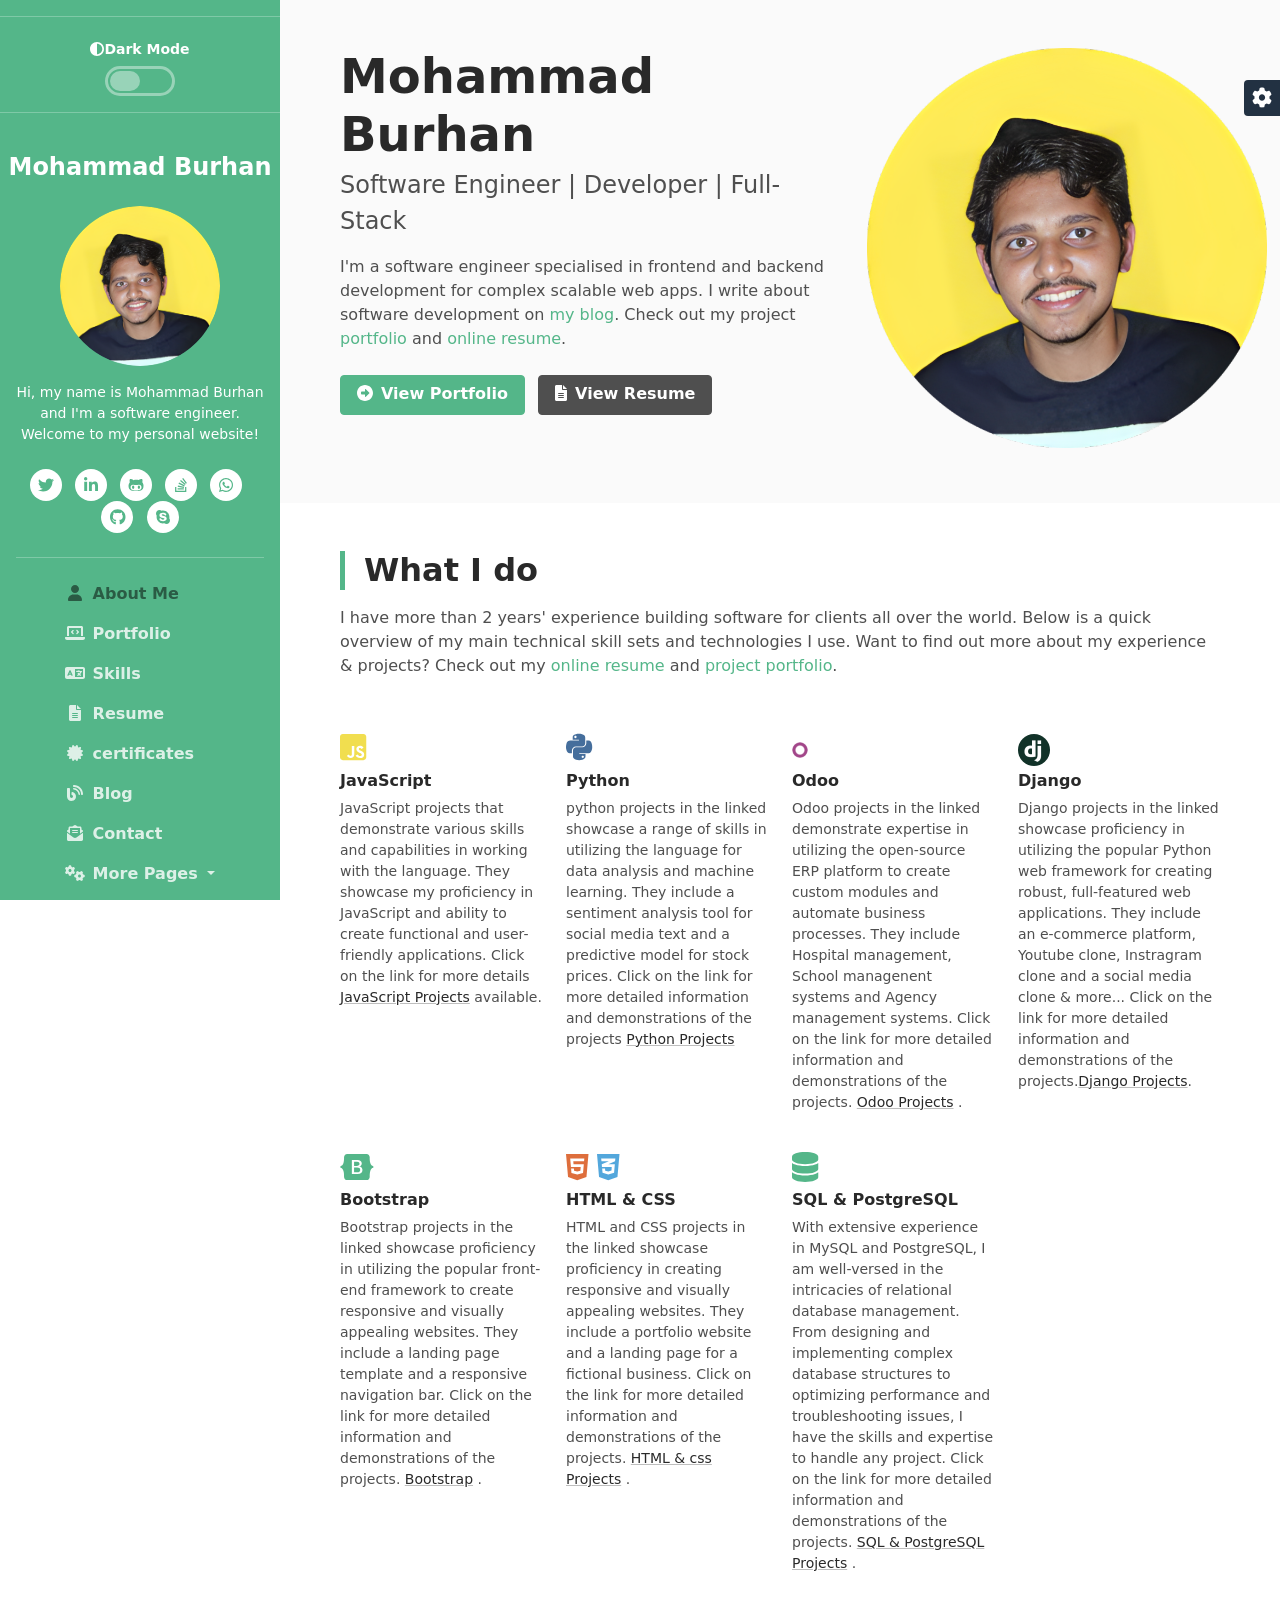
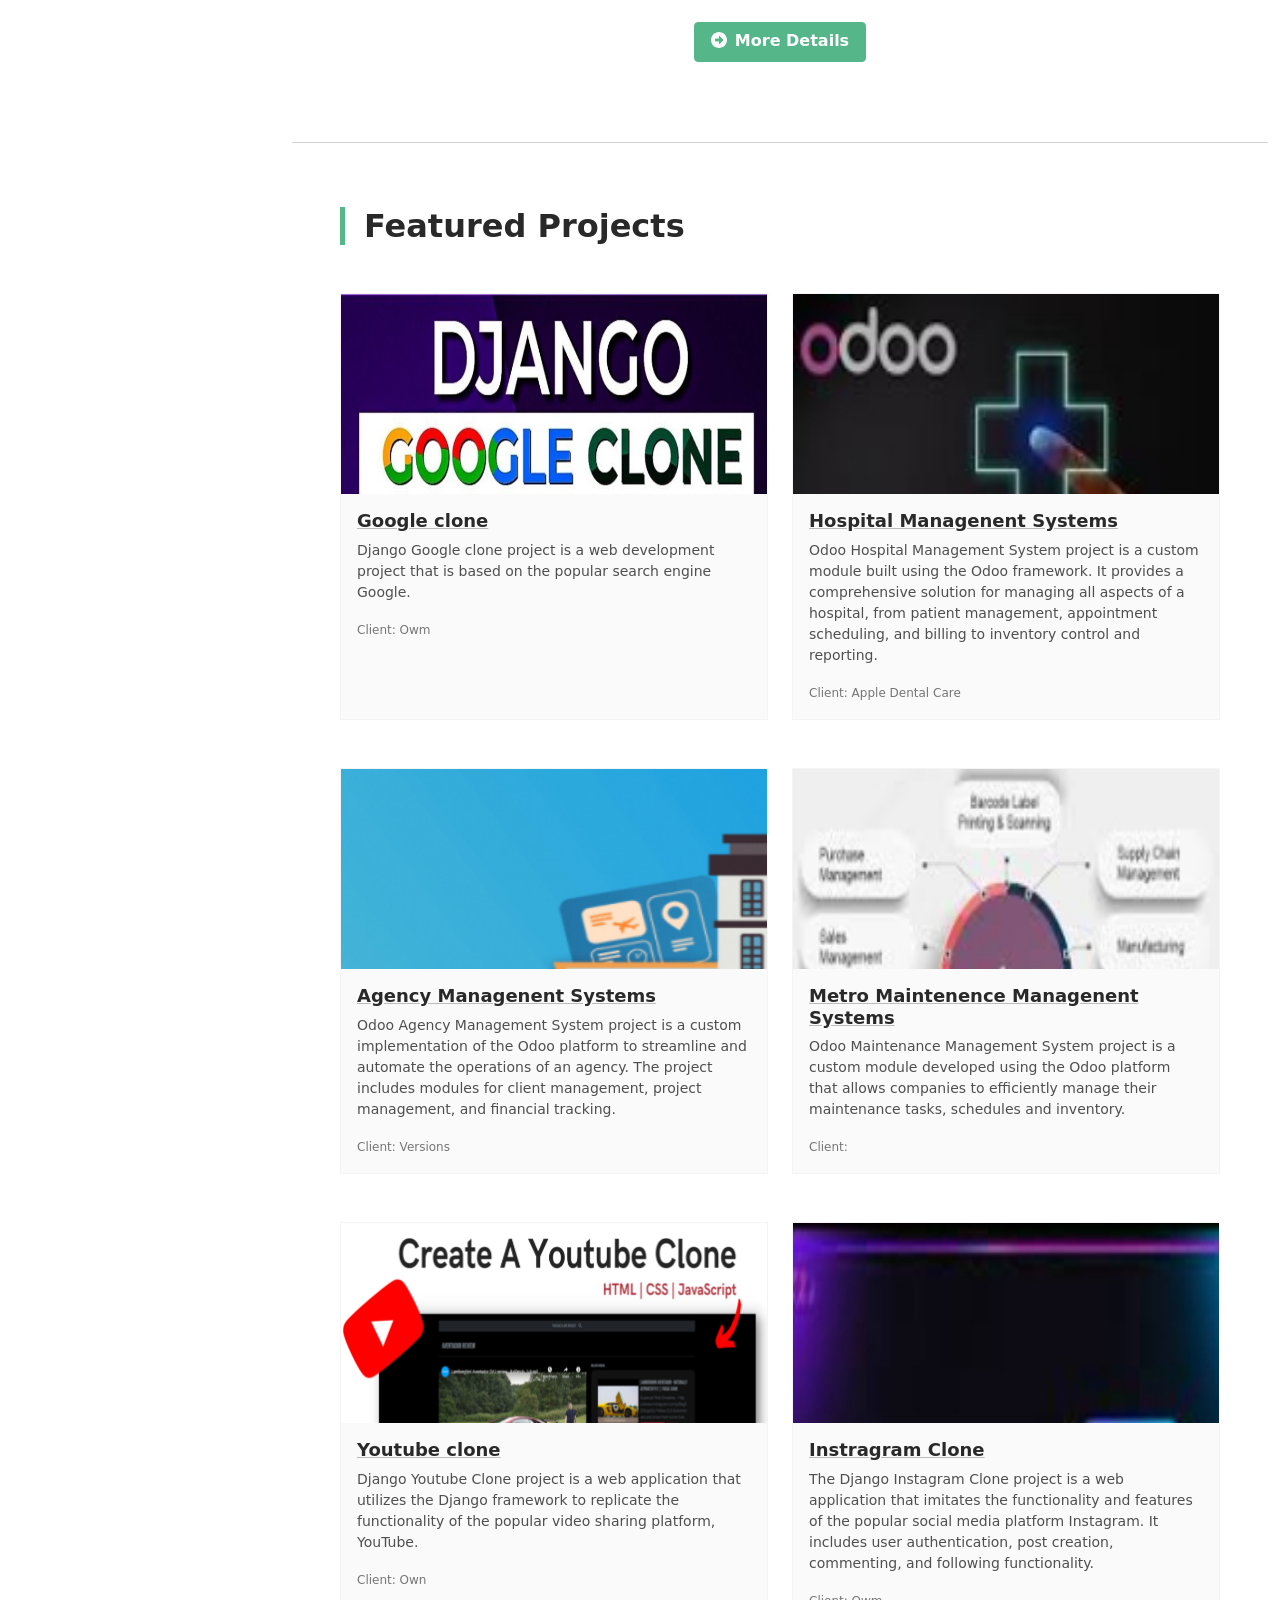
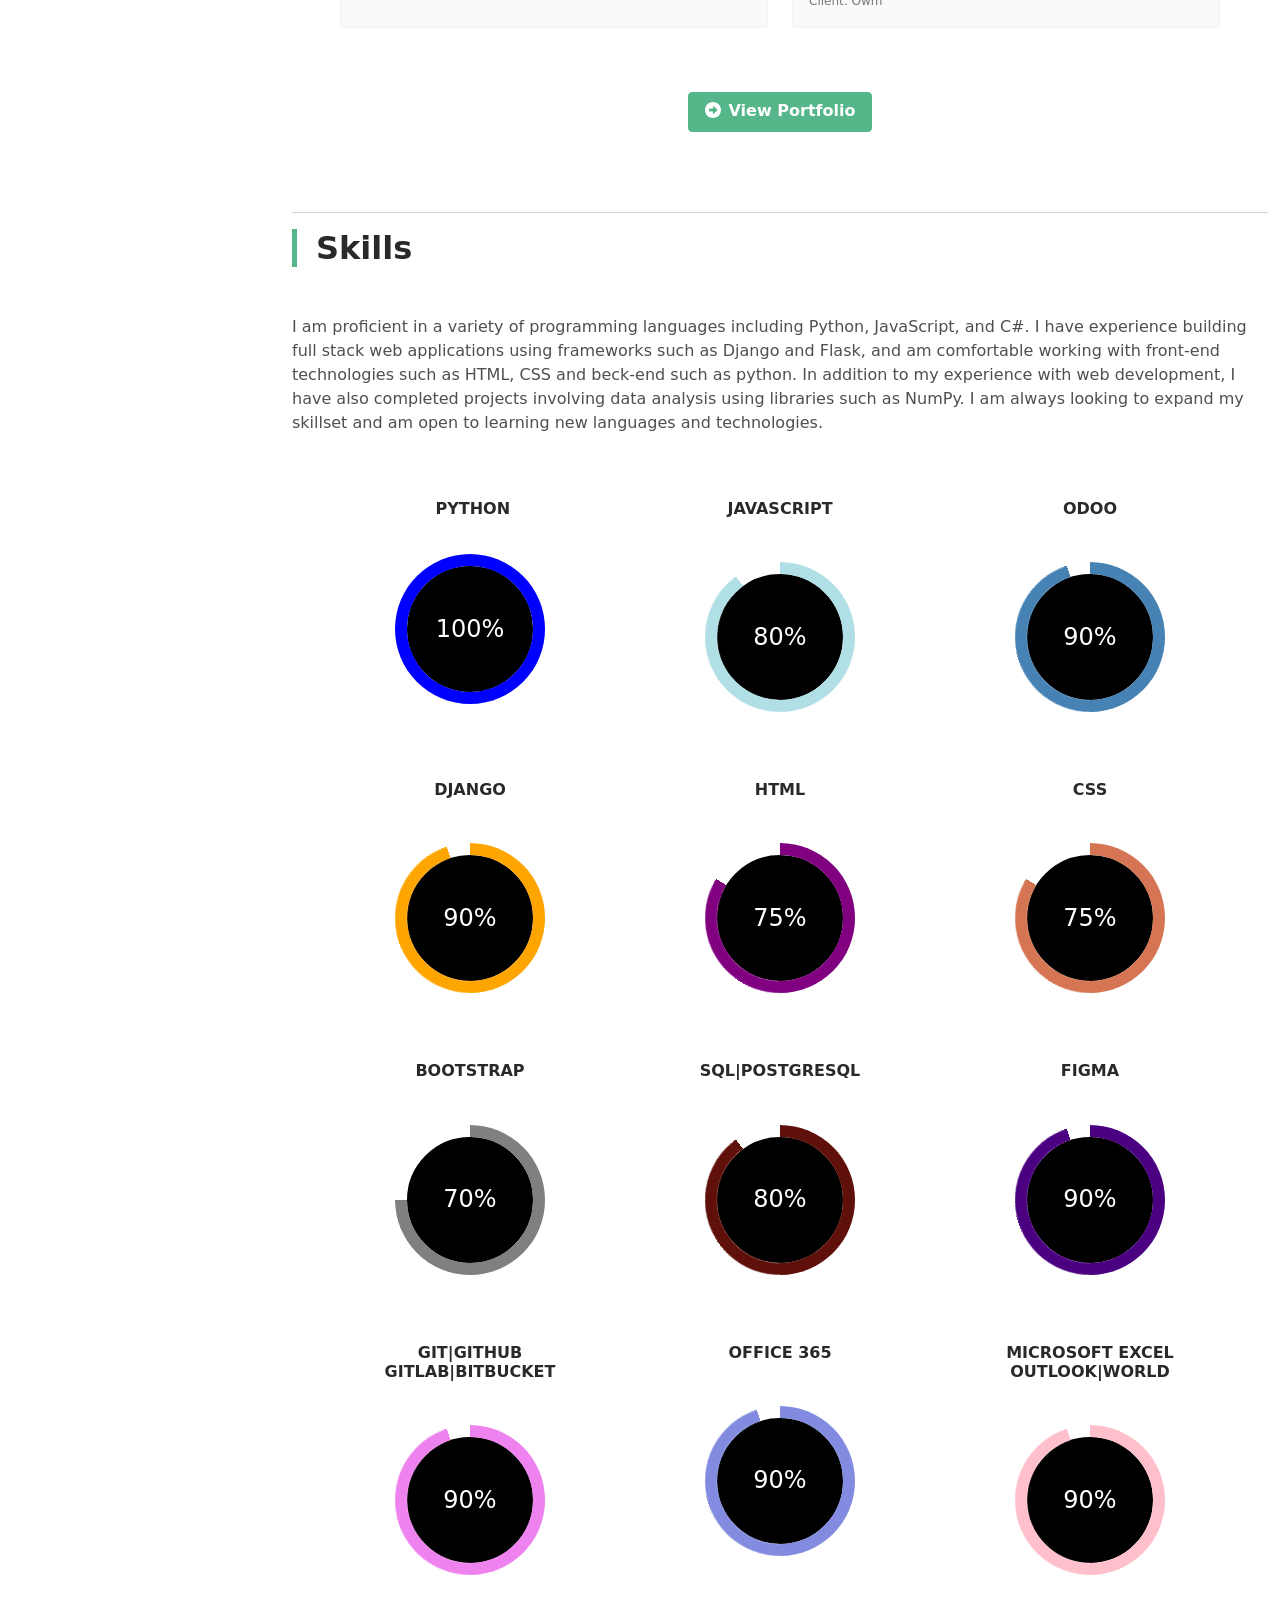
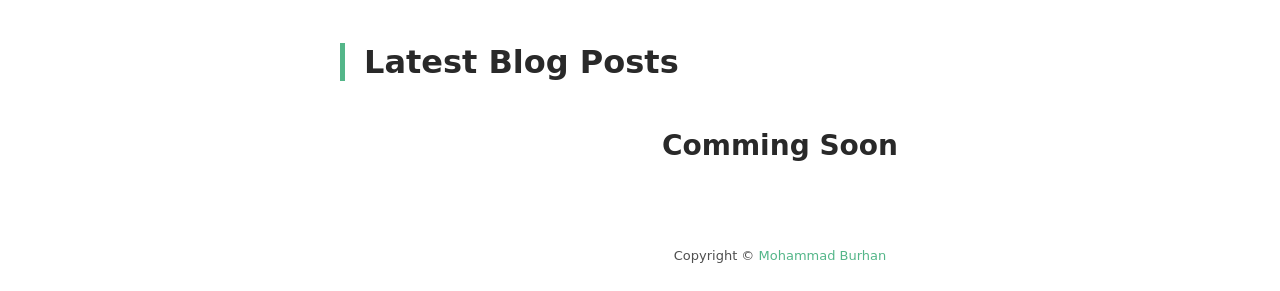
<file: index.html>
<!DOCTYPE html>
<html lang="en">

<head>
	<title>Mohammad Burhan</title>

	<!-- Meta -->
	<meta charset="utf-8">
	<meta http-equiv="X-UA-Compatible" content="IE=edge">
	<meta name="viewport" content="width=device-width, initial-scale=1.0">
	<meta name="description" content="">
	<meta name="author" content="">
	<link rel="shortcut icon" href="favicon.ico">

	<!-- Google Fonts -->
	<link href="https://fonts.googleapis.com/css?family=Roboto:300,400,500,700" rel="stylesheet">

	<!-- FontAwesome JS -->
	<script defer src="assets/fontawesome/js/all.js"></script>

	<!-- Plugin CSS -->
	<link rel="stylesheet" href="assets/plugins/tiny-slider/tiny-slider.css">

	<!-- Theme CSS -->
	<link id="theme-style" rel="stylesheet" href="assets/css/theme-1.css">
	<link id="theme-style" rel="stylesheet" href="assets/css/skill.css">

</head>

<body oncontextmenu="return false;">



	<div class="main-wrapper">
		<section class="about-me-section p-3 p-lg-5 theme-bg-light">
			<header class="header text-center">
				<div class="dark-mode-toggle">
					<hr class="mb-4">
					<h4 class="toggle-name"><i class="fas fa-adjust"></i>Dark Mode</h4>

					<input class="toggle" id="darkmode" type="checkbox">
					<label class="toggle-btn mx-auto mb-0" for="darkmode"></label>
					<hr>

				</div><!--//dark-mode-toggle-->
				<div class="force-overflow">
					<h1 class="blog-name pt-lg-4 mb-0"><a class="no-text-decoration" href="index.html">Mohammad
							Burhan</a></h1>

					<nav class="navbar navbar-expand-lg navbar-dark">

						<button class="navbar-toggler" type="button" data-bs-toggle="collapse"
							data-bs-target="#navigation" aria-controls="navigation" aria-expanded="false"
							aria-label="Toggle navigation">
							<span class="navbar-toggler-icon"></span>
						</button>

						<div id="navigation" class="collapse navbar-collapse flex-column">
							<div class="profile-section pt-3 pt-lg-0">
								<img class="profile-image mb-3 rounded-circle mx-auto" src="assets/images/profile.png"
									alt="image">

								<div class="bio mb-3">Hi, my name is Mohammad Burhan and I'm a software engineer.
									Welcome to my
									personal website!</div><!--//bio-->
								<ul class="social-list list-inline py-2 mx-auto">
									<li class="list-inline-item"><a href="#"><i class="fab fa-twitter fa-fw"></i></a>
									</li>
									<li class="list-inline-item"><a
											href="https://www.linkedin.com/in/burhanmohammad/"><i
												class="fab fa-linkedin-in fa-fw"></i></a></li>
									<li class="list-inline-item"><a href="https://github.com/BurhanMohammad"><i
												class="fab fa-github-alt fa-fw"></i></a></li>
									<li class="list-inline-item"><a href="#"><i
												class="fab fa-stack-overflow fa-fw"></i></a>
									</li>
									<li class="list-inline-item"><a href="https://wa.me/917036037203"><i
												class="fa-brands fa-whatsapp"></i></a></li>
									<li class="list-inline-item"><a href="https://github.com/BurhanMohammad"><i
												class="fa-brands fa-github"></i></a></li>
									<li class="list-inline-item"><a href="https://join.skype.com/invite/yjbxl233XgfF"><i
												class="fa-brands fa-skype"></i></a></li>

								</ul><!--//social-list-->


								<hr>
							</div><!--//profile-section-->


							<ul class="navbar-nav flex-column text-start">
								<li class="nav-item">
									<a class="nav-link scrollto active" href="index.html"><i
											class="fas fa-user fa-fw me-2"></i>About
										Me<span class="sr-only"></span></a>
								</li>
								<li class="nav-item">
									<a class="nav-link scrollto" href="portfolio.html"><i
											class="fas fa-laptop-code fa-fw me-2"></i>Portfolio</a>
								</li>
								<!-- <li class="nav-item">
									<a class="nav-link scrollto" href="services.html"><i
											class="fas fa-briefcase fa-fw me-2"></i>Services
										&amp; Pricing</a>
								</li> -->
								<li class="nav-item">
									<a class="nav-link scrollto" href="skills.html"><i
											class="fas fa-language fa-fw me-2"></i>Skills</a>
								</li>
								<li class="nav-item">
									<a class="nav-link scrollto" href="resume.html"><i
											class="fas fa-file-alt fa-fw me-2"></i>Resume</a>
								</li>
								<li class="nav-item">
									<a class="nav-link scrollto" href="certificates.html"><i
											class="fas fa-certificate fa-fw me-2"></i>certificates</a>
								</li>
								<li class="nav-item">
									<a class="nav-link scrollto" href="blog-home.html"><i
											class="fas fa-blog fa-fw me-2"></i>Blog</a>
								</li>
								<li class="nav-item scrollto">
									<a class="nav-link" href="contact.html"><i
											class="fas fa-envelope-open-text fa-fw me-2"></i>Contact</a>
								</li>
								<li class="nav-item dropdown">
									<a class="nav-link dropdown-toggle" href="#" id="navbarDropdown" role="button"
										data-bs-toggle="dropdown" aria-expanded="false">
										<i class="fas fa-cogs fa-fw me-2"></i>More Pages
									</a>
									<ul class="dropdown-menu" aria-labelledby="navbarDropdown">
										<li><a class="dropdown-item" href="project.html">Project Page</a></li>
										<li><a class="dropdown-item" href="blog-home.html">Blog Home 1</a></li>
										<li><a class="dropdown-item" href="blog-home-alt.html">Blog Home 2</a></li>
										<li><a class="dropdown-item" href="blog-post.html">Blog Post</a></li>
									</ul>
								</li>
							</ul>

							<div class="my-2">
								<a class="btn btn-primary" href="contact.html" target="_blank"><i
										class="fas fa-paper-plane me-2"></i>Hire Me</a>
							</div>

						</div>
					</nav>
				</div><!--//force-overflow-->
			</header>
			<div class="container">
				<div class="profile-teaser row">

					<div class="col">
						<h2 class="name font-weight-bold mb-1">Mohammad Burhan</h2>
						<div class="tagline mb-3">Software Engineer | Developer | Full-Stack</div>
						<div class="bio mb-4">I'm a software engineer specialised in frontend and backend development
							for complex scalable web apps. I write about software development on <a class="text-link"
								href="blog-home.html">my blog</a>. Check out
							my project <a class="text-link" href="portfolio.html">portfolio</a> and <a class="text-link"
								href="resume.html">online resume</a>.
						</div><!--//bio-->
						<div class="mb-4">
							<a class="btn btn-primary me-2 mb-3" href="portfolio.html"><i
									class="fas fa-arrow-alt-circle-right me-2"></i><span
									class="d-none d-md-inline">View</span> Portfolio</a>
							<a class="btn btn-secondary mb-3" href="resume.html"><i
									class="fas fa-file-alt me-2"></i><span class="d-none d-md-inline">View</span>
								Resume</a>
						</div>
					</div><!--//col-->

					<div class="col-md-5 col-lg-5">
						<img class="profile-image img-fluid mb-3 mb-lg-0 me-md-0" src="assets/images/profile.png"
							alt="">
					</div>
				</div>
			</div>
		</section><!--//about-me-section-->

		<section class="overview-section p-3 p-lg-5">
			<div class="container">
				<h2 class="section-title font-weight-bold mb-3">What I do</h2>
				<div class="section-intro mb-5">I have more than 2 years' experience building software for clients all
					over the world. Below is a quick overview of my main technical skill sets and technologies I use.
					Want to find out more about my experience & projects? Check out my <a class="text-link"
						href="resume.html">online resume</a> and <a class="text-link" href="portfolio.html">project
						portfolio</a>.</div>
				<div class="row">
					<div class="item col-6 col-lg-3">
						<div class="item-inner">
							<div class="item-icon"><i class="fab fa-js-square"></i></div>
							<h3 class="item-title">JavaScript</h3>
							<div class="item-desc">JavaScript projects that demonstrate various skills and capabilities
								in working with the language.
								They showcase my proficiency in JavaScript and ability to create functional and
								user-friendly applications.
								Click on the link for more details
								<a class="theme-link" href="project.html" target="_blank">JavaScript Projects</a>
								available.
							</div>
						</div><!--//item-inner-->
					</div><!--//item-->
					<div class="item col-6 col-lg-3">
						<div class="item-inner">
							<div class="item-icon"><i class="fab fa-python me-2"></i></div>
							<h3 class="item-title">Python</h3>
							<div class="item-desc">python projects in the linked showcase a range of skills in utilizing
								the language for data analysis and machine learning. They include a sentiment analysis
								tool for social media text and a predictive model for stock prices.
								Click on the link for more detailed information and demonstrations of the projects
								<a class="theme-link" href="project.html" target="_blank">Python Projects</a>
							</div>
						</div><!--//item-inner-->
					</div><!--//item-->

					<div class="item col-6 col-lg-3">
						<div class="item-inner">
							<div class="item-icon"><img class="rounded-circle" src="assets/images/favicon.ico"
									alt="image"></div>
							<h3 class="item-title">Odoo</h3>
							<div class="item-desc">Odoo projects in the linked demonstrate expertise in utilizing the
								open-source ERP platform to create custom modules and automate business processes.
								They include Hospital management, School managenent systems and Agency management
								systems.
								Click on the link for more detailed information and demonstrations of the projects. <a
									class="theme-link" href="project.html" target="_blank">Odoo Projects</a>
								.</div>
						</div><!--//item-inner-->
					</div><!--//item-->

					<div class="item col-6 col-lg-3">
						<div class="item-inner">
							<div class="item-icon"><img class="rounded-circle"
									src="assets/images/favicon.6dbf28c0650e.ico" alt="image"></div>
							<h3 class="item-title">Django</h3>
							<div class="item-desc">Django projects in the linked showcase proficiency in utilizing the
								popular Python web framework for creating robust, full-featured web applications.
								They include an e-commerce platform, Youtube clone, Instragram clone and a social media
								clone & more...
								Click on the link for more detailed information and demonstrations of the projects.<a
									class="theme-link" href="" target="_blank">Django Projects</a>.

							</div>
						</div><!--//item-inner-->
					</div><!--//item-->
					<div class="item col-6 col-lg-3">
						<div class="item-inner">
							<div class="item-icon"><i class="fab fa-bootstrap"></i></div>
							<h3 class="item-title">Bootstrap</h3>
							<div class="item-desc">Bootstrap projects in the linked showcase proficiency in utilizing
								the popular front-end framework to create responsive and visually appealing websites.
								They include a landing page template and a responsive navigation bar. Click on the link
								for more detailed information and demonstrations of the projects. <a class="theme-link"
									href="project.html" target="_blank">Bootstrap</a>
								.
							</div>
						</div><!-- //item-inner -->
					</div><!-- //item -->
					<!-- <div class="item col-6 col-lg-3">
						<div class="item-inner">
							<div class="item-icon"><i class="fab fa-npm me-2"></i><i class="fab fa-gulp me-2"></i><i
									class="fab fa-grunt"></i></div>
							<h3 class="item-title">npm, Gulp &amp; Grunt</h3>
							<div class="item-desc">List skills/technologies here. You can change the icon above to any
								of the 1500+ <a class="theme-link" href="https://fontawesome.com/"
									target="_blank">FontAwesome 5 free icons</a> available. Aenean commodo ligula eget
								dolor. </div>
						</div>//item-inner
					</div>//item -->
					<div class="item col-6 col-lg-3">
						<div class="item-inner">
							<div class="item-icon"><i class="fab fa-html5 me-2"></i><i class="fab fa-css3-alt"></i>
							</div>
							<h3 class="item-title">HTML &amp; CSS</h3>
							<div class="item-desc">HTML and CSS projects in the linked showcase proficiency in creating
								responsive and visually appealing websites. They include a portfolio website and a
								landing page for a fictional business. Click on the link for more detailed information
								and demonstrations of the projects. <a class="theme-link" href="project.html"
									target="_blank">HTML & css Projects</a>

								. </div>
						</div><!--//item-inner-->
					</div><!--//item-->
					<div class="item col-6 col-lg-3">
						<div class="item-inner">
							<div class="item-icon"><i class="fas fa-database"></i>
							</div>
							<h3 class="item-title">SQL &amp; PostgreSQL</h3>
							<div class="item-desc">With extensive experience in MySQL and PostgreSQL, I am
								well-versed in the intricacies of relational database management. From designing and
								implementing complex database structures to optimizing performance and troubleshooting
								issues, I have the skills and expertise to handle any project. Click on the link for
								more detailed information
								and demonstrations of the projects. <a class="theme-link" href="project.html"
									target="_blank">SQL & PostgreSQL Projects</a>

								. </div>
						</div><!--//item-inner-->
					</div><!--//item-->
					<!-- <div class="item col-6 col-lg-3">
						<div class="item-inner">
							<div class="item-icon"><i class="fab fa-sass me-2"></i><i class="fab fa-less"></i></div>
							<h3 class="item-title">Sass &amp; LESS</h3>
							<div class="item-desc">List skills/technologies here. You can change the icon above to any
								of the 1500+ <a class="theme-link" href="https://fontawesome.com/"
									target="_blank">FontAwesome 5 free icons</a> available. Aenean commodo ligula eget
								dolor. </div>
						</div>//item-inner
					</div>//item -->
				</div><!--//row-->
				<div class="text-center py-3"><a href="project.html" class="btn btn-primary"><i
							class="fas fa-arrow-alt-circle-right me-2"></i>More Details

					</a></div>

			</div><!--//container-->
		</section>

		<div class="container">
			<hr>
		</div>

		<!-- <section class="testimonials-section p-3 p-lg-5">
			<div class="container">
				<h2 class="section-title font-weight-bold mb-5">Testimonials</h2>

				<div class="testiomonial-carousel-container">
					<div class="testimonial-carousel  tiny-slider">
						<div class="item">
							<div class="item-inner">
								<div class="quote-holder">
									<blockquote class="quote-content">
										Simon is a brilliant software engineer! Lorem ipsum dolor sit amet, consectetuer
										adipiscing elit. Aenean commodo ligula eget dolor. Aenean massa. Cum sociis
										natoque penatibus et magnis.
									</blockquote>
									<i class="fas fa-quote-left"></i>
								</div>//quote-holder
								<div class="source-holder">
									<div class="source-profile">
										<img src="assets/images/clients/profile-1.png" alt="image" />
									</div>
									<div class="meta">
										<div class="name">Brandon James</div>
										<div class="info">Project Manager, Google</div>
									</div>
								</div>
							</div>//item-inner
						</div>//item

						<div class="item">
							<div class="item-inner">
								<div class="quote-holder">
									<blockquote class="quote-content">
										Simon is a brilliant software engineer! Lorem ipsum dolor sit amet, consectetuer
										adipiscing elit. Aenean commodo ligula eget dolor. Aenean massa. Cum sociis
										natoque penatibus et magnis.
									</blockquote>
									<i class="fas fa-quote-left"></i>
								</div>//quote-holder
								<div class="source-holder">
									<div class="source-profile">
										<img src="assets/images/clients/profile-2.png" alt="image" />
									</div>
									<div class="meta">
										<div class="name">Kate Sanders</div>
										<div class="info">Project Manager, Uber</div>
									</div>
								</div>
							</div>//item-inner
						</div>//item

						<div class="item">
							<div class="item-inner">
								<div class="quote-holder">
									<blockquote class="quote-content">
										Simon is a brilliant software engineer! Lorem ipsum dolor sit amet, consectetuer
										adipiscing elit. Aenean commodo ligula eget dolor. Aenean massa. Cum sociis
										natoque penatibus et magnis.
									</blockquote>
									<i class="fas fa-quote-left"></i>
								</div>//quote-holder
								<div class="source-holder">
									<div class="source-profile">
										<img src="assets/images/clients/profile-3.png" alt="image" />
									</div>
									<div class="meta">
										<div class="name">James Lee</div>
										<div class="info">Product Manager, Amazon</div>
									</div>
								</div>
							</div>//item-inner
						</div>//item

						<div class="item">
							<div class="item-inner">
								<div class="quote-holder">
									<blockquote class="quote-content">
										Simon is a brilliant software engineer! Lorem ipsum dolor sit amet, consectetuer
										adipiscing elit. Aenean commodo ligula eget dolor. Aenean massa. Cum sociis
										natoque penatibus et magnis.
									</blockquote>
									<i class="fas fa-quote-left"></i>
								</div>//quote-holder
								<div class="source-holder">
									<div class="source-profile">
										<img src="assets/images/clients/profile-4.png" alt="image" />
									</div>
									<div class="meta">
										<div class="name">James Lee</div>
										<div class="info">Product Manager, Amazon</div>
									</div>
								</div>
							</div>//item-inner
						</div>//item

						<div class="item">
							<div class="item-inner">
								<div class="quote-holder">
									<blockquote class="quote-content">
										Simon is a brilliant software engineer! Lorem ipsum dolor sit amet, consectetuer
										adipiscing elit. Aenean commodo ligula eget dolor. Aenean massa. Cum sociis
										natoque penatibus et magnis.
									</blockquote>
									<i class="fas fa-quote-left"></i>
								</div>//quote-holder
								<div class="source-holder">
									<div class="source-profile">
										<img src="assets/images/clients/profile-5.png" alt="image" />
									</div>
									<div class="meta">
										<div class="name">Olivia White</div>
										<div class="info">Product Manager, Dropbox</div>
									</div>
								</div>
							</div>//item-inner
						</div>//item

						<div class="item">
							<div class="item-inner">
								<div class="quote-holder">
									<blockquote class="quote-content">
										Simon is a brilliant software engineer! Lorem ipsum dolor sit amet, consectetuer
										adipiscing elit. Aenean commodo ligula eget dolor. Aenean massa. Cum sociis
										natoque penatibus et magnis.
									</blockquote>
									<i class="fas fa-quote-left"></i>
								</div>//quote-holder
								<div class="source-holder">
									<div class="source-profile">
										<img src="assets/images/clients/profile-6.png" alt="image" />
									</div>
									<div class="meta">
										<div class="name">Samuel Reyes</div>
										<div class="info">CTO, StartupHub</div>
									</div>
								</div>
							</div>//item-inner
						</div>//item
					</div>//testimonial-carousel
				</div>//testimonial-carousel-container
			</div>//container
		</section>//testimonials-section -->

		<!-- <div class="container">
			<hr>
		</div> -->

		<section class="featured-section p-3 p-lg-5">
			<div class="container">
				<h2 class="section-title font-weight-bold mb-5">Featured Projects</h2>
				<div class="row">
					<div class="col-md-6 mb-5">
						<div class="card project-card">
							<div class="row no-gutters">
								<div class="card-img-holder">
									<img src="assets/images/project/project-1.jpg" class="card-img" alt="image">
								</div>
								<div class="">
									<div class="card-body">
										<h5 class="card-title"><a href="project.html" class="theme-link">Google
												clone</a></h5>
										<p class="card-text">Django Google clone project is a web development project
											that is based on the popular search engine Google.</p>
										<p class="card-text"><small class="text-muted">Client: Owm</small></p>
									</div>
								</div>
							</div>
							<div class="link-mask">
								<a class="link-mask-link" href="project.html"></a>
								<div class="link-mask-text">
									<a class="btn btn-secondary" href="project.html">
										<i class="fas fa-eye me-2"></i>View Case Study
									</a>
								</div>
							</div><!--//link-mask-->
						</div><!--//card-->
					</div><!--//col-->
					<div class="col-md-6 mb-5">
						<div class="card project-card">
							<div class="row no-gutters">
								<div class="card-img-holder">
									<img src="assets/images/project/project-2.jpg" class="card-img" alt="image">
								</div>
								<div class="">
									<div class="card-body">
										<h5 class="card-title"><a href="project.html" class="theme-link">Hospital
												Managenent Systems</a></h5>
										<p class="card-text">Odoo Hospital Management System project is a custom module
											built using the Odoo framework. It provides a comprehensive solution for
											managing all aspects of a hospital, from patient management, appointment
											scheduling, and billing to inventory control and reporting.</p>
										<p class="card-text"><small class="text-muted">Client: Apple Dental Care</small>
										</p>
									</div>
								</div>
							</div>
							<div class="link-mask">
								<a class="link-mask-link" href="project.html"></a>
								<div class="link-mask-text">
									<a class="btn btn-secondary" href="project.html">
										<i class="fas fa-eye me-2"></i>View Case Study
									</a>
								</div>
							</div><!--//link-mask-->
						</div><!--//card-->
					</div><!--//col-->
					<div class="col-md-6 mb-5">
						<div class="card project-card">
							<div class="row no-gutters">
								<div class="card-img-holder">
									<img src="assets/images/project/project-3.jpg" class="card-img" alt="image">
								</div>
								<div class="">
									<div class="card-body">
										<h5 class="card-title"><a href="project.html" class="theme-link">Agency
												Managenent Systems</a></h5>
										<p class="card-text">Odoo Agency Management System project is a custom
											implementation of the Odoo platform to streamline and automate the
											operations of an agency. The project includes modules for client management,
											project management, and financial tracking. </p>
										<p class="card-text"><small class="text-muted">Client: Versions</small></p>
									</div>
								</div>
							</div>
							<div class="link-mask">
								<a class="link-mask-link" href="project.html"></a>
								<div class="link-mask-text">
									<a class="btn btn-secondary" href="project.html">
										<i class="fas fa-eye me-2"></i>View Case Study
									</a>
								</div>
							</div><!--//link-mask-->
						</div><!--//card-->
					</div><!--//col-->
					<div class="col-md-6 mb-5">
						<div class="card project-card">
							<div class="row no-gutters">
								<div class="card-img-holder">
									<img src="assets/images/project/project-4.jpg" class="card-img" alt="image">
								</div>
								<div class="">
									<div class="card-body">
										<h5 class="card-title"><a href="project.html" class="theme-link">Metro
												Maintenence Managenent Systems</a></h5>
										<p class="card-text">Odoo Maintenance Management System project is a custom
											module developed using the Odoo platform that allows companies to
											efficiently manage their maintenance tasks, schedules and inventory.</p>
										<p class="card-text"><small class="text-muted">Client: </small></p>
									</div>
								</div>
							</div>
							<div class="link-mask">
								<a class="link-mask-link" href="project.html"></a>
								<div class="link-mask-text">
									<a class="btn btn-secondary" href="project.html">
										<i class="fas fa-eye me-2"></i>View Case Study
									</a>
								</div>
							</div><!--//link-mask-->
						</div><!--//card-->
					</div><!--//col-->

					<div class="col-md-6 mb-5">
						<div class="card project-card">
							<div class="row no-gutters">
								<div class="card-img-holder">
									<img src="assets/images/project/project-5.jpg" class="card-img" alt="image">
								</div>
								<div class="">
									<div class="card-body">
										<h5 class="card-title"><a href="project.html" class="theme-link">Youtube
												clone</a></h5>
										<p class="card-text">Django Youtube Clone project is a web application that
											utilizes the Django framework to replicate the functionality of the popular
											video sharing platform, YouTube.</p>
										<p class="card-text"><small class="text-muted">Client: Own</small></p>
									</div>
								</div>
							</div>
							<div class="link-mask">
								<a class="link-mask-link" href="project.html"></a>
								<div class="link-mask-text">
									<a class="btn btn-secondary" href="project.html">
										<i class="fas fa-eye me-2"></i>View Case Study
									</a>
								</div>
							</div><!--//link-mask-->
						</div><!--//card-->
					</div><!--//col-->
					<div class="col-md-6 mb-5">
						<div class="card project-card">
							<div class="row no-gutters">
								<div class="card-img-holder">
									<img src="assets/images/project/project-6.jpg" class="card-img" alt="image">
								</div>
								<div class="">
									<div class="card-body">
										<h5 class="card-title"><a href="project.html" class="theme-link">Instragram
												Clone</a></h5>
										<p class="card-text">The Django Instagram Clone project is a web application
											that imitates the functionality and features of the popular social media
											platform Instagram. It includes user authentication, post creation,
											commenting, and following functionality. </p>
										<p class="card-text"><small class="text-muted">Client: Owm</small></p>
									</div>
								</div>
							</div>
							<div class="link-mask">
								<a class="link-mask-link" href="project.html"></a>
								<div class="link-mask-text">
									<a class="btn btn-secondary" href="project.html">
										<i class="fas fa-eye me-2"></i>View Case Study
									</a>
								</div>
							</div><!--//link-mask-->
						</div><!--//card-->
					</div><!--//col-->


				</div><!--//row-->
				<div class="text-center py-3"><a href="portfolio.html" class="btn btn-primary"><i
							class="fas fa-arrow-alt-circle-right me-2"></i>View Portfolio</a></div>

			</div><!--//container-->
		</section><!--//featured-section-->

		<div class="container">
			<hr>
		</div>
		<section id="skills" class="skills section-bg">
			<div class="container">

				<div class="">
					<h2 class="section-title font-weight-bold mb-5">Skills</h2>
					<p>I am proficient in a variety of programming languages including Python, JavaScript, and C#. I
						have
						experience building full stack web applications using frameworks such as Django and Flask, and
						am
						comfortable working with front-end technologies such as HTML, CSS and beck-end such as python.
						In addition to my experience
						with web development, I have also completed projects involving data analysis using
						libraries such as NumPy. I am always looking to expand my skillset and am open to learning
						new languages and technologies.</p>
				</div>

				<div class="row d-flex justify-content-center mt-100">

					<div class="col-auto">
						<div class=" rounded-lg p-5 ">
							<h2 class="h6 font-weight-bold text-center mb-3">&nbsp;PYTHON</h2>
							<div class="progress blue">
								<span class="progress-left">
									<span class="progress-bar"></span>
								</span>
								<span class="progress-right">
									<span class="progress-bar"></span>
								</span>
								<div class="progress-value">100%</div>
							</div>
						</div>
					</div>
					<div class="col-auto">
						<div class=" rounded-lg p-5 ">
							<h2 class="h6 font-weight-bold text-center mb-4">JAVASCRIPT</h2>
							<div class="progress powderblue">
								<span class="progress-left">
									<span class="progress-bar"></span>
								</span>
								<span class="progress-right">
									<span class="progress-bar"></span>
								</span>
								<div class="progress-value">80%</div>
							</div>
						</div>
					</div>



					<div class="col-auto">
						<div class=" rounded-lg p-5 ">
							<h2 class="h6 font-weight-bold text-center mb-4">ODOO</h2>

							<div class="progress steelblue">
								<span class="progress-left">
									<span class="progress-bar"></span>
								</span>
								<span class="progress-right">
									<span class="progress-bar"></span>
								</span>
								<div class="progress-value">90%</div>
							</div>

						</div>
					</div>

					<div class="col-auto">
						<div class=" rounded-lg p-5 ">
							<h2 class="h6 font-weight-bold text-center mb-4">DJANGO</h2>
							<div class="progress orange">
								<span class="progress-left">
									<span class="progress-bar"></span>
								</span>
								<span class="progress-right">
									<span class="progress-bar"></span>
								</span>
								<div class="progress-value">90%</div>
							</div>
						</div>
					</div>
					<div class="col-auto">
						<div class=" rounded-lg p-5 ">
							<h2 class="h6 font-weight-bold text-center mb-4">HTML</h2>
							<div class="progress purple">
								<span class="progress-left">
									<span class="progress-bar"></span>
								</span>
								<span class="progress-right">
									<span class="progress-bar"></span>
								</span>
								<div class="progress-value">75%</div>
							</div>
						</div>
					</div>

					<div class="col-auto">
						<div class=" rounded-lg p-5 ">
							<h2 class="h6 font-weight-bold text-center mb-4">CSS</h2>
							<div class="progress black">
								<span class="progress-left">
									<span class="progress-bar"></span>
								</span>
								<span class="progress-right">
									<span class="progress-bar"></span>
								</span>
								<div class="progress-value">75%</div>
							</div>
						</div>
					</div>

					<div class="col-auto">
						<div class=" rounded-lg p-5 ">
							<h2 class="h6 font-weight-bold text-center mb-4">BOOTSTRAP</h2>
							<div class="progress gray">
								<span class="progress-left">
									<span class="progress-bar"></span>
								</span>
								<span class="progress-right">
									<span class="progress-bar"></span>
								</span>
								<div class="progress-value">70%</div>
							</div>
						</div>
					</div>

					<div class="col-auto">
						<div class=" rounded-lg p-5 ">
							<h2 class="h6 font-weight-bold text-center mb-4">SQL|POSTGRESQL</h2>

							<div class="progress red">
								<span class="progress-left">
									<span class="progress-bar"></span>
								</span>
								<span class="progress-right">
									<span class="progress-bar"></span>
								</span>
								<div class="progress-value">80%</div>
							</div>
						</div>
					</div>

					<div class="col-auto">
						<div class=" rounded-lg p-5 ">
							<h2 class="h6 font-weight-bold text-center mb-4">FIGMA</h2>
							<div class="progress indigo">
								<span class="progress-left">
									<span class="progress-bar"></span>
								</span>
								<span class="progress-right">
									<span class="progress-bar"></span>
								</span>
								<div class="progress-value">90%</div>
							</div>
						</div>
					</div>

					<div class="col-auto">
						<div class=" rounded-lg p-5 ">
							<h2 class="h6 font-weight-bold text-center mb-4">GIT|GITHUB<br>GITLAB|BITBUCKET</h2>
							<div class="progress violet">
								<span class="progress-left">
									<span class="progress-bar"></span>
								</span>
								<span class="progress-right">
									<span class="progress-bar"></span>
								</span>
								<div class="progress-value">90%</div>
							</div>
						</div>
					</div>

					<div class="col-auto">
						<div class=" rounded-lg p-5 ">
							<h2 class="h6 font-weight-bold text-center mb-4">OFFICE 365</h2>
							<div class="progress green">
								<span class="progress-left">
									<span class="progress-bar"></span>
								</span>
								<span class="progress-right">
									<span class="progress-bar"></span>
								</span>
								<div class="progress-value">90%</div>
							</div>
						</div>
					</div>

					<div class="col-auto">
						<div class=" rounded-lg p-5 ">
							<h2 class="h6 font-weight-bold text-center mb-4">MICROSOFT EXCEL<br>OUTLOOK|WORLD</h2>
							<div class="progress pink">
								<span class="progress-left">
									<span class="progress-bar"></span>
								</span>
								<span class="progress-right">
									<span class="progress-bar"></span>
								</span>
								<div class="progress-value">90%</div>
							</div>
						</div>
					</div>



				</div>

			</div>
		</section>

		<section class="latest-blog-section p-3 p-lg-5">
			<div class="container">
				<h2 class="section-title font-weight-bold mb-5">Latest Blog Posts</h2>

				<h3 class="text-center">Comming Soon</h3>


				<!-- <div class="row">
					
					<div class="col-md-4 mb-5">
						<div class="card blog-post-card">
							<img class="card-img-top" src="assets/images/blog/blog-post-thumb-card-1.jpg" alt="image">
							<div class="card-body">
								<h5 class="card-title"><a class="theme-link" href="blog-post.html">Top 3 JavaScript
										Frameworks</a></h5>
								<p class="card-text">Lorem ipsum dolor sit amet, consectetuer adipiscing elit. Aenean
									commodo ligula eget dolor. Aenean massa. Cum sociis natoque penatibus et magnis dis
									parturient...</p>
								<p class="mb-0"><a class="text-link" href="blog-post.html">Read more &rarr;</a></p>

							</div>
							<div class="card-footer">
								<small class="text-muted">Published 2 days ago</small>
							</div>
						</div>//card
					</div>//col
					<div class="col-md-4 mb-5">
						<div class="card blog-post-card">
							<img class="card-img-top" src="assets/images/blog/blog-post-thumb-card-2.jpg" alt="image">
							<div class="card-body">
								<h5 class="card-title"><a class="theme-link" href="blog-post.html">About Remote
										Working</a></h5>
								<p class="card-text">Lorem ipsum dolor sit amet, consectetuer adipiscing elit. Aenean
									commodo ligula eget dolor. Aenean massa. Cum sociis natoque penatibus et magnis dis
									parturient...</p>
								<p class="mb-0"><a class="text-link" href="blog-post.html">Read more &rarr;</a></p>
							</div>
							<div class="card-footer">
								<small class="text-muted">Published a week ago</small>

							</div>
						</div>//card
					</div>//col
					<div class="col-md-4 mb-5">
						<div class="card blog-post-card">
							<img class="card-img-top" src="assets/images/blog/blog-post-thumb-card-3.jpg" alt="image">
							<div class="card-body">
								<h5 class="card-title"><a class="theme-link" href="blog-post.html">A Guide to Becoming a
										Full-Stack Developer</a></h5>
								<p class="card-text">Lorem ipsum dolor sit amet, consectetuer adipiscing elit. Aenean
									commodo ligula eget dolor. Aenean massa. Cum sociis natoque penatibus et magnis dis
									parturient...</p>
								<p class="mb-0"><a class="text-link" href="blog-post.html">Read more &rarr;</a></p>
							</div>
							<div class="card-footer">
								<small class="text-muted">Published 3 weeks ago</small>
							</div>
						</div>//card
					</div>//col
				</div>//row -->
				<!-- <div class="text-center py-3"><a href="blog-hom.html" class="btn btn-primary"><i
							class="fas fa-arrow-alt-circle-right me-2"></i>View Blog</a></div> -->
			</div><!--//container-->

		</section><!--//latest-blog-section-->

		<footer class="footer text-center py-4">
			<small class="copyright">Copyright &copy; <a href="" target="_blank">Mohammad Burhan</a></small>
		</footer>

	</div><!--//main-wrapper-->



	<!-- *****CONFIGURE STYLE (REMOVE ON YOUR PRODUCTION SITE)****** -->
	<div id="config-panel" class="config-panel config-panel-hide d-none d-lg-block">
		<div class="panel-inner">
			<a id="config-trigger" class="config-trigger text-center" href="#"><i class="fas fa-cog mx-auto"
					data-fa-transform="down-6"></i></a>
			<h5 class="panel-title">Choose Colour</h5>
			<ul id="color-options" class="list-inline mb-0">
				<li class="theme-1 active list-inline-item"><a data-style="assets/css/theme-1.css" href="#"></a></li>
				<li class="theme-2  list-inline-item"><a data-style="assets/css/theme-2.css" href="#"></a></li>
				<li class="theme-3  list-inline-item"><a data-style="assets/css/theme-3.css" href="#"></a></li>
				<li class="theme-4  list-inline-item"><a data-style="assets/css/theme-4.css" href="#"></a></li>
				<li class="theme-5  list-inline-item"><a data-style="assets/css/theme-5.css" href="#"></a></li>
				<li class="theme-6  list-inline-item"><a data-style="assets/css/theme-6.css" href="#"></a></li>
				<li class="theme-7  list-inline-item"><a data-style="assets/css/theme-7.css" href="#"></a></li>
				<li class="theme-8  list-inline-item"><a data-style="assets/css/theme-8.css" href="#"></a></li>
				<li class="theme-9  list-inline-item"><a data-style="assets/css/theme-9.css" href="#"></a></li>
				<li class="theme-10  list-inline-item"><a data-style="assets/css/theme-10.css" href="#"></a></li>
			</ul>
			<a id="config-close" class="close" href="#"><i class="fa fa-times-circle"></i></a>
		</div><!--//panel-inner-->
	</div><!--//configure-panel-->

	<!-- Javascript -->
	<script src="assets/plugins/popper.min.js"></script>
	<script src="assets/plugins/bootstrap/js/bootstrap.min.js"></script>

	<script src="assets/plugins/tiny-slider/min/tiny-slider.js"></script>
	<script src="assets/js/testimonials.js"></script>

	<!-- Style Switcher (REMOVE ON YOUR PRODUCTION SITE) -->
	<script src="assets/js/demo/style-switcher.js"></script>

	<!-- Dark Mode -->
	<script src="assets/plugins/js-cookie.min.js"></script>
	<script src="assets/js/dark-mode.js"></script>

	<script src="desable_rightclick.js"></script>

</body>

</html>
</file>
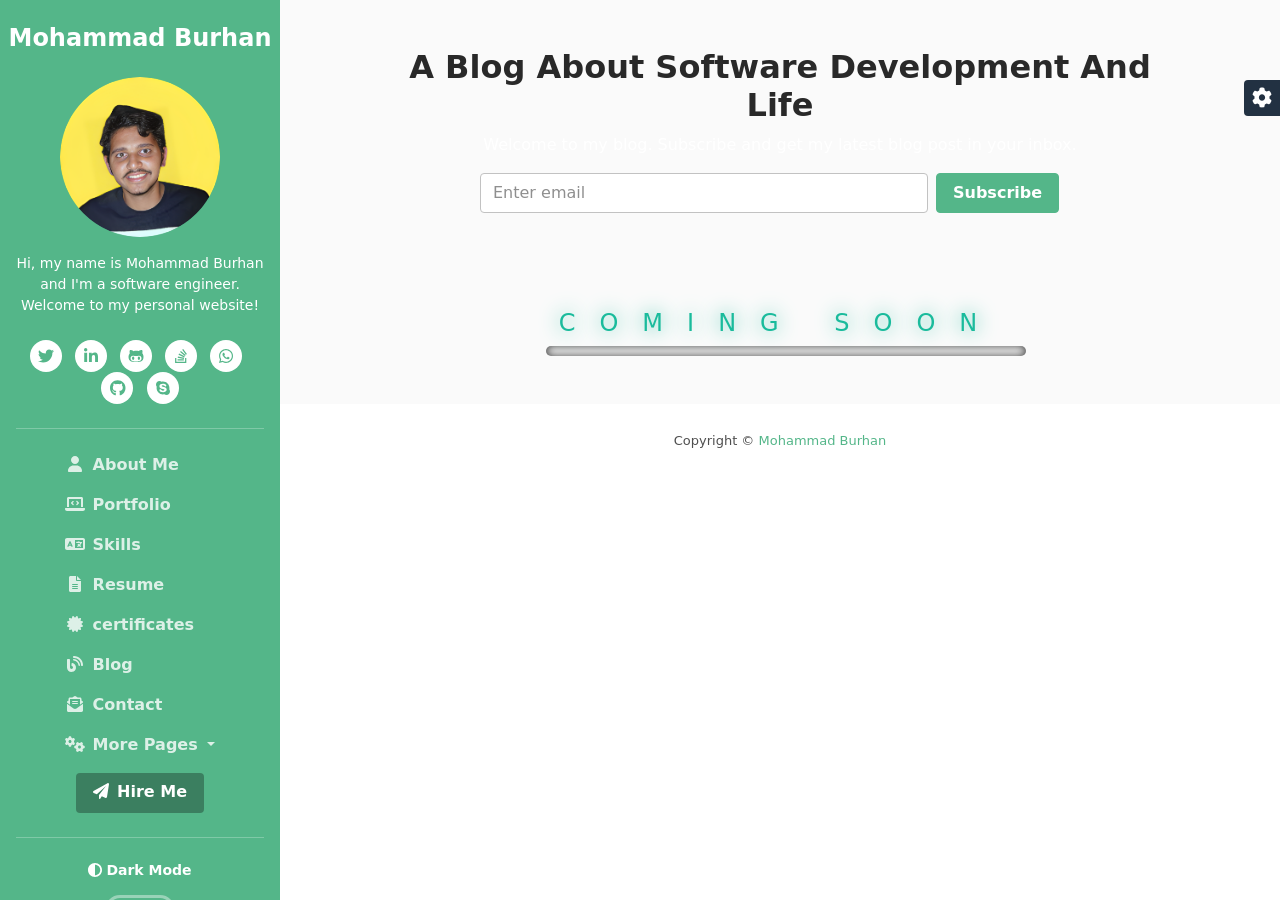
<file: blog-home-alt.html>
<!DOCTYPE html>
<html lang="en">

<head>
	<title>Mohammad Burhan</title>

	<!-- Meta -->
	<meta charset="utf-8">
	<meta http-equiv="X-UA-Compatible" content="IE=edge">
	<meta name="viewport" content="width=device-width, initial-scale=1.0">
	<meta name="description" content="">
	<meta name="author" content="">
	<link rel="shortcut icon" href="favicon.ico">

	<!-- Google Fonts -->
	<link href="https://fonts.googleapis.com/css?family=Roboto:300,400,500,700" rel="stylesheet">

	<!-- FontAwesome JS -->
	<script defer src="assets/fontawesome/js/all.js"></script>

	<!-- Theme CSS -->
	<link id="theme-style" rel="stylesheet" href="assets/css/theme-1.css">
	<link id="theme-style" rel="stylesheet" href="assets/css/cmming.css">

</head>

<body oncontextmenu="return false;">

	<header class="header text-center">
		<div class="force-overflow">
			<h1 class="blog-name pt-lg-4 mb-0"><a class="no-text-decoration" href="index.html">Mohammad Burhan</a></h1>

			<nav class="navbar navbar-expand-lg navbar-dark">

				<button class="navbar-toggler" type="button" data-bs-toggle="collapse" data-bs-target="#navigation"
					aria-controls="navigation" aria-expanded="false" aria-label="Toggle navigation">
					<span class="navbar-toggler-icon"></span>
				</button>

				<div id="navigation" class="collapse navbar-collapse flex-column">
					<div class="profile-section pt-3 pt-lg-0">
						<img class="profile-image mb-3 rounded-circle mx-auto" src="assets/images/profile.png"
							alt="image">

						<div class="bio mb-3">Hi, my name is Mohammad Burhan and I'm a software engineer. Welcome to my
							personal website!</div><!--//bio-->
							<ul class="social-list list-inline py-2 mx-auto">
								<li class="list-inline-item"><a href="#"><i class="fab fa-twitter fa-fw"></i></a></li>
								<li class="list-inline-item"><a href="https://www.linkedin.com/in/burhanmohammad/"><i
											class="fab fa-linkedin-in fa-fw"></i></a></li>
								<li class="list-inline-item"><a href="https://github.com/BurhanMohammad"><i
											class="fab fa-github-alt fa-fw"></i></a></li>
								<li class="list-inline-item"><a href="#"><i class="fab fa-stack-overflow fa-fw"></i></a>
								</li>
								<li class="list-inline-item"><a href="https://wa.me/917036037203"><i
											class="fa-brands fa-whatsapp"></i></a></li>
								<li class="list-inline-item"><a href="https://github.com/BurhanMohammad"><i
											class="fa-brands fa-github"></i></a></li>
								<li class="list-inline-item"><a href="https://join.skype.com/invite/yjbxl233XgfF"><i
											class="fa-brands fa-skype"></i></a></li>
	
							</ul><!--//social-list-->
						<hr>
					</div><!--//profile-section-->

					<ul class="navbar-nav flex-column text-start">
						<li class="nav-item">
							<a class="nav-link" href="index.html"><i class="fas fa-user fa-fw me-2"></i>About Me</a>
						</li>
						<li class="nav-item">
							<a class="nav-link" href="portfolio.html"><i
									class="fas fa-laptop-code fa-fw me-2"></i>Portfolio</a>
						</li>
						<!-- <li class="nav-item">
							<a class="nav-link" href="services.html"><i class="fas fa-briefcase fa-fw me-2"></i>Services
								&amp; Pricing</a>
						</li> -->
						<li class="nav-item">
							<a class="nav-link" href="skills.html"><i class="fas fa-language fa-fw me-2"></i>Skills</a>
						</li>
						<li class="nav-item">
							<a class="nav-link" href="resume.html"><i class="fas fa-file-alt fa-fw me-2"></i>Resume</a>
						</li>
						<li class="nav-item">
							<a class="nav-link scrollto" href="certificates.html"><i
									class="fas fa-certificate fa-fw me-2"></i>certificates</a>
						</li>
						<li class="nav-item">
							<a class="nav-link" href="blog-home.html"><i class="fas fa-blog fa-fw me-2"></i>Blog</a>
						</li>
						<li class="nav-item">
							<a class="nav-link" href="contact.html"><i
									class="fas fa-envelope-open-text fa-fw me-2"></i>Contact</a>
						</li>
						<li class="nav-item dropdown">
							<a class="nav-link dropdown-toggle" href="#" id="navbarDropdown" role="button"
								data-bs-toggle="dropdown" aria-expanded="false">
								<i class="fas fa-cogs fa-fw me-2"></i>More Pages
							</a>
							<ul class="dropdown-menu" aria-labelledby="navbarDropdown">
								<li><a class="dropdown-item" href="project.html">Project Page</a></li>
								<li><a class="dropdown-item" href="blog-home.html">Blog Home 1</a></li>
								<li><a class="dropdown-item active" href="blog-home-alt.html">Blog Home 2</a></li>
								<li><a class="dropdown-item" href="blog-post.html">Blog Post</a></li>
							</ul>
						</li>
					</ul>

					<div class="my-2">
						<a class="btn btn-primary" href="contact.html" target="_blank"><i
								class="fas fa-paper-plane me-2"></i>Hire Me</a>
					</div>


					<div class="dark-mode-toggle text-center w-100">
						<hr class="mb-4">
						<h4 class="toggle-name mb-3 "><i class="fas fa-adjust me-1"></i>Dark Mode</h4>

						<input class="toggle" id="darkmode" type="checkbox">
						<label class="toggle-btn mx-auto mb-0" for="darkmode"></label>

					</div><!--//dark-mode-toggle-->
				</div>
			</nav>
		</div><!--//force-overflow-->
	</header>

	<div class="main-wrapper">
		<section class="cta-section theme-bg-light py-5">
			<div class="container text-center single-col-max-width">
				<h2 class="heading">A Blog About Software Development And Life</h2>
				<div class="intro">Welcome to my blog. Subscribe and get my latest blog post in your inbox.</div>
				<div class="single-form-max-width pt-3 mx-auto">
					<form class="signup-form row g-2 g-lg-2 align-items-center">
						<div class="col-12 col-md-9">
							<label class="sr-only" for="semail">Your email</label>
							<input type="email" id="semail" name="semail1" class="form-control me-md-1 semail"
								placeholder="Enter email">
						</div>
						<div class="col-12 col-md-2">
							<button type="submit" class="btn btn-primary">Subscribe</button>
						</div>
					</form><!--//signup-form-->
				</div><!--//single-form-max-width-->
			</div><!--//container-->
		</section>
		<section class="cta-section theme-bg-light py-5">
			<div class="container">
				<h3>COMING SOON</h3>
				<br>
				<div class="bar">

					<div class="progress"></div>
				</div>
			</div>
		</section>
		<!-- <section class="blog-list px-3 py-5 p-md-5">
			<div class="container single-col-max-width">
				<div class="item mb-5">
					<div class="row g-3 g-xl-0">
						<div class="col-2 col-xl-3">
							<img class="img-fluid post-thumb " src="assets/images/blog/blog-post-thumb-1.jpg"
								alt="image">
						</div>
						<div class="col">
							<h3 class="title mb-1"><a class="text-link" href="blog-post.html">Top 3 JavaScript
									Frameworks</a></h3>
							<div class="meta mb-1"><span class="date">Published 2 days ago</span><span class="time">5
									min read</span><span class="comment"><a class="text-link" href="#">8
										comments</a></span></div>
							<div class="intro">Lorem ipsum dolor sit amet, consectetuer adipiscing elit. Aenean commodo
								ligula eget dolor. Aenean massa. Cum sociis natoque penatibus et magnis dis parturient
								montes, nascetur ridiculus mus. Donec quam felis, ultricies...</div>
							<a class="text-link" href="blog-post.html">Read more &rarr;</a>
						</div>//col
					</div>//row
				</div>//item
				<div class="item mb-5">
					<div class="row g-3 g-xl-0">
						<div class="col-2 col-xl-3">
							<img class="img-fluid post-thumb " src="assets/images/blog/blog-post-thumb-2.jpg"
								alt="image">
						</div>
						<div class="col">
							<h3 class="title mb-1"><a class="text-link" href="blog-post.html">About Remote Working</a>
							</h3>
							<div class="meta mb-1"><span class="date">Published 3 months ago</span><span class="time">3
									min read</span><span class="comment"><a class="text-link" href="#">26
										comments</a></span></div>
							<div class="intro">Lorem ipsum dolor sit amet, consectetuer adipiscing elit. Aenean commodo
								ligula eget dolor. Aenean massa. Cum sociis natoque penatibus et magnis dis parturient
								montes, nascetur ridiculus mus. Donec quam felis, ultricies...</div>
							<a class="text-link" href="blog-post.html">Read more &rarr;</a>
						</div>//col
					</div>//row
				</div>//item

				<div class="item mb-5">
					<div class="row g-3 g-xl-0">
						<div class="col-2 col-xl-3">
							<img class="img-fluid post-thumb" src="assets/images/blog/blog-post-thumb-3.jpg"
								alt="image">
						</div>
						<div class="col">
							<h3 class="title mb-1"><a class="text-link" href="blog-post.html">A Guide to Becoming a
									Full-Stack Developer</a></h3>
							<div class="meta mb-1"><span class="date">Published 2 months ago</span><span class="time">15
									min read</span><span class="comment"><a class="text-link" href="#">3
										comments</a></span></div>
							<div class="intro">Lorem ipsum dolor sit amet, consectetuer adipiscing elit. Aenean commodo
								ligula eget dolor. Aenean massa. Cum sociis natoque penatibus et magnis dis parturient
								montes, nascetur ridiculus mus. Donec quam felis, ultricies...</div>
							<a class="text-link" href="blog-post.html">Read more &rarr;</a>
						</div>//col
					</div>//row
				</div>//item

				<div class="item mb-5">
					<div class="row g-3 g-xl-0">
						<div class="col-2 col-xl-3">
							<img class="img-fluid post-thumb" src="assets/images/blog/blog-post-thumb-4.jpg"
								alt="image">
						</div>
						<div class="col">
							<h3 class="title mb-1"><a class="text-link" href="blog-post.html">High Performance
									JavaScript</a></h3>
							<div class="meta mb-1"><span class="date">Published 1 month ago</span><span class="time">8
									min read</span><span class="comment"><a class="text-link" href="#">12
										comments</a></span></div>
							<div class="intro">Lorem ipsum dolor sit amet, consectetuer adipiscing elit. Aenean commodo
								ligula eget dolor. Aenean massa. Cum sociis natoque penatibus et magnis dis parturient
								montes, nascetur ridiculus mus. Donec quam felis, ultricies...</div>
							<a class="text-link" href="blog-post.html">Read more &rarr;</a>
						</div>//col
					</div>//row
				</div>//item


				<div class="item mb-5">
					<div class="row g-3 g-xl-0">
						<div class="col-2 col-xl-3">
							<img class="img-fluid post-thumb" src="assets/images/blog/blog-post-thumb-5.jpg"
								alt="image">
						</div>
						<div class="col">
							<h3 class="title mb-1"><a class="text-link" href="blog-post.html">Learn React in 24
									Hours</a></h3>
							<div class="meta mb-1"><span class="date">Published 2 months ago</span><span class="time">10
									min read</span><span class="comment"><a class="text-link" href="#">23
										comments</a></span></div>
							<div class="intro">Lorem ipsum dolor sit amet, consectetuer adipiscing elit. Aenean commodo
								ligula eget dolor. Aenean massa. Cum sociis natoque penatibus et magnis dis parturient
								montes, nascetur ridiculus mus. Donec quam felis, ultricies...</div>
							<a class="text-link" href="blog-post.html">Read more &rarr;</a>
						</div>//col
					</div>//row
				</div>//item

				<div class="item">
					<div class="row g-3 g-xl-0">
						<div class="col-2 col-xl-3">
							<img class="img-fluid post-thumb" src="assets/images/blog/blog-post-thumb-6.jpg"
								alt="image">
						</div>
						<div class="col">
							<h3 class="title mb-1"><a class="text-link" href="blog-post.html">How to Build Desktop Apps
									with HTML, CSS and JavaScript</a></h3>
							<div class="meta mb-1"><span class="date">Published 3 months ago</span><span class="time">2
									min read</span><span class="comment"><a class="text-link" href="#">1
										comment</a></span></div>
							<div class="intro">Lorem ipsum dolor sit amet, consectetuer adipiscing elit. Aenean commodo
								ligula eget dolor. Aenean massa. Cum sociis natoque penatibus et magnis dis parturient
								montes, nascetur ridiculus mus. Donec quam felis, ultricies...</div>
							<a class="text-link" href="blog-post.html">Read more &rarr;</a>
						</div>//col
					</div>//row
				</div>//item

				<nav class="blog-nav nav nav-justified my-5">
					<a class="nav-link-prev nav-item nav-link d-none rounded-left" href="#">Previous<i
							class="arrow-prev fas fa-long-arrow-alt-left"></i></a>
					<a class="nav-link-next nav-item nav-link rounded" href="#">Next<i
							class="arrow-next fas fa-long-arrow-alt-right"></i></a>
				</nav>

			</div>
		</section> -->
		<footer class="footer text-center py-4">
			<small class="copyright">Copyright &copy; <a href=""
					target="_blank">Mohammad Burhan</a></small>
		</footer>

	</div><!--//main-wrapper-->

	<!-- *****CONFIGURE STYLE (REMOVE ON YOUR PRODUCTION SITE)****** -->
	<div id="config-panel" class="config-panel config-panel-hide d-none d-lg-block">
		<div class="panel-inner">
			<a id="config-trigger" class="config-trigger text-center" href="#"><i class="fas fa-cog mx-auto"
					data-fa-transform="down-6"></i></a>
			<h5 class="panel-title">Choose Colour</h5>
			<ul id="color-options" class="list-inline mb-0">
				<li class="theme-1 active list-inline-item"><a data-style="assets/css/theme-1.css" href="#"></a></li>
				<li class="theme-2  list-inline-item"><a data-style="assets/css/theme-2.css" href="#"></a></li>
				<li class="theme-3  list-inline-item"><a data-style="assets/css/theme-3.css" href="#"></a></li>
				<li class="theme-4  list-inline-item"><a data-style="assets/css/theme-4.css" href="#"></a></li>
				<li class="theme-5  list-inline-item"><a data-style="assets/css/theme-5.css" href="#"></a></li>
				<li class="theme-6  list-inline-item"><a data-style="assets/css/theme-6.css" href="#"></a></li>
				<li class="theme-7  list-inline-item"><a data-style="assets/css/theme-7.css" href="#"></a></li>
				<li class="theme-8  list-inline-item"><a data-style="assets/css/theme-8.css" href="#"></a></li>
				<li class="theme-9  list-inline-item"><a data-style="assets/css/theme-9.css" href="#"></a></li>
				<li class="theme-10  list-inline-item"><a data-style="assets/css/theme-10.css" href="#"></a></li>
			</ul>
			<a id="config-close" class="close" href="#"><i class="fa fa-times-circle"></i></a>
		</div><!--//panel-inner-->
	</div><!--//configure-panel-->

	<!-- Javascript -->
	<script src="assets/plugins/popper.min.js"></script>
	<script src="assets/plugins/bootstrap/js/bootstrap.min.js"></script>

	<!-- Dark Mode -->
	<script src="assets/plugins/js-cookie.min.js"></script>
	<script src="assets/js/dark-mode.js"></script>

	<!-- Style Switcher (REMOVE ON YOUR PRODUCTION SITE) -->
	<script src="assets/js/demo/style-switcher.js"></script>

	<script src="desable_rightclick.js"></script>


</body>

</html>
</file>
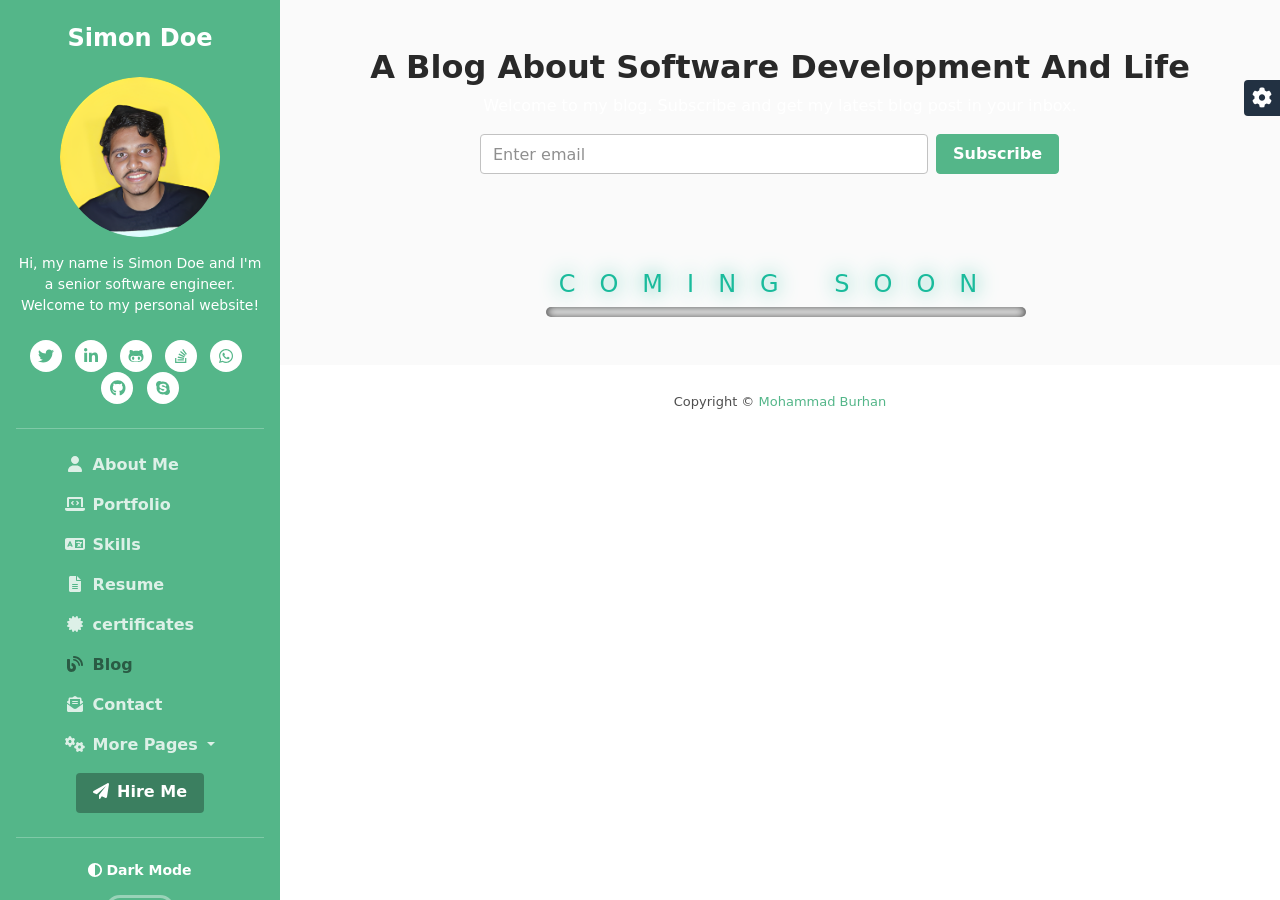
<file: blog-home.html>
<!DOCTYPE html>
<html lang="en">

<head>
	<title>DevCard - Bootstrap 5 vCard &amp; Portfolio Template For Developers</title>

	<!-- Meta -->
	<meta charset="utf-8">
	<meta http-equiv="X-UA-Compatible" content="IE=edge">
	<meta name="viewport" content="width=device-width, initial-scale=1.0">
	<meta name="description" content="">
	<meta name="author" content="">
	<link rel="shortcut icon" href="favicon.ico">

	<!-- Google Fonts -->
	<link href="https://fonts.googleapis.com/css?family=Roboto:300,400,500,700" rel="stylesheet">

	<!-- FontAwesome JS -->
	<script defer src="assets/fontawesome/js/all.js"></script>

	<!-- Theme CSS -->
	<link id="theme-style" rel="stylesheet" href="assets/css/theme-1.css">
	<link id="theme-style" rel="stylesheet" href="assets/css/cmming.css">

</head>

<body oncontextmenu="return false;">

	<header class="header text-center">
		<div class="force-overflow">
			<h1 class="blog-name pt-lg-4 mb-0"><a class="no-text-decoration" href="index.html">Simon Doe</a></h1>

			<nav class="navbar navbar-expand-lg navbar-dark">

				<button class="navbar-toggler" type="button" data-bs-toggle="collapse" data-bs-target="#navigation"
					aria-controls="navigation" aria-expanded="false" aria-label="Toggle navigation">
					<span class="navbar-toggler-icon"></span>
				</button>

				<div id="navigation" class="collapse navbar-collapse flex-column">
					<div class="profile-section pt-3 pt-lg-0">
						<img class="profile-image mb-3 rounded-circle mx-auto" src="assets/images/profile.png"
							alt="image">

						<div class="bio mb-3">Hi, my name is Simon Doe and I'm a senior software engineer. Welcome to my
							personal website!</div><!--//bio-->
						<ul class="social-list list-inline py-2 mx-auto">
							<li class="list-inline-item"><a href="#"><i class="fab fa-twitter fa-fw"></i></a></li>
							<li class="list-inline-item"><a href="https://www.linkedin.com/in/burhanmohammad/"><i
										class="fab fa-linkedin-in fa-fw"></i></a></li>
							<li class="list-inline-item"><a href="https://github.com/BurhanMohammad"><i
										class="fab fa-github-alt fa-fw"></i></a></li>
							<li class="list-inline-item"><a href="#"><i class="fab fa-stack-overflow fa-fw"></i></a>
							</li>
							<li class="list-inline-item"><a href="https://wa.me/917036037203"><i
										class="fa-brands fa-whatsapp"></i></a></li>
							<li class="list-inline-item"><a href="https://github.com/BurhanMohammad"><i
										class="fa-brands fa-github"></i></a></li>
							<li class="list-inline-item"><a href="https://join.skype.com/invite/yjbxl233XgfF"><i
										class="fa-brands fa-skype"></i></a></li>

						</ul><!--//social-list-->
						<hr>
					</div><!--//profile-section-->

					<ul class="navbar-nav flex-column text-start">
						<li class="nav-item">
							<a class="nav-link" href="index.html"><i class="fas fa-user fa-fw me-2"></i>About Me</a>
						</li>
						<li class="nav-item">
							<a class="nav-link" href="portfolio.html"><i
									class="fas fa-laptop-code fa-fw me-2"></i>Portfolio</a>
						</li>
						<!-- <li class="nav-item">
							<a class="nav-link" href="services.html"><i class="fas fa-briefcase fa-fw me-2"></i>Services
								&amp; Pricing</a>
						</li> -->
						<li class="nav-item">
							<a class="nav-link" href="services.html"><i
									class="fas fa-language fa-fw me-2"></i>Skills</a>
						</li>
						<li class="nav-item">
							<a class="nav-link" href="resume.html"><i class="fas fa-file-alt fa-fw me-2"></i>Resume</a>
						</li>
						<li class="nav-item">
							<a class="nav-link scrollto" href="certificates.html"><i
									class="fas fa-certificate fa-fw me-2"></i>certificates</a>
						</li>
						<li class="nav-item">
							<a class="nav-link active" href="blog-home.html"><i
									class="fas fa-blog fa-fw me-2"></i>Blog<span class="sr-only">(current)</span></a>
						</li>
						<li class="nav-item">
							<a class="nav-link" href="contact.html"><i
									class="fas fa-envelope-open-text fa-fw me-2"></i>Contact</a>
						</li>
						<li class="nav-item dropdown">
							<a class="nav-link dropdown-toggle" href="#" id="navbarDropdown" role="button"
								data-bs-toggle="dropdown" aria-expanded="false">
								<i class="fas fa-cogs fa-fw me-2"></i>More Pages
							</a>
							<ul class="dropdown-menu" aria-labelledby="navbarDropdown">
								<li><a class="dropdown-item" href="project.html">Project Page</a></li>
								<li><a class="dropdown-item" href="blog-home.html">Blog Home 1</a></li>
								<li><a class="dropdown-item" href="blog-home-alt.html">Blog Home 2</a></li>
								<li><a class="dropdown-item" href="blog-post.html">Blog Post</a></li>
							</ul>
						</li>
					</ul>

					<div class="my-2">
						<a class="btn btn-primary" href="contact.html" target="_blank"><i
								class="fas fa-paper-plane me-2"></i>Hire Me</a>
					</div>


					<div class="dark-mode-toggle text-center w-100">
						<hr class="mb-4">
						<h4 class="toggle-name mb-3 "><i class="fas fa-adjust me-1"></i>Dark Mode</h4>

						<input class="toggle" id="darkmode" type="checkbox">
						<label class="toggle-btn mx-auto mb-0" for="darkmode"></label>

					</div><!--//dark-mode-toggle-->
				</div>
			</nav>
		</div><!--//force-overflow-->
	</header>

	<div class="main-wrapper">
		<section class="cta-section theme-bg-light py-5">
			<div class="container text-center">
				<h2 class="heading">A Blog About Software Development And Life</h2>
				<div class="intro">Welcome to my blog. Subscribe and get my latest blog post in your inbox.</div>
				<div class="single-form-max-width pt-3 mx-auto">
					<form class="signup-form row g-2 g-lg-2 align-items-center">
						<div class="col-12 col-md-9">
							<label class="sr-only" for="semail">Your email</label>
							<input type="email" id="semail" name="semail1" class="form-control me-md-1 semail"
								placeholder="Enter email">
						</div>
						<div class="col-12 col-md-2">
							<button type="submit" class="btn btn-primary">Subscribe</button>
						</div>
					</form><!--//signup-form-->
				</div><!--//single-form-max-width-->
			</div><!--//container-->
		</section>

		<section class="cta-section theme-bg-light py-5">
			<div class="container">
				<h3>COMING SOON</h3>
				<br>
				<div class="bar">

					<div class="progress"></div>
				</div>
			</div>
		</section>
		<!-- <section class="blog-list px-3 py-5 p-md-5">
		<div class="container">
			<div class="row">
				<div class="col-md-4 mb-3">
					<div class="card blog-post-card">
						<img class="card-img-top" src="assets/images/blog/blog-post-thumb-card-1.jpg" alt="image">
						<div class="card-body">
							<h5 class="card-title"><a class="theme-link" href="blog-post.html">Top 3 JavaScript Frameworks</a></h5>
							<p class="card-text">Lorem ipsum dolor sit amet, consectetuer adipiscing elit. Aenean commodo ligula eget dolor. Aenean massa. Cum sociis natoque penatibus et magnis dis parturient...</p>
							<p class="mb-0"><a class="text-link" href="blog-post.html">Read more &rarr;</a></p>
							
						</div>
						<div class="card-footer">
							<small class="text-muted">Published 2 days ago</small>
						</div>
					</div>//card
				</div>//col
				<div class="col-md-4 mb-3">
					<div class="card blog-post-card">
						<img class="card-img-top" src="assets/images/blog/blog-post-thumb-card-2.jpg" alt="image">
						<div class="card-body">
							<h5 class="card-title"><a class="theme-link" href="blog-post.html">About Remote Working</a></h5>
							<p class="card-text">Lorem ipsum dolor sit amet, consectetuer adipiscing elit. Aenean commodo ligula eget dolor. Aenean massa. Cum sociis natoque penatibus et magnis dis parturient...</p>
							<p class="mb-0"><a class="text-link" href="blog-post.html">Read more &rarr;</a></p>
						</div>
						<div class="card-footer">
							<small class="text-muted">Published a week ago</small>
							
						</div>
					</div>//card
				</div>//col
				<div class="col-md-4 mb-3">
					<div class="card blog-post-card">
						<img class="card-img-top" src="assets/images/blog/blog-post-thumb-card-3.jpg" alt="image">
						<div class="card-body">
							<h5 class="card-title"><a class="theme-link" href="blog-post.html">A Guide to Becoming a Full-Stack Developer</a></h5>
							<p class="card-text">Lorem ipsum dolor sit amet, consectetuer adipiscing elit. Aenean commodo ligula eget dolor. Aenean massa. Cum sociis natoque penatibus et magnis dis parturient...</p>
							<p class="mb-0"><a class="text-link" href="blog-post.html">Read more &rarr;</a></p>
						</div>
						<div class="card-footer">
							<small class="text-muted">Published 3 weeks ago</small>
						</div>
					</div>//card
				</div>//col
				<div class="col-md-4 mb-3">
					<div class="card blog-post-card">
						<img class="card-img-top" src="assets/images/blog/blog-post-thumb-card-4.jpg" alt="image">
						<div class="card-body">
							<h5 class="card-title"><a class="theme-link" href="blog-post.html">High Performance JavaScript</a></h5>
							<p class="card-text">Lorem ipsum dolor sit amet, consectetuer adipiscing elit. Aenean commodo ligula eget dolor. Aenean massa. Cum sociis natoque penatibus et magnis dis parturient...</p>
							<p class="mb-0"><a class="text-link" href="blog-post.html">Read more &rarr;</a></p>
						</div>
						<div class="card-footer">
							<small class="text-muted">Published 1 month ago</small>
						</div>
					</div>//card
				</div>//col
				<div class="col-md-4 mb-3">
					<div class="card blog-post-card">
						<img class="card-img-top" src="assets/images/blog/blog-post-thumb-card-5.jpg" alt="image">
						<div class="card-body">
							<h5 class="card-title"><a class="theme-link" href="blog-post.html">Learn React in 24 Hours</a></h5>
							<p class="card-text">Lorem ipsum dolor sit amet, consectetuer adipiscing elit. Aenean commodo ligula eget dolor. Aenean massa. Cum sociis natoque penatibus et magnis dis parturient...</p>
							<p class="mb-0"><a class="text-link" href="blog-post.html">Read more &rarr;</a></p>
						</div>
						<div class="card-footer">
							<small class="text-muted">Published 1 month ago</small>
						</div>
					</div>//card
				</div>//col
				<div class="col-md-4 mb-3">
					<div class="card blog-post-card">
						<img class="card-img-top" src="assets/images/blog/blog-post-thumb-card-6.jpg" alt="image">
						<div class="card-body">
							<h5 class="card-title"><a class="theme-link" href="blog-post.html">How to Build Desktop Apps with HTML, CSS and JavaScript</a></h5>
							<p class="card-text">Lorem ipsum dolor sit amet, consectetuer adipiscing elit. Aenean commodo ligula eget dolor. Aenean massa. Cum sociis natoque penatibus et magnis dis parturient...</p>
							<p class="mb-0"><a class="text-link" href="blog-post.html">Read more &rarr;</a></p>
						</div>
						<div class="card-footer">
							<small class="text-muted">Published 2 months ago</small>
						</div>
					</div>//card
				</div>//col
			</div>//row
			
			
			<nav class="blog-nav nav nav-justified my-5">
			  <a class="nav-link-prev nav-item nav-link d-none rounded-left" href="#">Previous<i class="arrow-prev fas fa-long-arrow-alt-left"></i></a>
			  <a class="nav-link-next nav-item nav-link rounded" href="#">Next<i class="arrow-next fas fa-long-arrow-alt-right"></i></a>
			</nav>
			
		</div>
	</section> -->




		<footer class="footer text-center py-4">
			<small class="copyright">Copyright &copy; <a href="Mohammad Burhan" target="_blank">Mohammad
					Burhan</a></small>
		</footer>

	</div><!--//main-wrapper-->

	<!-- *****CONFIGURE STYLE (REMOVE ON YOUR PRODUCTION SITE)****** -->
	<div id="config-panel" class="config-panel config-panel-hide d-none d-lg-block">
		<div class="panel-inner">
			<a id="config-trigger" class="config-trigger text-center" href="#"><i class="fas fa-cog mx-auto"
					data-fa-transform="down-6"></i></a>
			<h5 class="panel-title">Choose Colour</h5>
			<ul id="color-options" class="list-inline mb-0">
				<li class="theme-1 active list-inline-item"><a data-style="assets/css/theme-1.css" href="#"></a></li>
				<li class="theme-2  list-inline-item"><a data-style="assets/css/theme-2.css" href="#"></a></li>
				<li class="theme-3  list-inline-item"><a data-style="assets/css/theme-3.css" href="#"></a></li>
				<li class="theme-4  list-inline-item"><a data-style="assets/css/theme-4.css" href="#"></a></li>
				<li class="theme-5  list-inline-item"><a data-style="assets/css/theme-5.css" href="#"></a></li>
				<li class="theme-6  list-inline-item"><a data-style="assets/css/theme-6.css" href="#"></a></li>
				<li class="theme-7  list-inline-item"><a data-style="assets/css/theme-7.css" href="#"></a></li>
				<li class="theme-8  list-inline-item"><a data-style="assets/css/theme-8.css" href="#"></a></li>
				<li class="theme-9  list-inline-item"><a data-style="assets/css/theme-9.css" href="#"></a></li>
				<li class="theme-10  list-inline-item"><a data-style="assets/css/theme-10.css" href="#"></a></li>
			</ul>
			<a id="config-close" class="close" href="#"><i class="fa fa-times-circle"></i></a>
		</div><!--//panel-inner-->
	</div><!--//configure-panel-->

	<!-- Javascript -->
	<script src="assets/plugins/popper.min.js"></script>
	<script src="assets/plugins/bootstrap/js/bootstrap.min.js"></script>

	<!-- Dark Mode -->
	<script src="assets/plugins/js-cookie.min.js"></script>
	<script src="assets/js/dark-mode.js"></script>

	<!-- Style Switcher (REMOVE ON YOUR PRODUCTION SITE) -->
	<script src="assets/js/demo/style-switcher.js"></script>
	<script src="desable_rightclick.js"></script>


</body>

</html>
</file>
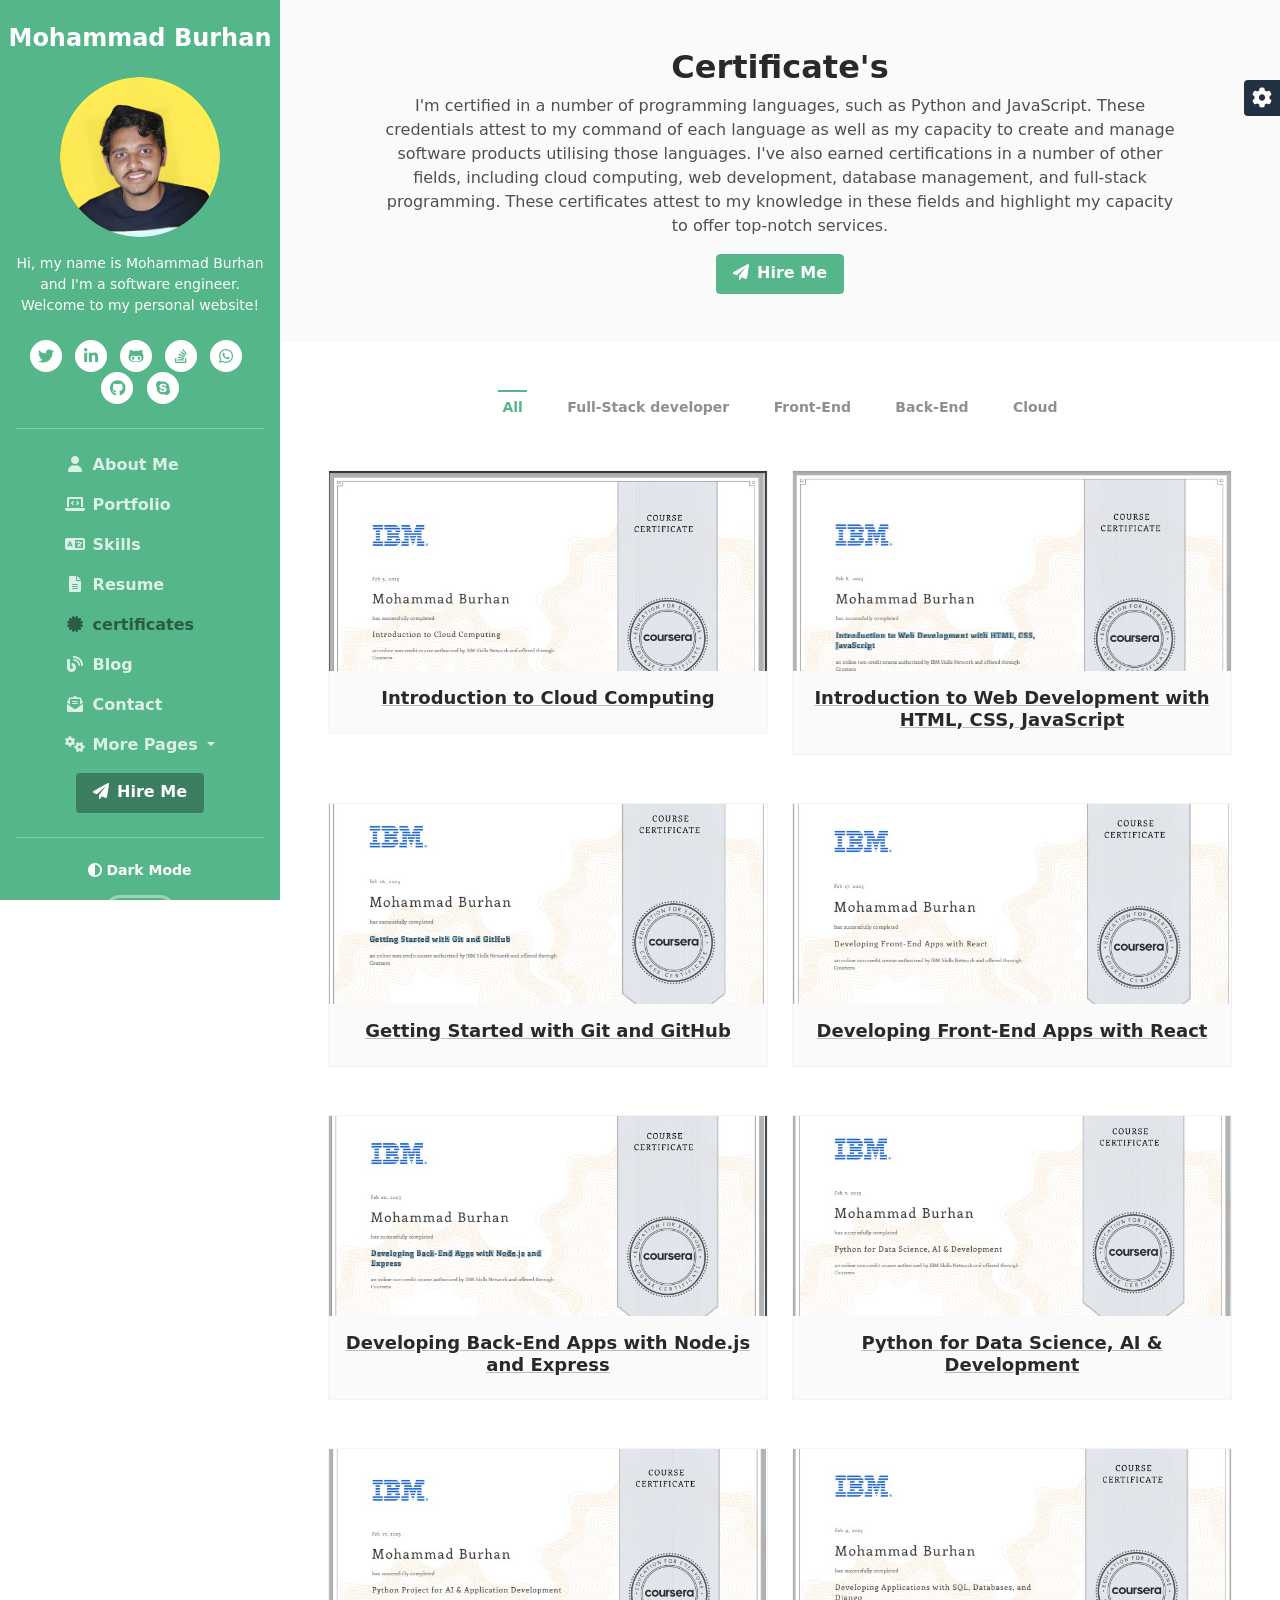
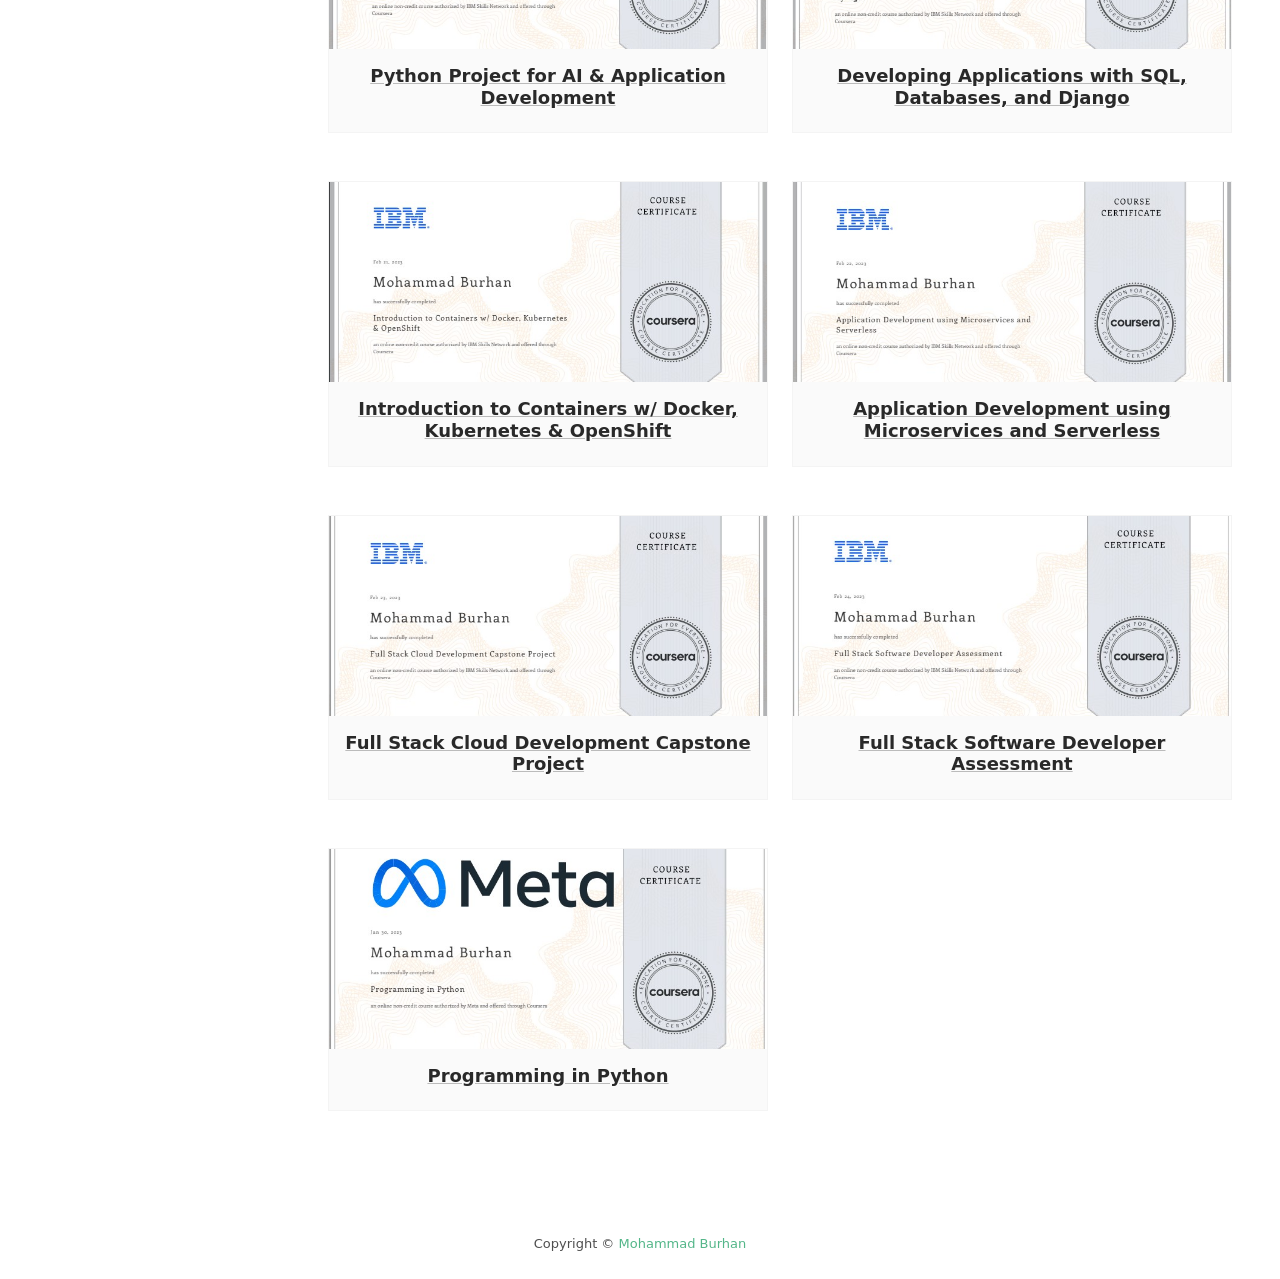
<file: certificates.html>
<!DOCTYPE html>
<html lang="en">

<head>
	<title>Mohammad Burhan</title>

	<!-- Meta -->
	<meta charset="utf-8">
	<meta http-equiv="X-UA-Compatible" content="IE=edge">
	<meta name="viewport" content="width=device-width, initial-scale=1.0">
	<meta name="description" content="">
	<meta name="author" content="">
	<link rel="shortcut icon" href="favicon.ico">

	<!-- Google Fonts -->
	<link href="https://fonts.googleapis.com/css?family=Roboto:300,400,500,700" rel="stylesheet">

	<!-- FontAwesome JS -->
	<script defer src="assets/fontawesome/js/all.js"></script>

	<!-- Theme CSS -->
	<link id="theme-style" rel="stylesheet" href="assets/css/theme-1.css">

</head>

<body>

	<header class="header text-center">
		<div class="force-overflow">
			<h1 class="blog-name pt-lg-4 mb-0"><a class="no-text-decoration" href="index.html">Mohammad Burhan</a></h1>

			<nav class="navbar navbar-expand-lg navbar-dark">

				<button class="navbar-toggler" type="button" data-bs-toggle="collapse" data-bs-target="#navigation"
					aria-controls="navigation" aria-expanded="false" aria-label="Toggle navigation">
					<span class="navbar-toggler-icon"></span>
				</button>

				<div id="navigation" class="collapse navbar-collapse flex-column">
					<div class="profile-section pt-3 pt-lg-0">
						<img class="profile-image mb-3 rounded-circle mx-auto" src="assets/images/profile.png"
							alt="image">

						<div class="bio mb-3">Hi, my name is Mohammad Burhan and I'm a software engineer. Welcome to my
							personal website!</div><!--//bio-->
						<ul class="social-list list-inline py-2 mx-auto">
							<li class="list-inline-item"><a href="#"><i class="fab fa-twitter fa-fw"></i></a></li>
							<li class="list-inline-item"><a href="https://www.linkedin.com/in/burhanmohammad/"><i
										class="fab fa-linkedin-in fa-fw"></i></a></li>
							<li class="list-inline-item"><a href="https://github.com/BurhanMohammad"><i
										class="fab fa-github-alt fa-fw"></i></a></li>
							<li class="list-inline-item"><a href="#"><i class="fab fa-stack-overflow fa-fw"></i></a>
							</li>
							<li class="list-inline-item"><a href="https://wa.me/917036037203"><i
										class="fa-brands fa-whatsapp"></i></a></li>
							<li class="list-inline-item"><a href="https://github.com/BurhanMohammad"><i
										class="fa-brands fa-github"></i></a></li>
							<li class="list-inline-item"><a href="https://join.skype.com/invite/yjbxl233XgfF"><i
										class="fa-brands fa-skype"></i></a></li>

						</ul><!--//social-list-->
						<hr>
					</div><!--//profile-section-->

					<ul class="navbar-nav flex-column text-start">
						<li class="nav-item scrollto">
							<a class="nav-link" href="index.html"><i class="fas fa-user fa-fw me-2"></i>About Me</a>
						</li>
						<li class="nav-item">
							<a class="nav-link scrollto" href="portfolio.html"><i
									class="fas fa-laptop-code fa-fw me-2"></i>Portfolio</a>
						</li>
						<!-- <li class="nav-item">
							<a class="nav-link" href="services.html"><i class="fas fa-briefcase fa-fw me-2"></i>Services
								&amp; Pricing</a>
						</li> -->
						<li class="nav-item scrollto">
							<a class="nav-link" href="skills.html"><i class="fas fa-language fa-fw me-2"></i>Skills</a>
						</li>
						<li class="nav-item scrollto">
							<a class="nav-link" href="resume.html"><i class="fas fa-file-alt fa-fw me-2"></i>Resume</a>
						</li>
						<li class="nav-item scrollto active">
							<a class="nav-link active" href="certificates.html"><i
									class="fas fa-certificate fa-fw me-2"></i>certificates<span
									class="sr-only">(current)</span></a>
						</li>
						<li class="nav-item scrollto">
							<a class="nav-link" href="blog-home.html"><i class="fas fa-blog fa-fw me-2"></i>Blog</a>
						</li>
						<li class="nav-item scrollto">
							<a class="nav-link" href="contact.html"><i
									class="fas fa-envelope-open-text fa-fw me-2"></i>Contact</a>
						</li>
						<li class="nav-item dropdown scrollto">
							<a class="nav-link dropdown-toggle" href="#" id="navbarDropdown" role="button"
								data-bs-toggle="dropdown" aria-expanded="false">
								<i class="fas fa-cogs fa-fw me-2"></i>More Pages
							</a>
							<ul class="dropdown-menu scrollto" aria-labelledby="navbarDropdown">
								<li><a class="dropdown-item scrollto" href="project.html">Project Page</a></li>
								<li><a class="dropdown-item scrollto" href="blog-home.html">Blog Home 1</a></li>
								<li><a class="dropdown-item scrollto" href="blog-home-alt.html">Blog Home 2</a></li>
								<li><a class="dropdown-item scrollto" href="blog-post.html">Blog Post</a></li>
							</ul>
						</li>
					</ul>

					<div class="my-2">
						<a class="btn btn-primary scrollto" href="contact.html" target="_blank"><i
								class="fas fa-paper-plane me-2"></i>Hire Me</a>
					</div>


					<div class="dark-mode-toggle text-center w-100">
						<hr class="mb-4">
						<h4 class="toggle-name mb-3 "><i class="fas fa-adjust me-1"></i>Dark Mode</h4>

						<input class="toggle" id="darkmode" type="checkbox">
						<label class="toggle-btn mx-auto mb-0" for="darkmode"></label>

					</div><!--//dark-mode-toggle-->
				</div>
			</nav>
		</div><!--//force-overflow-->
	</header>

	<div class="main-wrapper">
		<section class="cta-section theme-bg-light py-5">
			<div class="container text-center single-col-max-width">
				<h2 class="heading">Certificate's</h2>
				<div class="intro">
					<p>I'm certified in a number of programming languages, such as Python and JavaScript. These
						credentials attest to my command of each language as well as my capacity to create and manage
						software products utilising those languages.
						I've also earned certifications in a number of other fields, including cloud computing, web
						development, database management, and full-stack programming. These certificates attest to my
						knowledge in these fields and highlight my capacity to offer top-notch services.
					</p>

				</div>
				<a class="btn btn-primary" href="contact.html" target="_blank"><i
						class="fas fa-paper-plane me-2"></i>Hire Me</a>


			</div><!--//container-->
		</section>
		<section class="projects-list px-3 py-5 p-md-5">
			<div class="text-center">
				<ul id="filters" class="filters mb-5 mx-auto   ps-0">
					<li class="type active mb-3 mb-lg-0" data-filter="*">All</li>
					<li class="type  mb-3 mb-lg-0" data-filter=".full">Full-Stack developer</li>
					<li class="type  mb-3 mb-lg-0" data-filter=".frontend">Front-End</li>
					<li class="type  mb-3 mb-lg-0" data-filter=".backend">Back-End</li>
					<li class="type  mb-3 mb-lg-0" data-filter=".cloud">Cloud</li>
				</ul><!--//filters-->
			</div>


			<div class="project-cards row isotope">
				<div class="isotope-item col-md-6 mb-5 full cloud">
					<div class="card project-card">
						<div class="row">
							<div class="card-img-holder">
								<img src="assets/images/certificates/Introduction to Cloud Computing.jpg"
									class="card-img" alt="image">
							</div>
							<div class="">
								<div class="card-body">
									<h5 class="card-title" style="text-align: center;"><a
											href="https://coursera.org/share/438a8e16af4786782c8a739aef79e999"
											class="theme-link">Introduction to Cloud Computing</a></h5>
								</div>
							</div>
						</div>
						<div class="link-mask">
							<a class="link-mask-link"
								href="https://coursera.org/share/438a8e16af4786782c8a739aef79e999"></a>
							<div class="link-mask-text">
								<a class="btn btn-secondary"
									href="https://coursera.org/share/bc83c0a87386709841400fd7997c5dc5">
									<i class="fas fa-eye me-2"></i>View certificate
								</a>
							</div>
						</div><!--//link-mask-->
					</div><!--//card-->
				</div><!--//col-->
				<div class="isotope-item col-md-6 mb-5 full frontend">
					<div class="card project-card">
						<div class="row">
							<div class="card-img-holder">
								<img src="assets/images/certificates/Introduction to Web Development with HTML, CSS, JS.jpg"
									class="card-img" alt="image">
							</div>
							<div class="">
								<div class="card-body">
									<h5 class="card-title" style="text-align: center;"><a
											href="https://coursera.org/share/be828adf32ad32b52c74cb2a4005abe7"
											class="theme-link">Introduction to Web Development with HTML, CSS,
											JavaScript</a></h5>
								</div>
							</div>
						</div>
						<div class="link-mask">
							<a class="link-mask-link"
								href="https://coursera.org/share/be828adf32ad32b52c74cb2a4005abe7"></a>
							<div class="link-mask-text">
								<a class="btn btn-secondary"
									href="https://coursera.org/share/be828adf32ad32b52c74cb2a4005abe7">
									<i class="fas fa-eye me-2"></i>View certificate
								</a>
							</div>
						</div><!--//link-mask-->
					</div><!--//card-->
				</div><!--//col-->
				<div class="isotope-item col-md-6 mb-5 full backend frontend">
					<div class="card project-card">
						<div class="row">
							<div class="card-img-holder">
								<img src="assets/images/certificates/Getting Started with Git and GitHub.jpg"
									class="card-img" alt="image">
							</div>
							<div class="">
								<div class="card-body">
									<h5 class="card-title" style="text-align: center;"><a
											href="https://coursera.org/share/bd8e50e3efe3dcb629b176411a38c2ba"
											class="theme-link">Getting Started with Git and GitHub
										</a></h5>
								</div>
							</div>
						</div>
						<div class="link-mask">
							<a class="link-mask-link"
								href="https://coursera.org/share/bd8e50e3efe3dcb629b176411a38c2ba"></a>
							<div class="link-mask-text">
								<a class="btn btn-secondary"
									href="https://coursera.org/share/bd8e50e3efe3dcb629b176411a38c2ba">
									<i class="fas fa-eye me-2"></i>View certificate
								</a>
							</div>
						</div><!--//link-mask-->
					</div><!--//card-->
				</div><!--//col-->
				<div class="isotope-item col-md-6 mb-5 full frontend">
					<div class="card project-card">
						<div class="row">
							<div class="card-img-holder">
								<img src="assets/images/certificates/Developing Front-End Apps with React.jpg"
									class="card-img" alt="image">
							</div>
							<div class="">
								<div class="card-body">
									<h5 class="card-title" style="text-align: center;"><a
											href="https://coursera.org/share/438e9a7c9dfcbdbdbc3dd106d12666dd"
											class="theme-link">Developing Front-End Apps with React
										</a></h5>
								</div>
							</div>
						</div>
						<div class="link-mask">
							<a class="link-mask-link"
								href="https://coursera.org/share/438e9a7c9dfcbdbdbc3dd106d12666dd"></a>
							<div class="link-mask-text">
								<a class="btn btn-secondary"
									href="https://coursera.org/share/438e9a7c9dfcbdbdbc3dd106d12666dd">
									<i class="fas fa-eye me-2"></i>View certificate
								</a>
							</div>
						</div><!--//link-mask-->
					</div><!--//card-->
				</div><!--//col-->
				<div class="isotope-item col-md-6 mb-5 full backend">
					<div class="card project-card">
						<div class="row">
							<div class="card-img-holder">
								<img src="assets/images/certificates/Developing Back-End Apps with Node.js and.jpg"
									class="card-img" alt="image">
							</div>
							<div class="">
								<div class="card-body">
									<h5 class="card-title" style="text-align: center;"><a
											href="https://coursera.org/share/c48a616f4917e59379c143e366edb17d"
											class="theme-link">Developing Back-End Apps with Node.js and Express</a>
									</h5>
								</div>
							</div>
						</div>
						<div class="link-mask">
							<a class="link-mask-link"
								href="https://coursera.org/share/c48a616f4917e59379c143e366edb17d"></a>
							<div class="link-mask-text">
								<a class="btn btn-secondary"
									href="https://coursera.org/share/c48a616f4917e59379c143e366edb17d">
									<i class="fas fa-eye me-2"></i>View certificate
								</a>
							</div>
						</div><!--//link-mask-->
					</div><!--//card-->
				</div><!--//col-->
				<div class="isotope-item col-md-6 mb-5 full backend">
					<div class="card project-card">
						<div class="row">
							<div class="card-img-holder">
								<img src="assets/images/certificates/Python for Data Science, AI & Development.jpg"
									class="card-img" alt="image">
							</div>
							<div class="">
								<div class="card-body">
									<h5 class="card-title" style="text-align: center;"><a
											href="https://coursera.org/share/577c9bcf07459df260d54cce8f09469f"
											class="theme-link">Python for Data Science, AI & Development</a></h5>
								</div>
							</div>
						</div>
						<div class="link-mask">
							<a class="link-mask-link"
								href="https://coursera.org/share/577c9bcf07459df260d54cce8f09469f"></a>
							<div class="link-mask-text">
								<a class="btn btn-secondary"
									href="https://coursera.org/share/577c9bcf07459df260d54cce8f09469f">
									<i class="fas fa-eye me-2"></i>View certificate
								</a>
							</div>
						</div><!--//link-mask-->
					</div><!--//card-->
				</div><!--//col-->
				<div class="isotope-item col-md-6 mb-5 full backend">
					<div class="card project-card">
						<div class="row">
							<div class="card-img-holder">
								<img src="assets/images/certificates/Python Project for AI & Application Development.jpg"
									class="card-img" alt="image">
							</div>
							<div class="">
								<div class="card-body">
									<h5 class="card-title" style="text-align: center;"><a
											href="https://coursera.org/share/f4ce59c0d68e4569056faaf2fdb4c256"
											class="theme-link">Python Project for AI & Application Development
										</a></h5>
								</div>
							</div>
						</div>
						<div class="link-mask">
							<a class="link-mask-link"
								href="https://coursera.org/share/f4ce59c0d68e4569056faaf2fdb4c256"></a>
							<div class="link-mask-text">
								<a class="btn btn-secondary"
									href="https://coursera.org/share/f4ce59c0d68e4569056faaf2fdb4c256">
									<i class="fas fa-eye me-2"></i>View certificate
								</a>
							</div>
						</div><!--//link-mask-->
					</div><!--//card-->
				</div><!--//col-->
				<div class="isotope-item col-md-6 mb-5 full backend">
					<div class="card project-card">
						<div class="row">
							<div class="card-img-holder">
								<img src="assets/images/certificates/Developing Applications with SQL, Databases, and.jpg"
									class="card-img" alt="image">
							</div>
							<div class="">
								<div class="card-body">
									<h5 class="card-title" style="text-align: center;"><a
											href="https://coursera.org/share/c3a2c5ea1b315becbcbb4856f025926c"
											class="theme-link">Developing Applications with SQL, Databases, and Django
										</a></h5>
								</div>
							</div>
						</div>
						<div class="link-mask">
							<a class="link-mask-link"
								href="https://coursera.org/share/c3a2c5ea1b315becbcbb4856f025926c"></a>
							<div class="link-mask-text">
								<a class="btn btn-secondary"
									href="https://coursera.org/share/c3a2c5ea1b315becbcbb4856f025926c">
									<i class="fas fa-eye me-2"></i>View certificate
								</a>
							</div>
						</div><!--//link-mask-->
					</div><!--//card-->
				</div><!--//col-->
				<div class="isotope-item col-md-6 mb-5 full cloud backend frontend">
					<div class="card project-card">
						<div class="row">
							<div class="card-img-holder">
								<img src="assets/images/certificates/Introduction to Containers  Docker, Kubernetes.jpg"
									class="card-img" alt="image">
							</div>
							<div class="">
								<div class="card-body">
									<h5 class="card-title" style="text-align: center;"><a
											href="https://coursera.org/share/997bd72755986731173f03d8868bfe76"
											class="theme-link">Introduction to Containers w/ Docker, Kubernetes &
											OpenShift
										</a></h5>
								</div>
							</div>
						</div>
						<div class="link-mask">
							<a class="link-mask-link"
								href="https://coursera.org/share/997bd72755986731173f03d8868bfe76"></a>
							<div class="link-mask-text">
								<a class="btn btn-secondary"
									href="https://coursera.org/share/997bd72755986731173f03d8868bfe76">
									<i class="fas fa-eye me-2"></i>View certificate
								</a>
							</div>
						</div><!--//link-mask-->
					</div><!--//card-->
				</div><!--//col-->
				<div class="isotope-item col-md-6 mb-5 full cloud backend  frontend">
					<div class="card project-card">
						<div class="row">
							<div class="card-img-holder">
								<img src="assets/images/certificates/Application Development using Microservices and.jpg"
									class="card-img" alt="image">
							</div>
							<div class="">
								<div class="card-body">
									<h5 class="card-title" style="text-align: center;"><a
											href="https://coursera.org/share/32b77e74c44a902e3b5610e30fa4367b"
											class="theme-link">Application Development using Microservices and
											Serverless
										</a></h5>
								</div>
							</div>
						</div>
						<div class="link-mask">
							<a class="link-mask-link"
								href="https://coursera.org/share/32b77e74c44a902e3b5610e30fa4367b"></a>
							<div class="link-mask-text">
								<a class="btn btn-secondary"
									href="https://coursera.org/share/32b77e74c44a902e3b5610e30fa4367b">
									<i class="fas fa-eye me-2"></i>View certificate
								</a>
							</div>
						</div><!--//link-mask-->
					</div><!--//card-->
				</div><!--//col-->
				<div class="isotope-item col-md-6 mb-5 full cloud backend frontend">
					<div class="card project-card">
						<div class="row">
							<div class="card-img-holder">
								<img src="assets/images/certificates/Full Stack Cloud Development Capstone Project.jpg"
									class="card-img" alt="image">
							</div>
							<div class="">
								<div class="card-body">
									<h5 class="card-title" style="text-align: center;"><a
											href="https://coursera.org/share/d6a56ceba29be51bc59c5f8ac6f86cc9"
											class="theme-link">Full Stack Cloud Development Capstone Project
										</a></h5>
								</div>
							</div>
						</div>
						<div class="link-mask">
							<a class="link-mask-link"
								href="https://coursera.org/share/d6a56ceba29be51bc59c5f8ac6f86cc9"></a>
							<div class="link-mask-text">
								<a class="btn btn-secondary"
									href="https://coursera.org/share/d6a56ceba29be51bc59c5f8ac6f86cc9">
									<i class="fas fa-eye me-2"></i>View certificate
								</a>
							</div>
						</div><!--//link-mask-->
					</div><!--//card-->
				</div><!--//col-->
				<div class="isotope-item col-md-6 mb-5 full cloud backend frontend">
					<div class="card project-card">
						<div class="row">
							<div class="card-img-holder">
								<img src="assets/images/certificates/Full Stack Software Developer Assessment.jpg"
									class="card-img" alt="image">
							</div>
							<div class="">
								<div class="card-body">
									<h5 class="card-title" style="text-align: center;"><a
											href="https://coursera.org/share/fcc45f65d3401ad65b93ee4c9d342553"
											class="theme-link">Full Stack Software Developer Assessment
										</a></h5>
								</div>
							</div>
						</div>
						<div class="link-mask">
							<a class="link-mask-link"
								href="https://coursera.org/share/fcc45f65d3401ad65b93ee4c9d342553"></a>
							<div class="link-mask-text">
								<a class="btn btn-secondary"
									href="https://coursera.org/share/fcc45f65d3401ad65b93ee4c9d342553">
									<i class="fas fa-eye me-2"></i>View certificate
								</a>
							</div>
						</div><!--//link-mask-->
					</div><!--//card-->
				</div><!--//col-->
				<div class="isotope-item col-md-6 mb-5 full backend">
					<div class="card project-card">
						<div class="row">
							<div class="card-img-holder">
								<img src="assets/images/certificates/Programming in Python.jpg" class="card-img"
									alt="image">
							</div>
							<div class="">
								<div class="card-body">
									<h5 class="card-title" style="text-align: center;"><a
											href="https://coursera.org/share/5b6610d9116ae0afc89353fb6b558d04"
											class="theme-link">Programming in Python
										</a></h5>
								</div>
							</div>
						</div>
						<div class="link-mask">
							<a class="link-mask-link"
								href="https://coursera.org/share/5b6610d9116ae0afc89353fb6b558d04"></a>
							<div class="link-mask-text">
								<a class="btn btn-secondary"
									href="https://coursera.org/share/5b6610d9116ae0afc89353fb6b558d04">
									<i class="fas fa-eye me-2"></i>View certificate
								</a>
							</div>
						</div><!--//link-mask-->
					</div><!--//card-->
				</div><!--//col-->

			</div><!--//row-->

	</div>
	</section>

	<footer class="footer text-center py-4">
		<small class="copyright">Copyright &copy; <a href="" target="_blank">Mohammad Burhan</a></small>
	</footer>

	</div><!--//main-wrapper-->

	<!-- *****CONFIGURE STYLE (REMOVE ON YOUR PRODUCTION SITE)****** -->
	<div id="config-panel" class="config-panel config-panel-hide d-none d-lg-block">
		<div class="panel-inner">
			<a id="config-trigger" class="config-trigger text-center" href="#"><i class="fas fa-cog mx-auto"
					data-fa-transform="down-6"></i></a>
			<h5 class="panel-title">Choose Colour</h5>
			<ul id="color-options" class="list-inline mb-0">
				<li class="theme-1 active list-inline-item"><a data-style="assets/css/theme-1.css" href="#"></a></li>
				<li class="theme-2  list-inline-item"><a data-style="assets/css/theme-2.css" href="#"></a></li>
				<li class="theme-3  list-inline-item"><a data-style="assets/css/theme-3.css" href="#"></a></li>
				<li class="theme-4  list-inline-item"><a data-style="assets/css/theme-4.css" href="#"></a></li>
				<li class="theme-5  list-inline-item"><a data-style="assets/css/theme-5.css" href="#"></a></li>
				<li class="theme-6  list-inline-item"><a data-style="assets/css/theme-6.css" href="#"></a></li>
				<li class="theme-7  list-inline-item"><a data-style="assets/css/theme-7.css" href="#"></a></li>
				<li class="theme-8  list-inline-item"><a data-style="assets/css/theme-8.css" href="#"></a></li>
				<li class="theme-9  list-inline-item"><a data-style="assets/css/theme-9.css" href="#"></a></li>
				<li class="theme-10  list-inline-item"><a data-style="assets/css/theme-10.css" href="#"></a></li>
			</ul>
			<a id="config-close" class="close" href="#"><i class="fa fa-times-circle"></i></a>
		</div><!--//panel-inner-->
	</div><!--//configure-panel-->

	<!-- Javascript -->
	<script src="assets/plugins/popper.min.js"></script>
	<script src="assets/plugins/bootstrap/js/bootstrap.min.js"></script>

	<!--Page Specific JS -->
	<script type="text/javascript" src="assets/plugins/imagesloaded.pkgd.min.js"></script>
	<script type="text/javascript" src="assets/plugins/isotope.pkgd.min.js"></script>

	<script type="text/javascript" src="assets/js/isotope-custom.js"></script>

	<!-- Dark Mode -->
	<script src="assets/plugins/js-cookie.min.js"></script>
	<script src="assets/js/dark-mode.js"></script>

	<!-- Style Switcher (REMOVE ON YOUR PRODUCTION SITE) -->
	<script src="assets/js/demo/style-switcher.js"></script>


</body>

</html>
</file>
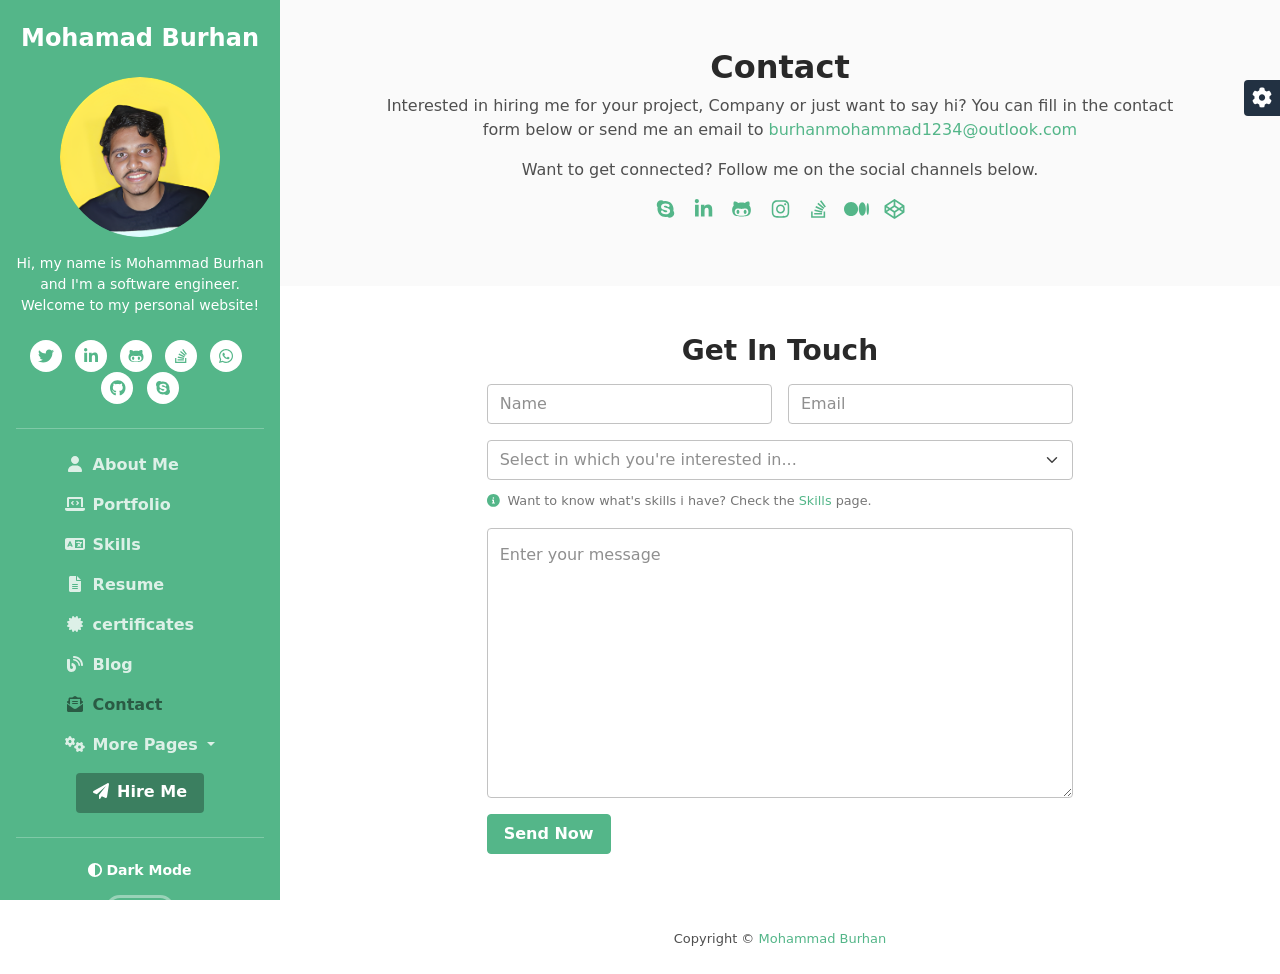
<file: contact.html>
<!DOCTYPE html>
<html lang="en">

<head>
	<title>Mohammad Burhan</title>

	<!-- Meta -->
	<meta charset="utf-8">
	<meta http-equiv="X-UA-Compatible" content="IE=edge">
	<meta name="viewport" content="width=device-width, initial-scale=1.0">
	<meta name="description" content="">
	<meta name="author" content="">
	<link rel="shortcut icon" href="favicon.ico">

	<!-- Google Fonts -->
	<link href="https://fonts.googleapis.com/css?family=Roboto:300,400,500,700" rel="stylesheet">

	<!-- FontAwesome JS -->
	<script defer src="assets/fontawesome/js/all.js"></script>

	<!-- Theme CSS -->
	<link id="theme-style" rel="stylesheet" href="assets/css/theme-1.css">

</head>

<body oncontextmenu="return false;">

	<header class="header text-center">
		<div class="force-overflow">
			<h1 class="blog-name pt-lg-4 mb-0"><a class="no-text-decoration" href="index.html">Mohamad Burhan</a></h1>

			<nav class="navbar navbar-expand-lg navbar-dark">

				<button class="navbar-toggler" type="button" data-bs-toggle="collapse" data-bs-target="#navigation"
					aria-controls="navigation" aria-expanded="false" aria-label="Toggle navigation">
					<span class="navbar-toggler-icon"></span>
				</button>

				<div id="navigation" class="collapse navbar-collapse flex-column">
					<div class="profile-section pt-3 pt-lg-0">
						<img class="profile-image mb-3 rounded-circle mx-auto" src="assets/images/profile.png"
							alt="image">

						<div class="bio mb-3">Hi, my name is Mohammad Burhan and I'm a software engineer. Welcome to my
							personal website!</div><!--//bio-->
							<ul class="social-list list-inline py-2 mx-auto">
								<li class="list-inline-item"><a href="#"><i class="fab fa-twitter fa-fw"></i></a></li>
								<li class="list-inline-item"><a href="https://www.linkedin.com/in/burhanmohammad/"><i class="fab fa-linkedin-in fa-fw"></i></a></li>
								<li class="list-inline-item"><a href="https://github.com/BurhanMohammad"><i class="fab fa-github-alt fa-fw"></i></a></li>
								<li class="list-inline-item"><a href="#"><i class="fab fa-stack-overflow fa-fw"></i></a>
								</li>
								<li class="list-inline-item"><a href="https://wa.me/917036037203"><i class="fa-brands fa-whatsapp"></i></a></li>
								<li class="list-inline-item"><a href="https://github.com/BurhanMohammad"><i class="fa-brands fa-github"></i></a></li>
								<li class="list-inline-item"><a href="https://join.skype.com/yjbxl233XgfF"><i class="fa-brands fa-skype"></i></a></li>
	
							</ul><!--//social-list-->
						<hr>
					</div><!--//profile-section-->

					<ul class="navbar-nav flex-column text-start">
						<li class="nav-item">
							<a class="nav-link" href="index.html"><i class="fas fa-user fa-fw me-2"></i>About Me</a>
						</li>
						<li class="nav-item">
							<a class="nav-link" href="portfolio.html"><i
									class="fas fa-laptop-code fa-fw me-2"></i>Portfolio</a>
						</li>
						<!-- <li class="nav-item">
							<a class="nav-link" href="services.html"><i class="fas fa-briefcase fa-fw me-2"></i>Services
								&amp; Pricing</a>
						</li> -->
						<li class="nav-item">
							<a class="nav-link" href="skills.html"><i class="fas fa-language fa-fw me-2"></i>Skills
							</a>
						</li>
						<li class="nav-item">
							<a class="nav-link" href="resume.html"><i class="fas fa-file-alt fa-fw me-2"></i>Resume</a>
						</li>
						<li class="nav-item">
									<a class="nav-link scrollto" href="certificates.html"><i
											class="fas fa-certificate fa-fw me-2"></i>certificates</a>
								</li>
						<li class="nav-item">
							<a class="nav-link" href="blog-home.html"><i class="fas fa-blog fa-fw me-2"></i>Blog</a>
						</li>
						<li class="nav-item">
							<a class="nav-link active" href="contact.html"><i
									class="fas fa-envelope-open-text fa-fw me-2"></i>Contact<span
									class="sr-only">(current)</span></a>
						</li>
						<li class="nav-item dropdown">
							<a class="nav-link dropdown-toggle" href="#" id="navbarDropdown" role="button"
								data-bs-toggle="dropdown" aria-expanded="false">
								<i class="fas fa-cogs fa-fw me-2"></i>More Pages
							</a>
							<ul class="dropdown-menu" aria-labelledby="navbarDropdown">
								<li><a class="dropdown-item" href="project.html">Project Page</a></li>
								<li><a class="dropdown-item" href="blog-home.html">Blog Home 1</a></li>
								<li><a class="dropdown-item" href="blog-home-alt.html">Blog Home 2</a></li>
								<li><a class="dropdown-item" href="blog-post.html">Blog Post</a></li>
							</ul>
						</li>
					</ul>

					<div class="my-2">
						<a class="btn btn-primary" href="contact.html" target="_blank"><i
								class="fas fa-paper-plane me-2"></i>Hire Me</a>
					</div>


					<div class="dark-mode-toggle text-center w-100">
						<hr class="mb-4">
						<h4 class="toggle-name mb-3 "><i class="fas fa-adjust me-1"></i>Dark Mode</h4>

						<input class="toggle" id="darkmode" type="checkbox">
						<label class="toggle-btn mx-auto mb-0" for="darkmode"></label>

					</div><!--//dark-mode-toggle-->
				</div>
			</nav>
		</div><!--//force-overflow-->
	</header>

	<div class="main-wrapper">
		<section class="cta-section theme-bg-light py-5">
			<div class="container text-center single-col-max-width">
				<h2 class="heading">Contact</h2>
				<div class="intro">
					<p>Interested in hiring me for your project, Company or just want to say hi? You can fill in the contact form
						below or send me an email to <a class="text-link" href="mailto:#">burhanmohammad1234@outlook.com</a>
					</p>
					<p>Want to get connected? Follow me on the social channels below.</p>
					<ul class="list-inline mb-0">
						<li class="list-inline-item mb-3"><a class="skype" href="https://join.skype.com/invite/yjbxl233XgfF"><i
									class="fab fa-skype fa-fw fa-lg"></i></a></li>

						<li class="list-inline-item mb-3"><a class="linkedin" href="https://www.linkedin.com/in/burhanmohammad/"><i
									class="fab fa-linkedin-in fa-fw fa-lg"></i></a></li>
						<li class="list-inline-item mb-3"><a class="github" href="https://github.com/BurhanMohammad"><i
									class="fab fa-github-alt fa-fw fa-lg"></i></a></li>
						<li class="list-inline-item"><a class="instagram" href="#"><i
									class="fab fa-instagram fa-fw fa-lg"></i></a></li>
						<li class="list-inline-item mb-3"><a class="stack-overflow" href="#"><i
									class="fab fa-stack-overflow fa-fw fa-lg"></i></a></li>
						<li class="list-inline-item mb-3"><a class="medium" href="#"><i
									class="fab fa-medium-m fa-fw fa-lg"></i></a></li>
						<li class="list-inline-item mb-3"><a class="codepen" href="#"><i
									class="fab fa-codepen fa-fw fa-lg"></i></a></li>


						<!--<li class="list-inline-item mb-3"><a class="facebook" href="#"><i class="fab fa-facebook-f fa-fw fa-lg"></i></a></li>-->


					</ul><!--//social-list-->

				</div><!--//container-->


		</section>
		<section class="contact-section px-3 py-5 p-md-5">
			<div class="container">
				<form id="contact-form" class="contact-form col-lg-8 mx-lg-auto" method="post" action="">
					<h3 class="text-center mb-3">Get In Touch</h3>
					<div class="row g-3">
						<div class="col-12 col-md-6">
							<label class="sr-only" for="cname">Name</label>
							<input type="text" class="form-control" id="cname" name="name" placeholder="Name"
								minlength="2" required="" aria-required="true">
						</div>
						<div class="col-12 col-md-6">
							<label class="sr-only" for="cemail">Email</label>
							<input type="email" class="form-control" id="cemail" name="email" placeholder="Email"
								required="" aria-required="true">
						</div>
						<div class="col-12">
							<select id="services" class="form-select" name="services">
								<option selected>Select in which  you're interested in...</option>
								<option value="basic">Full-Stack</option>
								<option value="standard">Front-end</option>
								<option value="premium">Back-end</option>
								<option value="not sure">Not sure</option>
							</select>
							<div class="mt-2">
								<small class="form-text text-muted pt-1"><i
										class="fas fa-info-circle me-2 text-primary"></i>Want to know what's skills i have? Check the <a class="text-link" href="skills.html"
										target="_blank">Skills</a> page.</small>
							</div>
						</div>
						<div class="col-12">
							<label class="sr-only" for="cmessage">Your message</label>
							<textarea class="form-control" id="cmessage" name="message" placeholder="Enter your message"
								rows="10" required="" aria-required="true"></textarea>
						</div>
						<div class="form-group col-12">
							<button type="submit" class="btn btn-block btn-primary py-2">Send Now</button>
						</div>
					</div><!--//form-row-->
				</form>
			</div><!--//container-->
		</section>

		<footer class="footer text-center py-4">
			<small class="copyright">Copyright &copy; <a href=""
					target="_blank">Mohammad Burhan</a></small>
		</footer>

	</div><!--//main-wrapper-->

	<!-- *****CONFIGURE STYLE (REMOVE ON YOUR PRODUCTION SITE)****** -->
	<div id="config-panel" class="config-panel config-panel-hide d-none d-lg-block">
		<div class="panel-inner">
			<a id="config-trigger" class="config-trigger text-center" href="#"><i class="fas fa-cog mx-auto"
					data-fa-transform="down-6"></i></a>
			<h5 class="panel-title">Choose Colour</h5>
			<ul id="color-options" class="list-inline mb-0">
				<li class="theme-1 active list-inline-item"><a data-style="assets/css/theme-1.css" href="#"></a></li>
				<li class="theme-2  list-inline-item"><a data-style="assets/css/theme-2.css" href="#"></a></li>
				<li class="theme-3  list-inline-item"><a data-style="assets/css/theme-3.css" href="#"></a></li>
				<li class="theme-4  list-inline-item"><a data-style="assets/css/theme-4.css" href="#"></a></li>
				<li class="theme-5  list-inline-item"><a data-style="assets/css/theme-5.css" href="#"></a></li>
				<li class="theme-6  list-inline-item"><a data-style="assets/css/theme-6.css" href="#"></a></li>
				<li class="theme-7  list-inline-item"><a data-style="assets/css/theme-7.css" href="#"></a></li>
				<li class="theme-8  list-inline-item"><a data-style="assets/css/theme-8.css" href="#"></a></li>
				<li class="theme-9  list-inline-item"><a data-style="assets/css/theme-9.css" href="#"></a></li>
				<li class="theme-10  list-inline-item"><a data-style="assets/css/theme-10.css" href="#"></a></li>
			</ul>
			<a id="config-close" class="close" href="#"><i class="fa fa-times-circle"></i></a>
		</div><!--//panel-inner-->
	</div><!--//configure-panel-->

	<!-- Javascript -->
	<script src="assets/plugins/popper.min.js"></script>
	<script src="assets/plugins/bootstrap/js/bootstrap.min.js"></script>

	<!-- Dark Mode -->
	<script src="assets/plugins/js-cookie.min.js"></script>
	<script src="assets/js/dark-mode.js"></script>

	<!-- Style Switcher (REMOVE ON YOUR PRODUCTION SITE) -->
	<script src="assets/js/demo/style-switcher.js"></script>


	<script src="desable_rightclick.js"></script>

</body>

</html>
</file>
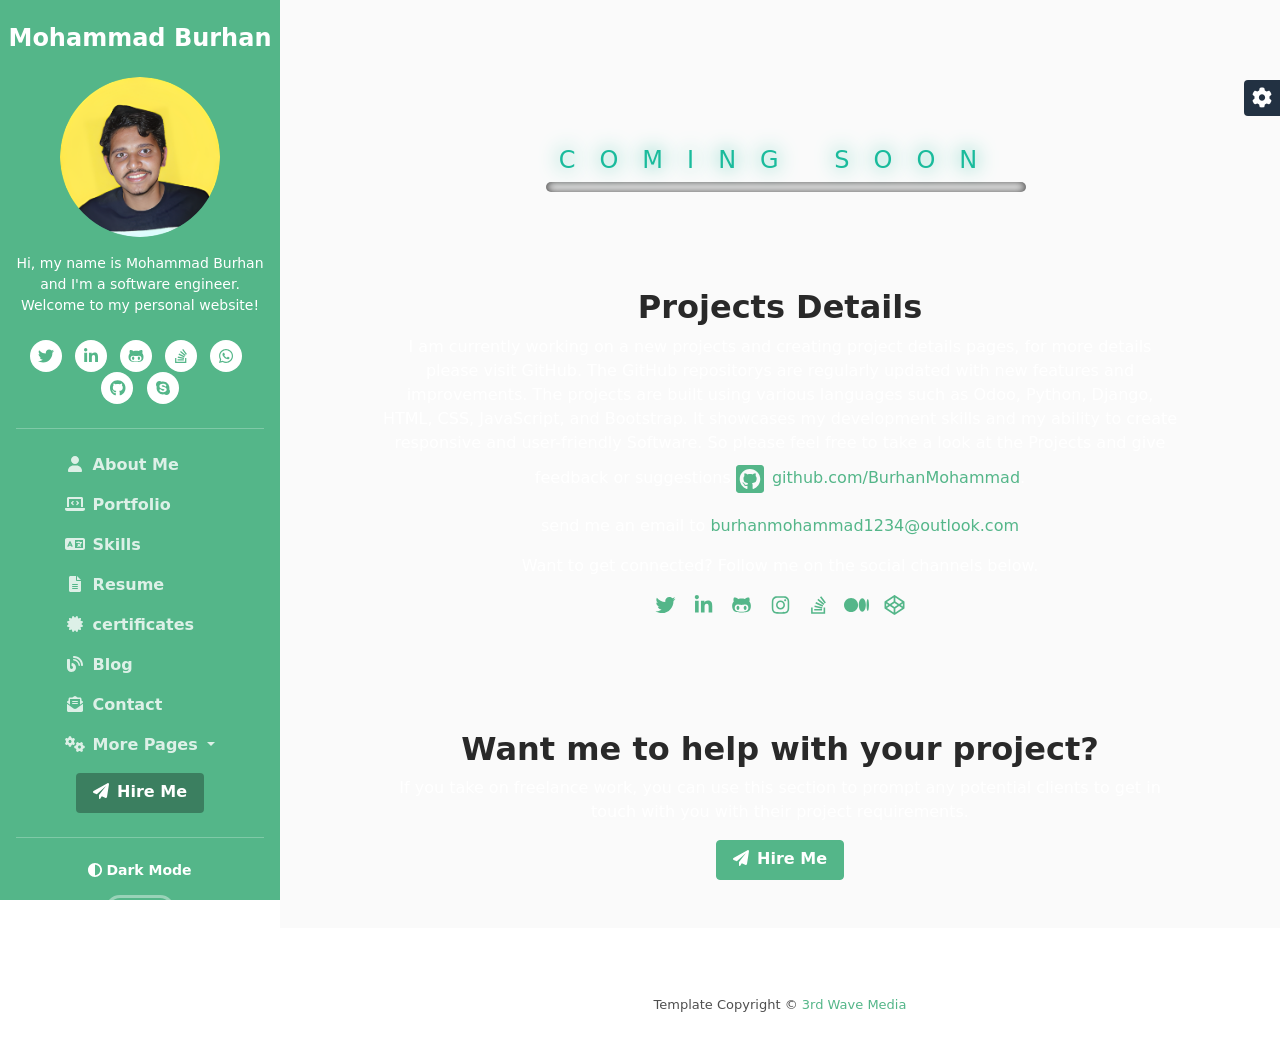
<file: project.html>
<!DOCTYPE html>
<html lang="en">

<head>
	<title>Mohammad Burhan</title>

	<!-- Meta -->
	<meta charset="utf-8">
	<meta http-equiv="X-UA-Compatible" content="IE=edge">
	<meta name="viewport" content="width=device-width, initial-scale=1.0">
	<meta name="description" content="">
	<meta name="author" content="">
	<link rel="shortcut icon" href="favicon.ico">

	<!-- Google Fonts -->
	<link href="https://fonts.googleapis.com/css?family=Roboto:300,400,500,700" rel="stylesheet">

	<!-- FontAwesome JS -->
	<script defer src="assets/fontawesome/js/all.js"></script>

	<!-- Theme CSS -->
	<link id="theme-style" rel="stylesheet" href="assets/css/theme-1.css">
	<link id="theme-style" rel="stylesheet" href="assets/css/cmming.css">

</head>

<body oncontextmenu="return false;">

	<header class="header text-center">
		<div class="force-overflow">
			<h1 class="blog-name pt-lg-4 mb-0"><a class="no-text-decoration" href="index.html">Mohammad Burhan</a></h1>

			<nav class="navbar navbar-expand-lg navbar-dark">

				<button class="navbar-toggler" type="button" data-bs-toggle="collapse" data-bs-target="#navigation"
					aria-controls="navigation" aria-expanded="false" aria-label="Toggle navigation">
					<span class="navbar-toggler-icon"></span>
				</button>

				<div id="navigation" class="collapse navbar-collapse flex-column">
					<div class="profile-section pt-3 pt-lg-0">
						<img class="profile-image mb-3 rounded-circle mx-auto" src="assets/images/profile.png"
							alt="image">

						<div class="bio mb-3">Hi, my name is Mohammad Burhan and I'm a software engineer. Welcome to my
							personal website!</div><!--//bio-->
						<ul class="social-list list-inline py-2 mx-auto">
							<li class="list-inline-item"><a href="#"><i class="fab fa-twitter fa-fw"></i></a></li>
							<li class="list-inline-item"><a href="https://www.linkedin.com/in/burhanmohammad/"><i
										class="fab fa-linkedin-in fa-fw"></i></a></li>
							<li class="list-inline-item"><a href="https://github.com/BurhanMohammad"><i
										class="fab fa-github-alt fa-fw"></i></a></li>
							<li class="list-inline-item"><a href="#"><i class="fab fa-stack-overflow fa-fw"></i></a>
							</li>
							<li class="list-inline-item"><a href="https://wa.me/917036037203"><i
										class="fa-brands fa-whatsapp"></i></a></li>
							<li class="list-inline-item"><a href="https://github.com/BurhanMohammad"><i
										class="fa-brands fa-github"></i></a></li>
							<li class="list-inline-item"><a href="https://join.skype.com/invite/yjbxl233XgfF"><i
										class="fa-brands fa-skype"></i></a></li>

						</ul><!--//social-list-->
						<hr>
					</div><!--//profile-section-->

					<ul class="navbar-nav flex-column text-start">
						<li class="nav-item">
							<a class="nav-link" href="index.html"><i class="fas fa-user fa-fw me-2"></i>About Me</a>
						</li>
						<li class="nav-item">
							<a class="nav-link" href="portfolio.html"><i
									class="fas fa-laptop-code fa-fw me-2"></i>Portfolio</a>
						</li>
						<!-- <li class="nav-item">
							<a class="nav-link" href="services.html"><i class="fas fa-briefcase fa-fw me-2"></i>Services
								&amp; Pricing</a>
						</li> -->
						<li class="nav-item">
							<a class="nav-link" href="skills.html"><i class="fas fa-language fa-fw me-2"></i>Skills</a>
						</li>
						<li class="nav-item">
							<a class="nav-link" href="resume.html"><i class="fas fa-file-alt fa-fw me-2"></i>Resume</a>
						</li>
						<li class="nav-item">
									<a class="nav-link scrollto" href="certificates.html"><i
											class="fas fa-certificate fa-fw me-2"></i>certificates</a>
								</li>
						<li class="nav-item">
							<a class="nav-link" href="blog-home.html"><i class="fas fa-blog fa-fw me-2"></i>Blog</a>
						</li>
						<li class="nav-item">
							<a class="nav-link" href="contact.html"><i
									class="fas fa-envelope-open-text fa-fw me-2"></i>Contact</a>
						</li>
						<li class="nav-item dropdown">
							<a class="nav-link dropdown-toggle" href="#" id="navbarDropdown" role="button"
								data-bs-toggle="dropdown" aria-expanded="false">
								<i class="fas fa-cogs fa-fw me-2"></i>More Pages
							</a>
							<ul class="dropdown-menu active" aria-labelledby="navbarDropdown">
								<li><a class="dropdown-item active" href="project.html">Project Page</a></li>
								<li><a class="dropdown-item" href="blog-home.html">Blog Home 1</a></li>
								<li><a class="dropdown-item" href="blog-home-alt.html">Blog Home 2</a></li>
								<li><a class="dropdown-item" href="blog-post.html">Blog Post</a></li>
							</ul>
						</li>
					</ul>

					<div class="my-2">
						<a class="btn btn-primary" href="contact.html" target="_blank"><i
								class="fas fa-paper-plane me-2"></i>Hire Me</a>
					</div>


					<div class="dark-mode-toggle text-center w-100">
						<hr class="mb-4">
						<h4 class="toggle-name mb-3 "><i class="fas fa-adjust me-1"></i>Dark Mode</h4>

						<input class="toggle" id="darkmode" type="checkbox">
						<label class="toggle-btn mx-auto mb-0" for="darkmode"></label>

					</div><!--//dark-mode-toggle-->
				</div>
			</nav>
		</div><!--//force-overflow-->
	</header>

	<div class="main-wrapper">
		<section class="cta-section theme-bg-light py-5">
			<div class="container">
				<h3 style="margin-top: 10%;">COMING SOON</h3>
				<br>
				<div class="bar">

					<div class="progress"></div>
				</div>
			</div>


		</section>
		<section class="cta-section theme-bg-light py-5">
			<div class="container text-center single-col-max-width">
				<h2 class="heading">Projects Details</h2>
				<div class="intro">
					<p>I am currently working on a new projects and creating project details pages, for more details
						please visit
						GitHub. The GitHub repositorys are regularly updated
						with new features and improvements. The projects are built using various languages such as Odoo,
						Python, Django,
						HTML, CSS, JavaScript, and Bootstrap. It showcases my development skills and my ability to
						create responsive and user-friendly Software. So please feel free to take a look at the
						Projects and give feedback or suggestions <a class="text-link"
							href="https://github.com/BurhanMohammad"><i class="fab fa-github-square fa-2x me-2"
								data-fa-transform="down-4"></i><span
								class="d-none d-lg-inline-block text-link">github.com/BurhanMohammad</span></a>.<br><br>
						send me an email to <a class="text-link" href="mailto:#">burhanmohammad1234@outlook.com</a>
					</p>
					<p>Want to get connected? Follow me on the social channels below.</p>
					<ul class="list-inline mb-0">
						<li class="list-inline-item mb-3"><a class="twitter" href="#"><i
									class="fab fa-twitter fa-fw fa-lg"></i></a></li>

						<li class="list-inline-item mb-3"><a class="linkedin" href="https://www.linkedin.com/in/burhanmohammad/"><i
									class="fab fa-linkedin-in fa-fw fa-lg"></i></a></li>
						<li class="list-inline-item mb-3"><a class="github" href="https://github.com/BurhanMohammad"><i
									class="fab fa-github-alt fa-fw fa-lg"></i></a></li>
						<li class="list-inline-item"><a class="instagram" href="#"><i
									class="fab fa-instagram fa-fw fa-lg"></i></a></li>
						<li class="list-inline-item mb-3"><a class="stack-overflow" href="#"><i
									class="fab fa-stack-overflow fa-fw fa-lg"></i></a></li>
						<li class="list-inline-item mb-3"><a class="medium" href="#"><i
									class="fab fa-medium-m fa-fw fa-lg"></i></a></li>
						<li class="list-inline-item mb-3"><a class="codepen" href="#"><i
									class="fab fa-codepen fa-fw fa-lg"></i></a></li>


						<!--<li class="list-inline-item mb-3"><a class="facebook" href="#"><i class="fab fa-facebook-f fa-fw fa-lg"></i></a></li>-->


					</ul><!--//social-list-->

				</div><!--//container-->


		</section>
		<!-- <section class="cta-section theme-bg-light py-5">
			<div class="container single-col-max-width">
				<h2 class="heading text-center">Case Study: Project Name</h2>
				<div class="project-intro text-center">
					<p class="mb-0 lead">Project intro goes here. In the intro it's a good idea to answer a potential
						client's need/problem so it's more likely to land your next project or job.</p>
				</div>

			</div>//container
		</section>
		<section class="project px-3 py-5 p-md-5">
			<div class="container">
				<div class="project-meta theme-bg-light p-4">
					<div class="row g-4 g-lg-5">
						<div class="col-md-5 col-lg-4 col-xxl-3 d-none d-md-block">
							<img class="project-thumb img-fluid rounded" src="assets/images/project/project-3.jpg"
								alt="">
						</div>//col
						<div class="col-12 col-md-7 col-lg-8 col-xxl-9">
							<div class="client-info">
								<h3 class="client-name font-weight-bold mb-4">Client Name</h3>
								<ul class="client-meta list-unstyled">
									<li class="mb-2"><i
											class="fas fa-industry fa-fw me-2"></i><strong>Industry:</strong> Tech</li>
									<li class="mb-2"><i class="fas fa-users fa-fw me-2"></i><strong>Size:</strong> 100+
									</li>
									<li class="mb-2"><strong><i class="fas fa-link fa-fw me-2"></i>Website:</strong> <a
											class="theme-link" href="#">clientsite.com</a></li>

								</ul>
								<div class="client-bio mb-4">Short description of the client and project requirements.
									Lorem ipsum dolor sit amet, consectetuer adipiscing elit. Aenean commodo ligula eget
									dolor. Lorem ipsum dolor sit amet, consectetuer adipiscing elit. Aenean commodo
									ligula eget dolor.</div>
								<h4 class="subheading mb-3">Project Requirements</h4>
								<ul class="mb-0">
									<li class="mb-2">Requirement lorem ipsum dolor sit amet, consectetuer adipiscing
										elit.</li>
									<li class="mb-2">Requirement donec pede justo, fringilla vel, aliquet nec.</li>
									<li class="mb-2">Requirement phasellus ullamcorper ipsum rutrum nunc. </li>
								</ul>
							</div>//client-info
						</div>//col
					</div>//row
				</div>//project-meta
				<div class="project-sections py-5">
					<div class="project-section mb-5">
						<h3 class="project-section-title mb-3">Project Overview</h3>
						<p>Lorem ipsum dolor sit amet, consectetuer adipiscing elit. Aenean commodo ligula eget dolor.
							Aenean massa. Cum sociis natoque penatibus et magnis dis parturient montes, nascetur
							ridiculus mus. Donec quam felis, ultricies nec, pellentesque eu, pretium quis, sem. Nulla
							consequat massa quis enim. Donec pede justo, fringilla vel, aliquet nec, vulputate eget,
							arcu. In enim justo, rhoncus ut, imperdiet a, venenatis vitae, justo. Nullam dictum felis eu
							pede mollis pretium. Integer tincidunt. Cras dapibus. </p>
					</div>//project-section

					<div class="project-section mb-5">
						<h3 class="project-section-title">The Challenge</h3>
						<p>Lorem ipsum dolor sit amet, consectetuer adipiscing elit. Aenean commodo ligula eget dolor.
							Aenean massa. Cum sociis natoque penatibus et magnis dis parturient montes, nascetur
							ridiculus mus. Donec quam felis, ultricies nec, pellentesque eu, pretium quis, sem. Nulla
							consequat massa quis enim. Donec pede justo, fringilla vel, aliquet nec, vulputate eget,
							arcu. In enim justo, rhoncus ut, imperdiet a, venenatis vitae, justo. Nullam dictum felis eu
							pede mollis pretium. Integer tincidunt. Cras dapibus. </p>

					</div>//project-section

					<div class="project-section mb-5">
						<h3 class="project-section-title">The Approach &amp; Solution</h3>
						<p>Lorem ipsum dolor sit amet, consectetuer adipiscing elit. Aenean commodo ligula eget dolor.
							Aenean massa. Cum sociis natoque penatibus et magnis dis parturient montes, nascetur
							ridiculus mus. Donec quam felis, ultricies nec, pellentesque eu, pretium quis, sem. Nulla
							consequat massa quis enim. Donec pede justo, fringilla vel, aliquet nec, vulputate eget,
							arcu. In enim justo, rhoncus ut, imperdiet a, venenatis vitae, justo. Nullam dictum felis eu
							pede mollis pretium. Integer tincidunt. Cras dapibus. </p>
						<div class="row mt-5">
							<div class="col-12 col-lg-6 mb-5">
								<img class="img-fluid rounded" src="assets/images/project/project-figure-1.jpg"
									alt="image">
							</div>
							<div class="col-12 col-lg-6 mb-5">
								<img class="img-fluid rounded" src="assets/images/project/project-figure-2.jpg"
									alt="image">
							</div>
						</div>

						<p>Lorem ipsum dolor sit amet, consectetuer adipiscing elit. Aenean commodo ligula eget dolor.
							Aenean massa. Cum sociis natoque penatibus et magnis dis parturient montes, nascetur
							ridiculus mus. Donec quam felis, ultricies nec, pellentesque eu, pretium quis, sem. Nulla
							consequat massa quis enim. Donec pede justo, fringilla vel, aliquet nec, vulputate eget,
							arcu. In enim justo, rhoncus ut, imperdiet a, venenatis vitae, justo. Nullam dictum felis eu
							pede mollis pretium. Integer tincidunt. Cras dapibus. </p>

					</div>//project-section

					<div class="project-section mb-5">
						<h3 class="project-section-title mb-3">The Results</h3>

						<div class="metrics mb-4">
							<div class="row">
								<div class="metric col-6 col-xl-3 mb-3">
									<div class="inner p-3 theme-bg-light">
										<div class="metric-name">Efficiency</div>
										<div class="metric-data mb-2">20% <span class="unit">up</span></div>
										<div class="metric-desc">Metric description lorem ipsum dolor sit amet.</div>
									</div>
								</div>//metric
								<div class="metric col-6 col-xl-3 mb-3">
									<div class="inner p-3 theme-bg-light">
										<div class="metric-name">Customer Satisfaction</div>
										<div class="metric-data mb-2">14% <span class="unit">up</span></div>
										<div class="metric-desc">Metric description lorem ipsum dolor sit amet.</div>
									</div>
								</div>//metric
								<div class="metric col-6 col-xl-3 mb-3">
									<div class="inner p-3 theme-bg-light">
										<div class="metric-name">Sales Generated</div>
										<div class="metric-data mb-2">$130K</div>
										<div class="metric-desc">Metric description lorem ipsum dolor sit amet.</div>
									</div>
								</div>//metric
								<div class="metric col-6 col-xl-3 mb-3">
									<div class="inner p-3 theme-bg-light">
										<div class="metric-name">Overall Cost</div>
										<div class="metric-data mb-2">20% <span class="unit">down</span></div>
										<div class="metric-desc">Metric description lorem ipsum dolor sit amet.</div>
									</div>
								</div>//metric
							</div>//row
						</div>//metrics

						<p>Lorem ipsum dolor sit amet, consectetuer adipiscing elit. Aenean commodo ligula eget dolor.
							Aenean massa. Cum sociis natoque penatibus et magnis dis parturient montes, nascetur
							ridiculus mus. Donec quam felis, ultricies nec, pellentesque eu, pretium quis, sem. Nulla
							consequat massa quis enim. Donec pede justo, fringilla vel, aliquet nec, vulputate eget,
							arcu. In enim justo, rhoncus ut, imperdiet a, venenatis vitae, justo. Nullam dictum felis eu
							pede mollis pretium. Integer tincidunt. Cras dapibus. </p>

					</div>//project-section

					<div class="project-section mb-5">
						<h3 class="project-section-title mb-3">Client Testimonial</h3>
					</div>//project-section
					<div class="client-quote">
						<div class="quote-holder">
							<blockquote class="quote-content">
								Simon is a brilliant software engineer! Lorem ipsum dolor sit amet, consectetuer
								adipiscing elit. Aenean commodo ligula eget dolor. Aenean massa. Cum sociis natoque
								penatibus et magnis.
							</blockquote>
							<i class="fas fa-quote-left"></i>
						</div>//quote-holder
						<div class="source-holder">
							<div class="source-profile">
								<img src="assets/images/clients/profile-4.png" alt="image" />
							</div>
							<div class="meta">
								<div class="name">James Lee</div>
								<div class="info">Product Manager, Amazon</div>
							</div>
						</div>
					</div>
				</div>
			</div>
		</section>-->

		<section class="promo-section theme-bg-light py-5 text-center">
			<div class="container single-col-max-width">
				<h2 class="title">Want me to help with your project?</h2>
				<p>If you take on freelance work, you can use this section to prompt any potential clients to get in
					touch with you with their project requirements.</p>
				<div class="text-center"><a class="btn btn-primary" href="contact.html" target="_blank"><i
							class="fas fa-paper-plane me-2"></i>Hire Me</a></div>
			</div>
			<!-- //container -->
		</section>
		<!-- //promo-section  -->

		<footer class="footer text-center py-4">
			<small class="copyright">Template Copyright &copy; <a href="https://themes.3rdwavemedia.com/"
					target="_blank">3rd Wave Media</a></small>
		</footer>

	</div><!--//main-wrapper-->

	<!-- *****CONFIGURE STYLE (REMOVE ON YOUR PRODUCTION SITE)****** -->
	<div id="config-panel" class="config-panel config-panel-hide d-none d-lg-block">
		<div class="panel-inner">
			<a id="config-trigger" class="config-trigger text-center" href="#"><i class="fas fa-cog mx-auto"
					data-fa-transform="down-6"></i></a>
			<h5 class="panel-title">Choose Colour</h5>
			<ul id="color-options" class="list-inline mb-0">
				<li class="theme-1 active list-inline-item"><a data-style="assets/css/theme-1.css" href="#"></a></li>
				<li class="theme-2  list-inline-item"><a data-style="assets/css/theme-2.css" href="#"></a></li>
				<li class="theme-3  list-inline-item"><a data-style="assets/css/theme-3.css" href="#"></a></li>
				<li class="theme-4  list-inline-item"><a data-style="assets/css/theme-4.css" href="#"></a></li>
				<li class="theme-5  list-inline-item"><a data-style="assets/css/theme-5.css" href="#"></a></li>
				<li class="theme-6  list-inline-item"><a data-style="assets/css/theme-6.css" href="#"></a></li>
				<li class="theme-7  list-inline-item"><a data-style="assets/css/theme-7.css" href="#"></a></li>
				<li class="theme-8  list-inline-item"><a data-style="assets/css/theme-8.css" href="#"></a></li>
				<li class="theme-9  list-inline-item"><a data-style="assets/css/theme-9.css" href="#"></a></li>
				<li class="theme-10  list-inline-item"><a data-style="assets/css/theme-10.css" href="#"></a></li>
			</ul>
			<a id="config-close" class="close" href="#"><i class="fa fa-times-circle"></i></a>
		</div><!--//panel-inner-->
	</div><!--//configure-panel-->

	<!-- Javascript -->
	<script src="assets/plugins/popper.min.js"></script>
	<script src="assets/plugins/bootstrap/js/bootstrap.min.js"></script>

	<!-- Dark Mode -->
	<script src="assets/plugins/js-cookie.min.js"></script>
	<script src="assets/js/dark-mode.js"></script>

	<!-- Style Switcher (REMOVE ON YOUR PRODUCTION SITE) -->
	<script src="assets/js/demo/style-switcher.js"></script>
   

	<script src="desable_rightclick.js"></script>

</body>

</html>
</file>
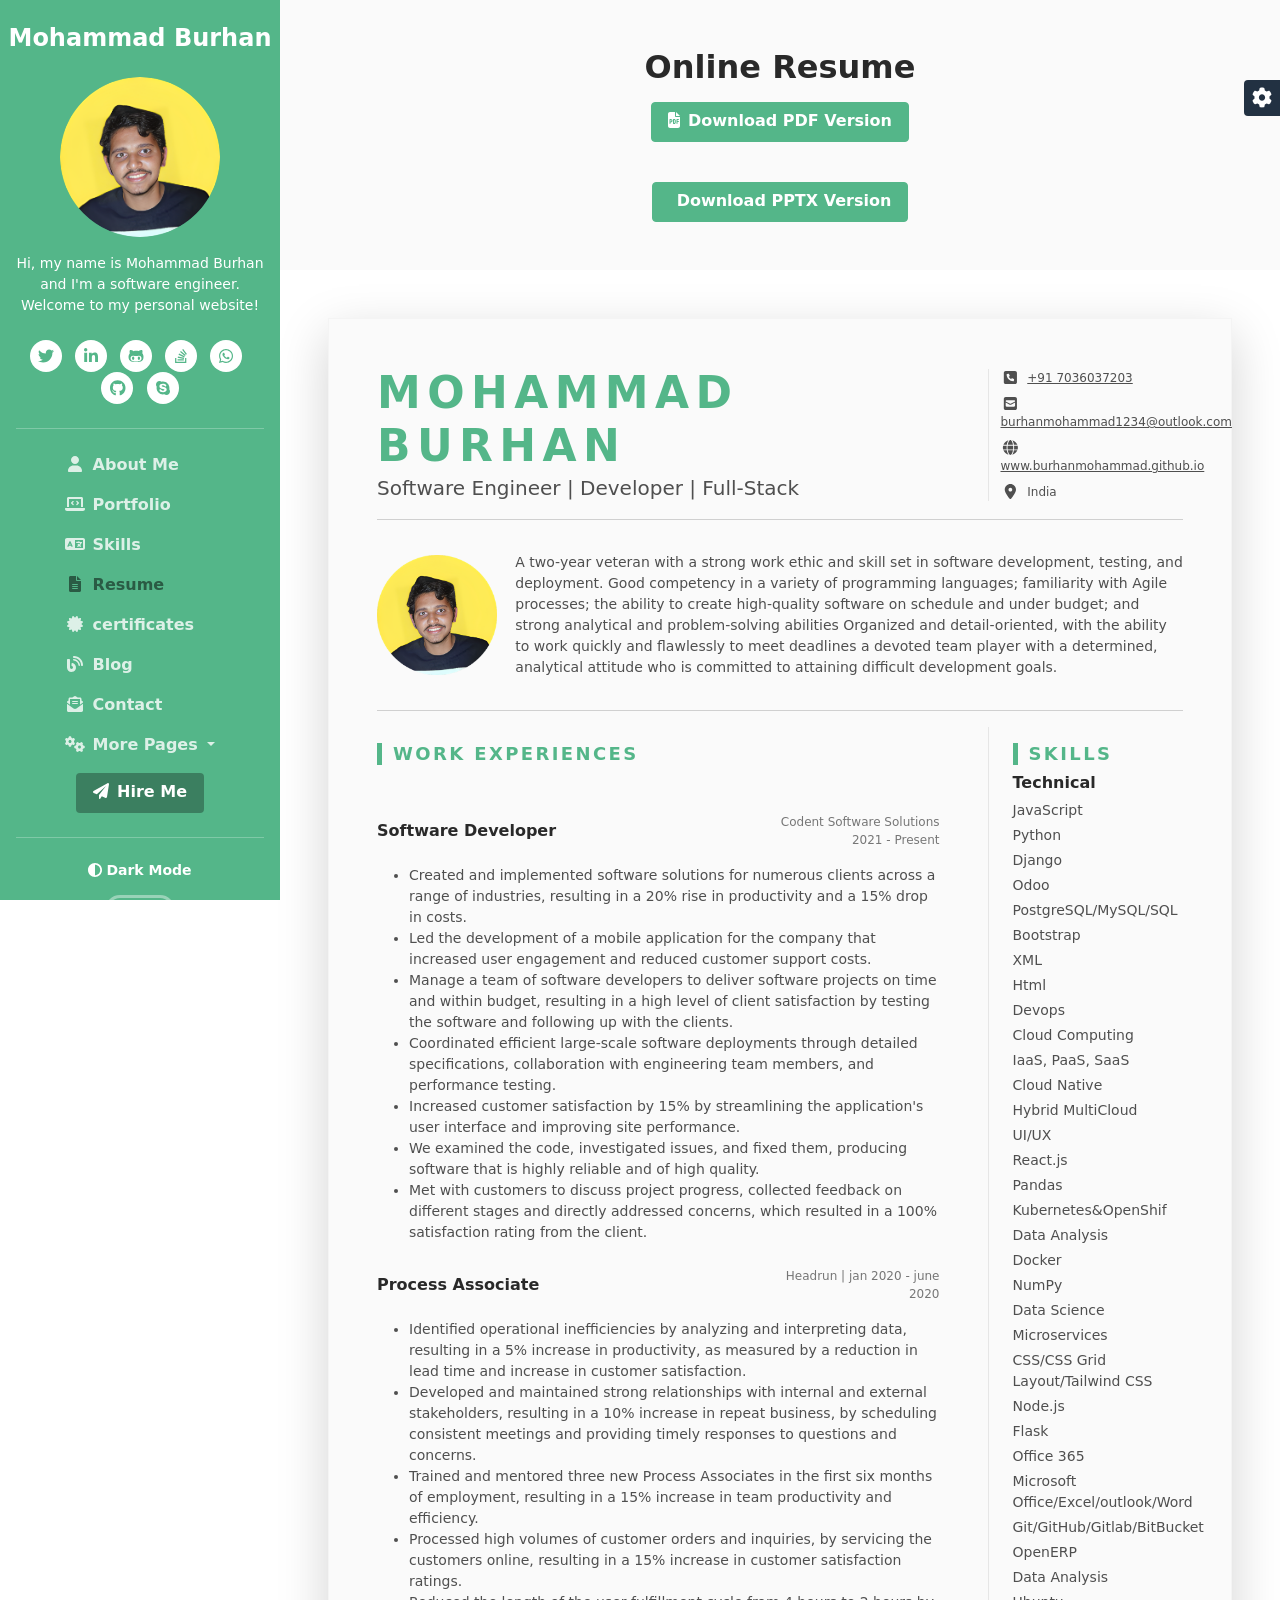
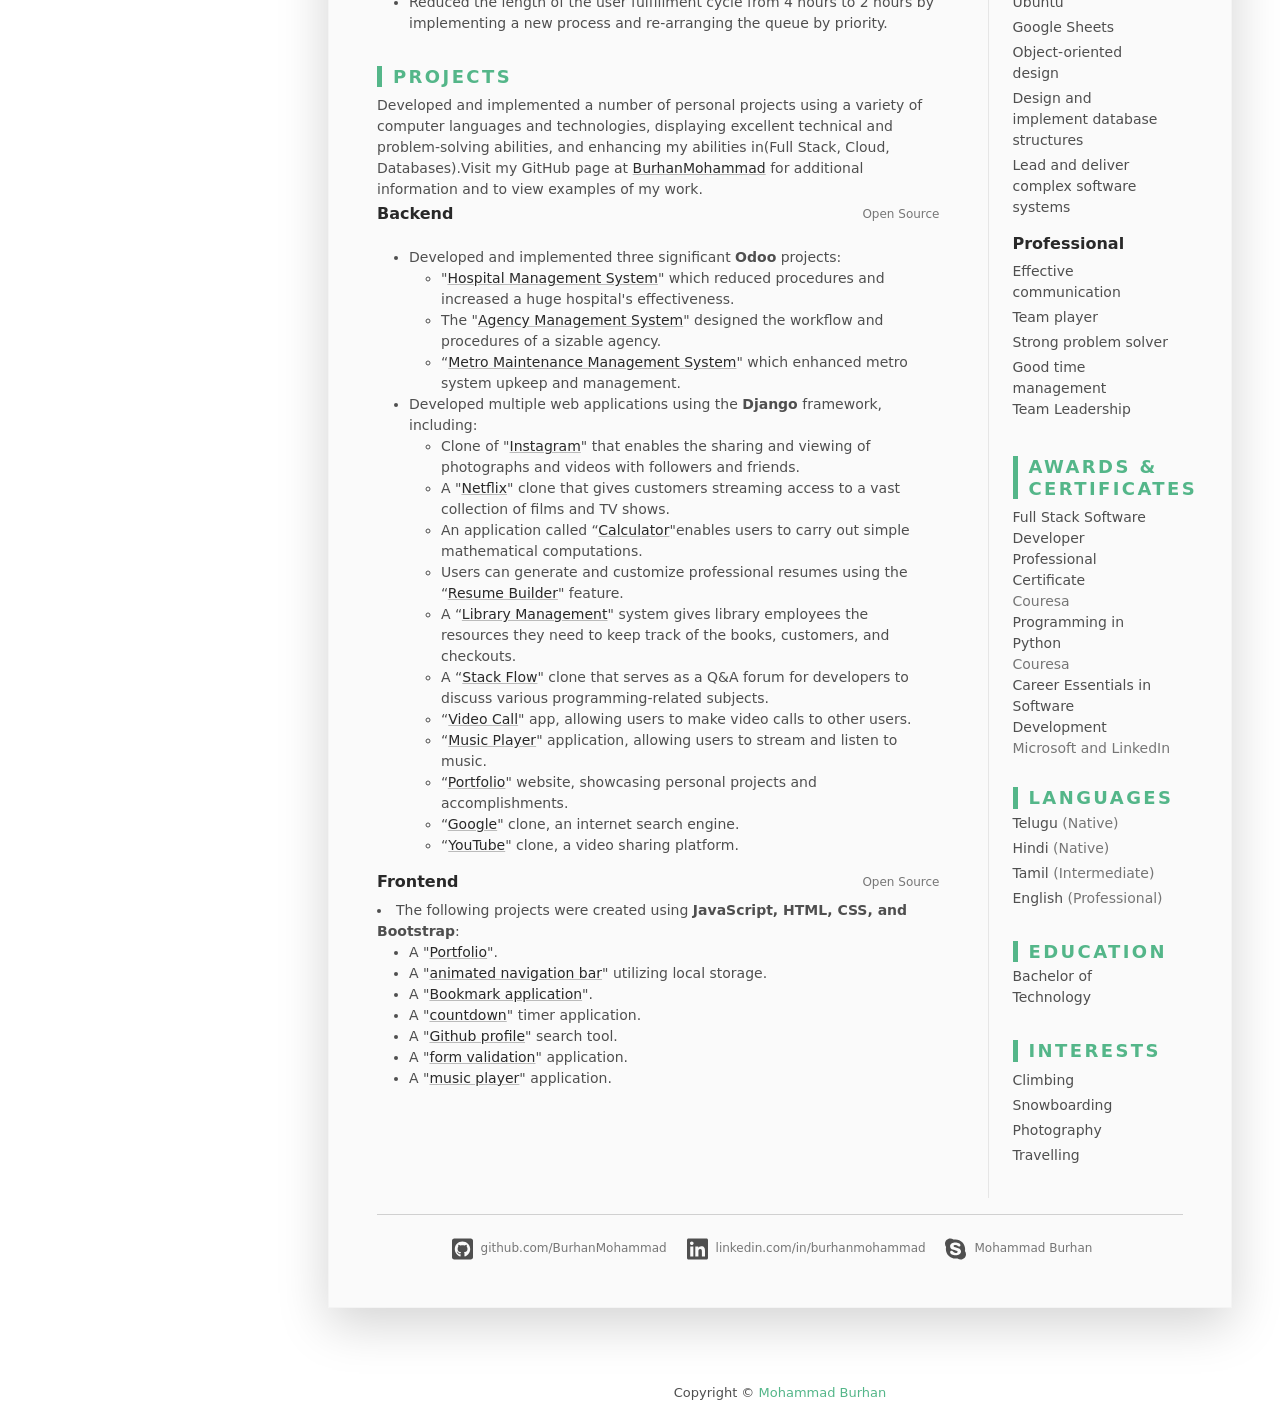
<file: resume.html>
<!DOCTYPE html>
<html lang="en">

<head>
	<title>Mohammad Burhan</title>

	<!-- Meta -->
	<meta charset="utf-8">
	<meta http-equiv="X-UA-Compatible" content="IE=edge">
	<meta name="viewport" content="width=device-width, initial-scale=1.0">
	<meta name="description" content="">
	<meta name="author" content="">
	<link rel="shortcut icon" href="favicon.ico">

	<!-- Google Fonts -->
	<link href="https://fonts.googleapis.com/css?family=Roboto:300,400,500,700,900" rel="stylesheet">

	<!-- FontAwesome JS -->
	<script defer src="assets/fontawesome/js/all.js"></script>

	<!-- Theme CSS -->
	<link id="theme-style" rel="stylesheet" href="assets/css/theme-1.css">

</head>

<body oncontextmenu="return false;">

	<header class="header text-center">
		<div class="force-overflow">
			<h1 class="blog-name pt-lg-4 mb-0"><a class="no-text-decoration" href="index.html">Mohammad Burhan</a></h1>

			<nav class="navbar navbar-expand-lg navbar-dark">

				<button class="navbar-toggler" type="button" data-bs-toggle="collapse" data-bs-target="#navigation"
					aria-controls="navigation" aria-expanded="false" aria-label="Toggle navigation">
					<span class="navbar-toggler-icon"></span>
				</button>

				<div id="navigation" class="collapse navbar-collapse flex-column">
					<div class="profile-section pt-3 pt-lg-0">
						<img class="profile-image mb-3 rounded-circle mx-auto" src="assets/images/profile.png"
							alt="image">

						<div class="bio mb-3">Hi, my name is Mohammad Burhan and I'm a software engineer. Welcome to my
							personal website!</div><!--//bio-->
						<ul class="social-list list-inline py-2 mx-auto">
							<li class="list-inline-item"><a href="#"><i class="fab fa-twitter fa-fw"></i></a></li>
							<li class="list-inline-item"><a href="https://www.linkedin.com/in/burhanmohammad/"><i
										class="fab fa-linkedin-in fa-fw"></i></a></li>
							<li class="list-inline-item"><a href="https://github.com/BurhanMohammad"><i
										class="fab fa-github-alt fa-fw"></i></a></li>
							<li class="list-inline-item"><a href="#"><i class="fab fa-stack-overflow fa-fw"></i></a>
							</li>
							<li class="list-inline-item"><a href="https://wa.me/917036037203"><i
										class="fa-brands fa-whatsapp"></i></a></li>
							<li class="list-inline-item"><a href="https://github.com/BurhanMohammad"><i
										class="fa-brands fa-github"></i></a></li>
							<li class="list-inline-item"><a href="https://join.skype.com/invite/yjbxl233XgfF"><i
										class="fa-brands fa-skype"></i></a></li>

						</ul><!--//social-list-->
						<hr>
					</div><!--//profile-section-->

					<ul class="navbar-nav flex-column text-start">
						<li class="nav-item">
							<a class="nav-link scrollto " href="index.html"><i class="fas fa-user fa-fw me-2"></i>About
								Me</a>
						</li>
						<li class="nav-item scrollto">
							<a class="nav-link" href="templetes/portfolio.html"><i
									class="fas fa-laptop-code fa-fw me-2"></i>Portfolio</a>
						</li>
						<!-- <li class="nav-item">
							<a class="nav-link" href="services.html"><i class="fas fa-briefcase fa-fw me-2"></i>Services
								&amp; Pricing</a>
						</li> -->
						<li class="nav-item scrollto">
							<a class="nav-link" href="skills.html"><i class="fas fa-language fa-fw me-2"></i>Skills</a>
						</li>
						<li class="nav-item">
							<a class="nav-link active" href="resume.html"><i
									class="fas fa-file-alt fa-fw me-2"></i>Resume<span
									class="sr-only">(current)</span></a>
						</li>
						<li class="nav-item">
							<a class="nav-link scrollto" href="certificates.html"><i
									class="fas fa-certificate fa-fw me-2"></i>certificates</a>
						</li>
						<li class="nav-item scrollto">
							<a class="nav-link" href="blog-home.html"><i class="fas fa-blog fa-fw me-2"></i>Blog</a>
						</li>
						<li class="nav-item scrollto">
							<a class="nav-link" href="contact.html"><i
									class="fas fa-envelope-open-text fa-fw me-2"></i>Contact</a>
						</li>
						<li class="nav-item dropdown scrollto">
							<a class="nav-link dropdown-toggle" href="#" id="navbarDropdown" role="button"
								data-bs-toggle="dropdown" aria-expanded="false">
								<i class="fas fa-cogs fa-fw me-2"></i>More Pages
							</a>
							<ul class="dropdown-menu scrollto" aria-labelledby="navbarDropdown">
								<li><a class="dropdown-item scrollto" href="project.html">Project Page</a></li>
								<li><a class="dropdown-item scrollto" href="blog-home.html">Blog Home 1</a></li>
								<li><a class="dropdown-item scrollto" href="blog-home-alt.html">Blog Home 2</a></li>
								<li><a class="dropdown-item scrollto" href="blog-post.html">Blog Post</a></li>
							</ul>
						</li>
					</ul>

					<div class="my-2">
						<a class="btn btn-primary" href="contact.html" target="_blank"><i
								class="fas fa-paper-plane me-2"></i>Hire Me</a>
					</div>


					<div class="dark-mode-toggle text-center w-100">
						<hr class="mb-4">
						<h4 class="toggle-name mb-3 "><i class="fas fa-adjust me-1"></i>Dark Mode</h4>

						<input class="toggle" id="darkmode" type="checkbox">
						<label class="toggle-btn mx-auto mb-0" for="darkmode"></label>

					</div><!--//dark-mode-toggle-->
				</div>
			</nav>
		</div><!--//force-overflow-->
	</header>

	<div class="main-wrapper">
		<section class="cta-section theme-bg-light py-5">
			<div class="container text-center single-col-max-width">
				<h2 class="heading mb-3">Online Resume</h2>
				<a class="btn btn-primary"
					href="assets/resume/Mohammad_Burhan_Resume.pdf"
					target="_blank"><i class="fas fa-file-pdf me-2"></i>Download PDF Version</a>
				<p>&nbsp;</p>
				<a class="btn btn-primary"
					href=""
					target="_blank"><i class="fad fa-file-powerpoint me-2"></i>Download PPTX Version</a>


			</div><!--//container-->
		</section>

		<div class="container resume-container px-3 px-lg-5">
			<article class="resume-wrapper mx-auto theme-bg-light p-5 mb-5 my-5 shadow-lg">

				<div class="resume-header">
					<div class="row align-items-center">
						<div class="resume-title col-12 col-md-6 col-lg-8 col-xl-9">
							<h2 class="resume-name mb-0 text-uppercase">Mohammad Burhan</h2>
							<div class="resume-tagline mb-2 mb-md-0">Software Engineer | Developer | Full-Stack</div>
						</div><!--//resume-title-->
						<div class="resume-contact col-12 col-md-6 col-lg-4 col-xl-3">
							<ul class="list-unstyled mb-0">
								<li class="mb-2"><i class="fas fa-phone-square fa-fw fa-lg me-2 "></i><a
										class="resume-link" href="tel:#">+91 7036037203</a></li>
								<li class="mb-2"><i class="fas fa-envelope-square fa-fw fa-lg me-2"></i><a
										class="resume-link" href="mailto:#">burhanmohammad1234@outlook.com</a></li>
								<li class="mb-2"><i class="fas fa-globe fa-fw fa-lg me-2"></i><a class="resume-link"
										href="#">www.burhanmohammad.github.io</a></li>
								<li class="mb-0"><i class="fas fa-map-marker-alt fa-fw fa-lg me-2"></i>India</li>
							</ul>
						</div><!--//resume-contact-->
					</div><!--//row-->

				</div><!--//resume-header-->
				<hr>
				<div class="resume-intro py-3">
					<div class="row align-items-center">
						<div class="col-12 col-md-3 col-xl-2 text-center">
							<img class="resume-profile-image mb-3 mb-md-0 me-md-5  ms-md-0 rounded mx-auto"
								src="assets/images/resume-profile.png" alt="image">
						</div>

						<div class="col text-start">
							<p class="mb-0">A two-year veteran with a strong work ethic and skill set in software
								development, testing, and
								deployment. Good competency in a variety of programming languages; familiarity with
								Agile
								processes; the ability to create high-quality software on schedule and under budget; and
								strong
								analytical and problem-solving abilities Organized and detail-oriented, with the ability
								to work quickly
								and flawlessly to meet deadlines a devoted team player with a determined, analytical
								attitude who is
								committed to attaining difficult development goals.</p>
						</div><!--//col-->
					</div>
				</div><!--//resume-intro-->
				<hr>
				<div class="resume-body">
					<div class="row">
						<div class="resume-main col-12 col-lg-8 col-xl-9   pe-0   pe-lg-5">
							<section class="work-section py-3">
								<h3 class="text-uppercase resume-section-heading mb-5">Work Experiences</h3>
								<div class="item mb-4">
									<div class="item-heading row align-items-center mb-3">
										<h4 class="item-title col-12 col-md-6 col-lg-8 mb-2 mb-md-0">Software
											Developer</h4>
										<div
											class="item-meta col-12 col-md-6 col-lg-4 text-muted text-start text-md-end">
											Codent Software Solutions <br> 2021 - Present</div>

									</div>
									<div class="item-content">
										<p></p>
										<ul class="resume-list">
											<li>Created and implemented software solutions for numerous clients across a
												range of industries,
												resulting in a 20% rise in productivity and a 15% drop in costs.</li>
											<li>Led the development of a mobile application for the company that
												increased user engagement and
												reduced customer support costs.</li>
											<li>Manage a team of software developers to deliver software projects on
												time and within budget,
												resulting in a high level of client satisfaction by testing the software
												and following up with the
												clients.</li>
											<li>Coordinated efficient large-scale software deployments through detailed
												specifications,
												collaboration with engineering team members, and performance testing.
											</li>
											<li>Increased customer satisfaction by 15% by streamlining the application's
												user interface and
												improving site performance.
											</li>
											<li>We examined the code, investigated issues, and fixed them, producing
												software that is highly
												reliable and of high quality.</li>
											<li>Met with customers to discuss project progress, collected feedback on
												different stages and directly
												addressed concerns, which resulted in a 100% satisfaction rating from
												the client.</li>
										</ul>
									</div>
								</div><!--//item-->
								<div class="item mb-3">
									<div class="item-heading row align-items-center mb-3">
										<h4 class="item-title col-12 col-md-6 col-lg-8 mb-3 mb-md-0">Process Associate
										</h4>
										<div
											class="item-meta col-12 col-md-6 col-lg-4 text-muted text-start text-md-end">
											Headrun | jan 2020 - june 2020</div>

									</div>
									<div class="item-content">
										<p></p>
										<ul class="resume-list">
											<li>Identified operational inefficiencies by analyzing and interpreting
												data, resulting in a 5% increase
												in productivity, as measured by a reduction in lead time and increase in
												customer satisfaction.
											</li>
											<li>Developed and maintained strong relationships with internal and external
												stakeholders, resulting in
												a 10% increase in repeat business, by scheduling consistent meetings and
												providing timely
												responses to questions and concerns.</li>
											<li>Trained and mentored three new Process Associates in the first six
												months of employment, resulting
												in a 15% increase in team productivity and efficiency.
											</li>
											<li>Processed high volumes of customer orders and inquiries, by servicing
												the customers online,
												resulting in a 15% increase in customer satisfaction ratings.
											</li>
											<li>Reduced the length of the user fulfillment cycle from 4 hours to 2 hours
												by implementing a new
												process and re-arranging the queue by priority.
											</li>
										</ul>
									</div>
								</div><!--//item-->
								<!-- <div class="item mb-3">
									<div class="item-heading row align-items-center mb-2">
										<h4 class="item-title col-12 col-md-6 col-lg-8 mb-2 mb-md-0">Senior Software
											Developer</h4>
										<div
											class="item-meta col-12 col-md-6 col-lg-4 text-muted text-start text-md-end">
											Dropbox | 2014 - 2016</div>

									</div>
									<div class="item-content">
										<p>Role description goes here ipsum dolor sit amet, consectetuer adipiscing
											elit. Aenean commodo ligula eget dolor. Aenean massa. Cum sociis natoque
											penatibus et magnis dis parturient montes, nascetur ridiculus mus.</p>
									</div>
								</div>
								//item -->
								<!-- <div class="item">
									<div class="item-heading row align-items-center mb-2">
										<h4 class="item-title col-12 col-md-6 col-lg-8 mb-2 mb-md-0">Senior Developer
										</h4>
										<div
											class="item-meta col-12 col-md-6 col-lg-4 text-muted text-start text-md-end">
											Uber | 2013 - 2014</div>

									</div>
									<div class="item-content">
										<p>Role description goes here ipsum dolor sit amet, consectetuer adipiscing
											elit. Aenean commodo ligula eget dolor. Aenean massa. Cum sociis natoque
											penatibus. </p>
									</div>
								</div>
								//item -->
								<!-- <div class="item">
									<div class="item-heading row align-items-center mb-2">
										<h4 class="item-title col-12 col-md-6 col-lg-8 mb-2 mb-md-0">Backend Developer
										</h4>
										<div
											class="item-meta col-12 col-md-6 col-lg-4 text-muted text-start text-md-end">
											Amazon | 2014 - 2016</div>

									</div>
									<div class="item-content">
										<p>Role description goes here ipsum dolor sit amet, consectetuer adipiscing
											elit. Aenean commodo ligula eget dolor. Aenean massa. Cum sociis natoque
											penatibus et magnis dis parturient montes, nascetur ridiculus mus.</p>
									</div>
								</div>
								//item -->
								<!-- <div class="item">
									<div class="item-heading row align-items-center mb-2">
										<h4 class="item-title col-12 col-md-6 col-lg-8 mb-2 mb-md-0">Frontend Developer
										</h4>
										<div
											class="item-meta col-12 col-md-6 col-lg-4 text-muted text-start text-md-end">
											Startup | 2013 - 2014</div>

									</div>
									<div class="item-content">
										<p>Role description goes here ipsum dolor sit amet, consectetuer adipiscing
											elit. Aenean commodo ligula eget dolor. Aenean massa. Cum sociis natoque
											penatibus. </p>
									</div>
								</div>
								//item -->

							</section><!--//work-section-->


							<section class="project-section">
								<h3 class="text-uppercase resume-section-heading">Projects</h3>
								<div class="item-content">
									<p class="mb-1">Developed and implemented a number of personal projects using a
										variety of computer languages and
										technologies, displaying excellent technical and problem-solving abilities, and
										enhancing my abilities
										in(Full Stack, Cloud, Databases).Visit my GitHub page at <a class="theme-link"
											href="https://github.com/BurhanMohammad" target="_blank">BurhanMohammad</a>
										for additional information and to
										view examples of my work.</p>

								</div>
								<div class="item">
									<div class="item-heading row align-items-center mb-4">
										<h4 class="item-title col-12 col-md-6 col-lg-8 mb-4 mb-md-0">Backend
										</h4>
										<div
											class="item-meta col-12 col-md-6 col-lg-4 text-muted text-start text-md-end">
											Open Source</div>

									</div>
									<div class="item-content">
										<ul class="resume-list">
											<li>Developed and implemented three significant <strong
													class="item-heading">Odoo</strong> projects:
												<ul class="resume-list">
													<li>"<a href="https://github.com/BurhanMohammad/Odoo-Dental-Management-System"
															class="theme-link">Hospital Management System</a>" which
														reduced procedures and increased a huge hospital's
														effectiveness.
													</li>
													<li>The "<a
															href="https://github.com/BurhanMohammad/Odoo-Agency-Management-System"
															class="theme-link">Agency Management System</a>" designed
														the workflow and procedures of a sizable agency.
													</li>
													<li>“<a href="https://github.com/BurhanMohammad"
															class="theme-link">Metro Maintenance Management System</a>"
														which enhanced metro system upkeep and
														management.
													</li>
												</ul>
											</li>
											<li class="mb-2">Developed multiple web applications using the <strong
													class="item-heading">Django</strong> framework, including:
												<ul class="resume-list">
													<li>Clone of "<a
															href="https://github.com/BurhanMohammad/Django-Instragram"
															class="theme-link">Instagram</a>" that enables the sharing
														and viewing of photographs and videos with
														followers and friends.
													</li>
													<li>A "<a href="https://github.com/BurhanMohammad/Djnago-Netflix"
															class="theme-link">Netflix</a>" clone that gives customers
														streaming access to a vast collection of films and TV
														shows.
													</li>
													<li>An application called “<a
															href="https://github.com/BurhanMohammad/Django-Calculator"
															class="theme-link">Calculator</a>"enables users to carry out
														simple mathematical
														computations.
													</li>
													<li>Users can generate and customize professional resumes using the
														“<a href="https://github.com/BurhanMohammad/Django-Resume-Bulider"
															class="theme-link">Resume Builder</a>"
														feature.
													</li>
													<li>A “<a
															href="https://github.com/BurhanMohammad/Django-librarymanagement"
															class="theme-link">Library Management</a>"
														system gives library employees the resources they need to keep
														track of the books, customers, and checkouts.
													</li>
													<li>A “<a href="https://github.com/BurhanMohammad/Django-Stackflow"
															class="theme-link">Stack Flow</a>"
														clone that serves as a Q&A forum for developers to discuss
														various
														programming-related subjects.
													</li>
													<li>“<a href="https://github.com/BurhanMohammad/Django-VIdeocall-App"
															class="theme-link">Video Call</a>"
														app, allowing users to make video calls to other users.
													</li>
													<li>“<a href="https://github.com/BurhanMohammad/Django-MusicPlayer"
															class="theme-link">Music Player</a>"
														application, allowing users to stream and listen to music.

													</li>
													<li>“<a href="https://github.com/BurhanMohammad/Django-Portfolio-website"
															class="theme-link">Portfolio</a>"
														website, showcasing personal projects and accomplishments.
													</li>
													<li>“<a href="https://github.com/BurhanMohammad"
															class="theme-link">Google</a>"
														clone, an internet search engine.
													</li>
													<li>“<a href="https://github.com/BurhanMohammad"
															class="theme-link">YouTube</a>"
														clone, a video sharing platform.
													</li>
												</ul>
											</li>
										</ul>
									</div>
								</div><!--//item-->
								<div class="item">
									<div class="item-heading row align-items-center mb-2">
										<h4 class="item-title col-12 col-md-6 col-lg-8 mb-4 mb-md-0">Frontend</h4>
										<div
											class="item-meta col-12 col-md-6 col-lg-4 text-muted text-start text-md-end">
											Open Source</div>

									</div>
									<div class="item-content">
										<li>The following projects were created using <strong
												class="item-heading">JavaScript, HTML, CSS, and Bootstrap</strong>:
											<ul class="resume-list">
												<li>A "<a
														href="https://github.com/BurhanMohammad/JavaScript-Html-Css-Bootstrap/tree/main/Poetfolio"
														class="theme-link">Portfolio</a>".
												</li>
												<li>A "<a
														href="https://github.com/BurhanMohammad/JavaScript-Html-Css-Bootstrap/tree/main/animated-navigation"
														class="theme-link">animated navigation bar</a>" utilizing local
													storage.
												</li>
												<li>A "<a
														href="https://github.com/BurhanMohammad/JavaScript-Html-Css-Bootstrap/tree/main/bookmark-app"
														class="theme-link">Bookmark application</a>".
												</li>
												<li>A "<a
														href="https://github.com/BurhanMohammad/JavaScript-Html-Css-Bootstrap/tree/main/custom-countdown"
														class="theme-link">countdown</a>" timer application.
												</li>
												<li>A "<a
														href="https://github.com/BurhanMohammad/JavaScript-Html-Css-Bootstrap/tree/main/github-profiles"
														class="theme-link">Github profile</a>" search tool.
												</li>
												<li>A "<a
														href="https://github.com/BurhanMohammad/JavaScript-Html-Css-Bootstrap/tree/main/form-validation"
														class="theme-link">form validation</a>" application.
												</li>
												<li>A "<a
														href="https://github.com/BurhanMohammad/JavaScript-Html-Css-Bootstrap/tree/main/music-player"
														class="theme-link">music player</a>" application.
												</li>
											</ul>
										</li>
									</div>
								</div><!--//item-->
								<!-- <div class="item">
									<div class="item-heading row align-items-center mb-2">
										<h4 class="item-title col-12 col-md-6 col-lg-8 mb-2 mb-md-0">Project Praesent
										</h4>
										<div
											class="item-meta col-12 col-md-6 col-lg-4 text-muted text-start text-md-end">
											Open Source</div>

									</div>
									<div class="item-content">
										<p>You can use this section for your side projects. Cras dapibus. Vivamus
											elementum semper nisi. Aenean vulputate eleifend tellus. Aenean leo ligula,
											porttitor eu, consequat vitae, eleifend ac, enim.</p>

									</div>
								</div>
								//item -->
							</section><!--//project-section-->
						</div><!--//resume-main-->
						<aside class="resume-aside col-12 col-lg-4 col-xl-3 px-lg-4 pb-lg-4">
							<section class="skills-section py-3">
								<h3 class="text-uppercase resume-section-heading mb-2">Skills</h3>
								<div class="item">
									<h4 class="item-title">Technical</h4>
									<ul class="list-unstyled resume-skills-list">
										<li class="mb-1">JavaScript</li>
										<li class="mb-1">Python<li>
										<li class="mb-1">Django</li>
										<li class="mb-1">Odoo</li>
										<li class="mb-1">PostgreSQL/MySQL/SQL</li>
										<li class="mb-1">Bootstrap</li>
										<li class="mb-1">XML</li>
										<li class="mb-1">Html</li>
										<li class="mb-1">Devops</li>
										<li class="mb-1">Cloud Computing</li>
										<li class="mb-1">IaaS, PaaS, SaaS</li>
										<li class="mb-1">Cloud Native</li>
										<li class="mb-1">Hybrid MultiCloud</li>
										<li class="mb-1">UI/UX</li>
										<li class="mb-1">React.js</li>
										<li class="mb-1">Pandas</li>
										<li class="mb-1">Kubernetes&OpenShif</li>
										<li class="mb-1">Data Analysis</li>
										<li class="mb-1">Docker</li>
										<li class="mb-1">NumPy</li>
										<li class="mb-1">Data Science</li>
										<li class="mb-1">Microservices</li>
										<li class="mb-1">CSS/CSS Grid Layout/Tailwind CSS</li>
										<li class="mb-1">Node.js</li>
										<li class="mb-1">Flask</li>
										<li class="mb-1">Office 365</li>
										<li class="mb-1">Microsoft Office/Excel/outlook/Word</li>
										<li class="mb-1">Git/GitHub/Gitlab/BitBucket</li>
										<li class="mb-1">OpenERP</li>
										<li class="mb-1">Data Analysis</li>
										<li class="mb-1">Ubuntu</li>
										<li class="mb-1">Google Sheets</li>
										<li class="mb-1">Object-oriented design</li>
										<li class="mb-1">Design and implement database structures</li>
										<li>Lead and deliver complex software systems</li>
									</ul>
								</div><!--//item-->
								<div class="item">
									<h4 class="item-title">Professional</h4>
									<ul class="list-unstyled resume-skills-list">
										<li class="mb-1">Effective communication</li>
										<li class="mb-1">Team player
										<li>
										<li class="mb-1">Strong problem solver</li>
										<li>Good time management</li>
										<li class="mb-1">Team Leadership</li>
									</ul>
								</div><!--//item-->
							</section><!--//skills-section-->

							<section class="education-section py-1">
								<h3 class="text-uppercase resume-section-heading mb-2">Awards & certificates</h3>
								<ul class="list-unstyled resume-awards-list">
									<li>
										<div class="font-weight-bold">Full Stack Software Developer Professional Certificate</div>
										<div class="text-muted">Couresa</div>
									</li>
									<li>
										<div class="font-weight-bold">Programming in Python
										</div>
										<div class="text-muted">Couresa</div>
									</li>
									<li class="mb-1">
										<div class="font-weight-bold">Career Essentials in Software Development</div>
										<div class="text-muted">Microsoft and LinkedIn</div>
									</li>
									
								</ul>
							</section><!--//education-section-->
							<section class="skills-section py-2">
								<h3 class="text-uppercase resume-section-heading mb-1">Languages</h3>
								<ul class="list-unstyled resume-lang-list">
									<li class="mb-1">Telugu <span class="text-muted">(Native)</span></li>
									<li class="mb-1">Hindi <span class="text-muted">(Native)</span></li>
									<li class="mb-1">Tamil <span class="text-muted">(Intermediate)</span></li>
									<li>English <span class="text-muted">(Professional)</span></li>
								</ul>
							</section><!--//certificates-section-->
							<section class="education-section py-2">
								<h3 class="text-uppercase resume-section-heading mb-1">Education</h3>
								<ul class="list-unstyled resume-education-list">
									<li class="mb-1">
										<div class="resume-degree font-weight-bold">Bachelor of Technology
										</div>
										<!-- <div class="resume-degree-org text-muted">University College London</div> -->
										<!-- <div class="resume-degree-time text-muted">2010 - 2011</div> -->
									</li>
									<!-- <li>
										<div class="resume-degree font-weight-bold">BSc Maths and Physics</div>
										<div class="resume-degree-org text-muted">Imperial College London</div>
										<div class="resume-degree-time text-muted">2007 - 2010</div>
									</li> -->
								</ul>
							</section><!--//education-section-->
							<section class="skills-section py-2">
								<h3 class="text-uppercase resume-section-heading mb-2">Interests</h3>
								<ul class="list-unstyled resume-interests-list mb-0">
									<li class="mb-1">Climbing</li>
									<li class="mb-1">Snowboarding</li>
									<li class="mb-1">Photography</li>
									<li>Travelling</li>
								</ul>
							</section><!--//certificates-section-->

						</aside><!--//resume-aside-->
					</div><!--//row-->
				</div><!--//resume-body-->
				<hr>
				<div class="resume-footer text-center">
					<ul class="resume-social-list list-inline mx-auto mb-0 d-inline-block text-muted">
						<li class="list-inline-item mb-lg-0 me-3"><a class="resume-link"
								href="https://github.com/BurhanMohammad"><i class="fab fa-github-square fa-2x me-2"
									data-fa-transform="down-4"></i><span
									class="d-none d-lg-inline-block text-muted">github.com/BurhanMohammad</span></a>
						</li>
						<li class="list-inline-item mb-lg-0 me-3"><a class="resume-link"
								href="https://www.linkedin.com/in/burhanmohammad/"><i class="fab fa-linkedin fa-2x me-2"
									data-fa-transform="down-4"></i><span
									class="d-none d-lg-inline-block text-muted">linkedin.com/in/burhanmohammad</span></a>
						</li>
						<li class="list-inline-item mb-lg-0 me-lg-3"><a class="resume-link"
								href="https://join.skype.com/yjbxl233XgfF"><i class="fa-brands fa-skype fa-2x me-2"
									data-fa-transform="down-4"></i><span
									class="d-none d-lg-inline-block text-muted">Mohammad Burhan</span></a></li>
					</ul>
				</div><!--//resume-footer-->
			</article>

		</div><!--//container-->

		<footer class="footer text-center py-4">
			<small class="copyright">Copyright &copy; <a href="" target="_blank">Mohammad Burhan</a></small>
		</footer>

	</div><!--//main-wrapper-->

	<!-- *****CONFIGURE STYLE (REMOVE ON YOUR PRODUCTION SITE)****** -->
	<div id="config-panel" class="config-panel config-panel-hide d-none d-lg-block">
		<div class="panel-inner">
			<a id="config-trigger" class="config-trigger text-center" href="#"><i class="fas fa-cog mx-auto"
					data-fa-transform="down-6"></i></a>
			<h5 class="panel-title">Choose Colour</h5>
			<ul id="color-options" class="list-inline mb-0">
				<li class="theme-1 active list-inline-item"><a data-style="assets/css/theme-1.css" href="#"></a></li>
				<li class="theme-2  list-inline-item"><a data-style="assets/css/theme-2.css" href="#"></a></li>
				<li class="theme-3  list-inline-item"><a data-style="assets/css/theme-3.css" href="#"></a></li>
				<li class="theme-4  list-inline-item"><a data-style="assets/css/theme-4.css" href="#"></a></li>
				<li class="theme-5  list-inline-item"><a data-style="assets/css/theme-5.css" href="#"></a></li>
				<li class="theme-6  list-inline-item"><a data-style="assets/css/theme-6.css" href="#"></a></li>
				<li class="theme-7  list-inline-item"><a data-style="assets/css/theme-7.css" href="#"></a></li>
				<li class="theme-8  list-inline-item"><a data-style="assets/css/theme-8.css" href="#"></a></li>
				<li class="theme-9  list-inline-item"><a data-style="assets/css/theme-9.css" href="#"></a></li>
				<li class="theme-10  list-inline-item"><a data-style="assets/css/theme-10.css" href="#"></a></li>
			</ul>
			<a id="config-close" class="close" href="#"><i class="fa fa-times-circle"></i></a>
		</div><!--//panel-inner-->
	</div><!--//configure-panel-->

	<!-- Javascript -->
	<script src="assets/plugins/popper.min.js"></script>
	<script src="assets/plugins/bootstrap/js/bootstrap.min.js"></script>

	<!-- Dark Mode -->
	<script src="assets/plugins/js-cookie.min.js"></script>
	<script src="assets/js/dark-mode.js"></script>

	<!-- Style Switcher (REMOVE ON YOUR PRODUCTION SITE) -->
	<script src="assets/js/demo/style-switcher.js"></script>

	<script src="desable_rightclick.js"></script>


</body>

</html>
</file>
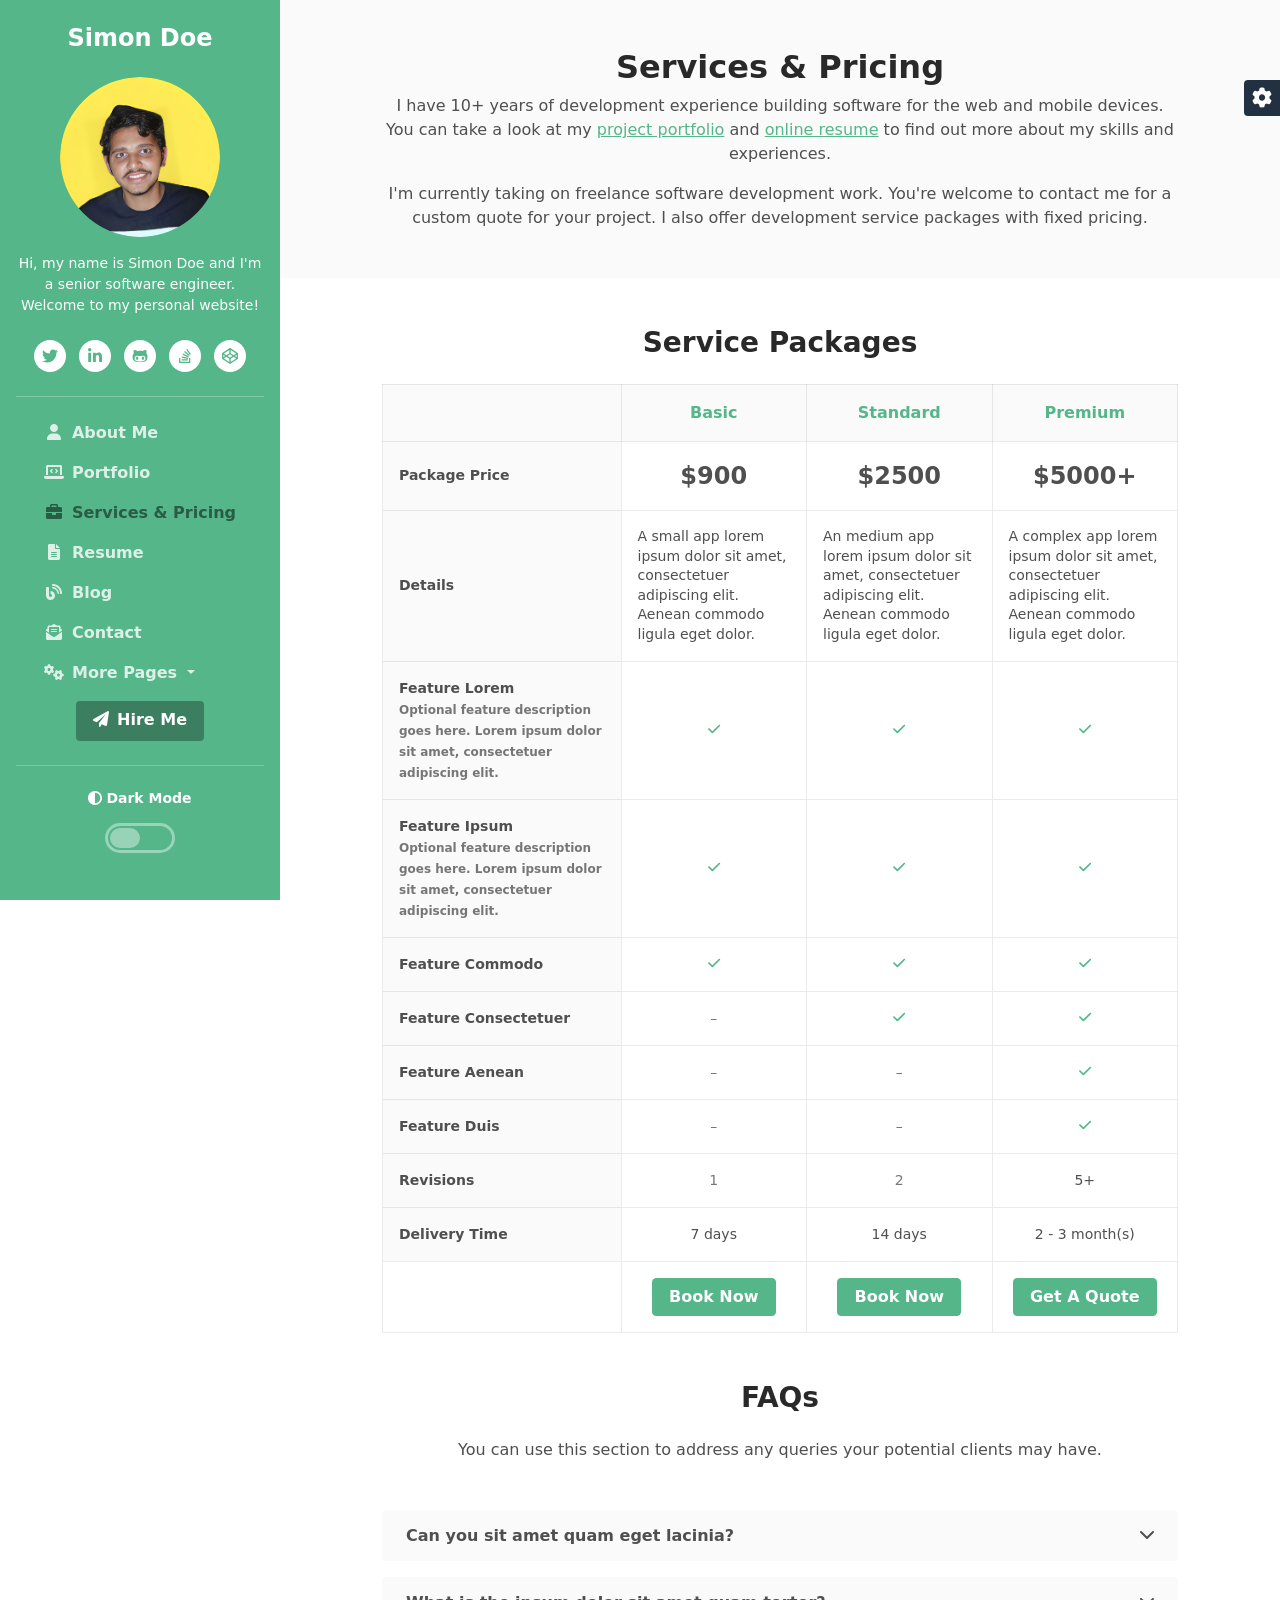
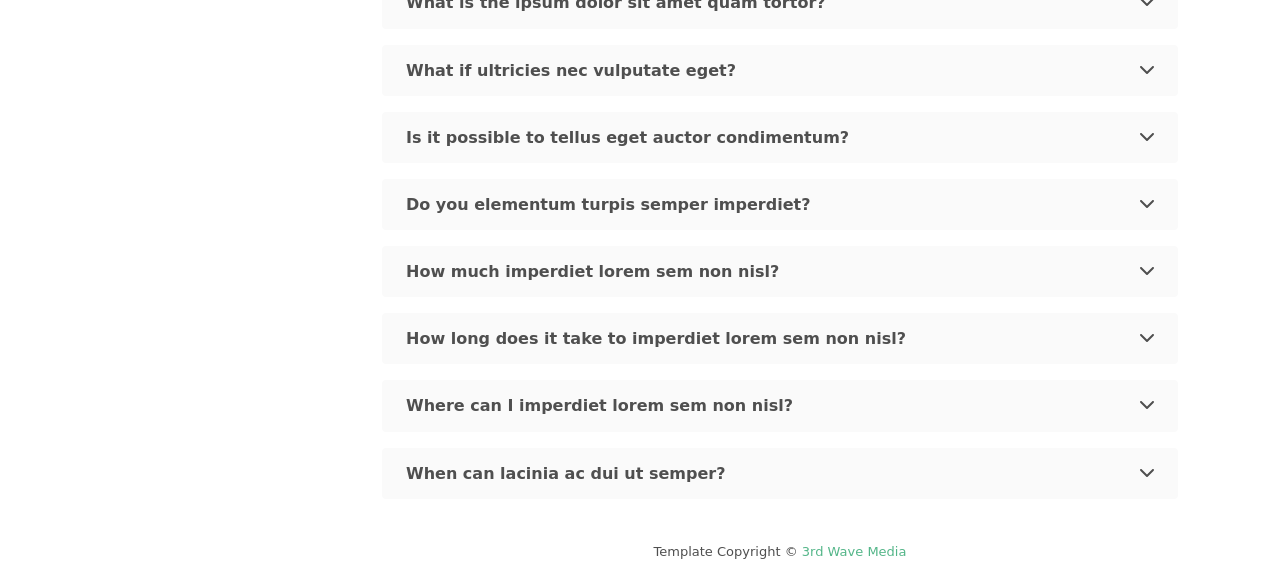
<file: services.html>
<!DOCTYPE html>
<html lang="en"> 
<head>
	<title>DevCard - Bootstrap 5 vCard &amp; Portfolio Template For Developers</title>
	
	<!-- Meta -->
	<meta charset="utf-8">
	<meta http-equiv="X-UA-Compatible" content="IE=edge">
	<meta name="viewport" content="width=device-width, initial-scale=1.0">
	<meta name="description" content="DevCard Bootstrap 5 Template">
	<meta name="author" content="Xiaoying Riley at 3rd Wave Media">    
	<link rel="shortcut icon" href="favicon.ico"> 
	
	<!-- Google Fonts -->
	<link href="https://fonts.googleapis.com/css?family=Roboto:300,400,500,700" rel="stylesheet">
	
	<!-- FontAwesome JS -->
    <script defer src="assets/fontawesome/js/all.js"></script>
	
	<!-- Theme CSS -->  
	<link id="theme-style" rel="stylesheet" href="assets/css/theme-1.css">

</head> 

<body oncontextmenu="return false;">
	
	<header class="header text-center">	    
		<div class="force-overflow">
			<h1 class="blog-name pt-lg-4 mb-0"><a class="no-text-decoration" href="index.html">Simon Doe</a></h1>
			
			<nav class="navbar navbar-expand-lg navbar-dark" >
				
				<button class="navbar-toggler" type="button" data-bs-toggle="collapse" data-bs-target="#navigation" aria-controls="navigation" aria-expanded="false" aria-label="Toggle navigation">
					<span class="navbar-toggler-icon"></span>
				</button>
				
				<div id="navigation" class="collapse navbar-collapse flex-column" >
					<div class="profile-section pt-3 pt-lg-0">
						<img class="profile-image mb-3 rounded-circle mx-auto" src="assets/images/profile.png" alt="image" >			
						
						<div class="bio mb-3">Hi, my name is Simon Doe and I'm a senior software engineer. Welcome to my personal website!</div><!--//bio-->
						<ul class="social-list list-inline py-2 mx-auto">
							<li class="list-inline-item"><a href="#"><i class="fab fa-twitter fa-fw"></i></a></li>
							<li class="list-inline-item"><a href="#"><i class="fab fa-linkedin-in fa-fw"></i></a></li>
							<li class="list-inline-item"><a href="#"><i class="fab fa-github-alt fa-fw"></i></a></li>
							<li class="list-inline-item"><a href="#"><i class="fab fa-stack-overflow fa-fw"></i></a></li>
							<li class="list-inline-item"><a href="#"><i class="fab fa-codepen fa-fw"></i></a></li>
						</ul><!--//social-list-->
						<hr> 
					</div><!--//profile-section-->
					
					<ul class="navbar-nav flex-column text-start">
						<li class="nav-item">
							<a class="nav-link" href="index.html"><i class="fas fa-user fa-fw me-2"></i>About Me</a>
						</li>
						<li class="nav-item">
							<a class="nav-link" href="portfolio.html"><i class="fas fa-laptop-code fa-fw me-2"></i>Portfolio</a>
						</li>
						<li class="nav-item">
							<a class="nav-link active" href="services.html"><i class="fas fa-briefcase fa-fw me-2"></i>Services &amp; Pricing<span class="sr-only">(current)</span></a>
						</li>
						<li class="nav-item">
							<a class="nav-link" href="resume.html"><i class="fas fa-file-alt fa-fw me-2"></i>Resume</a>
						</li>
						<li class="nav-item">
							<a class="nav-link" href="blog-home.html"><i class="fas fa-blog fa-fw me-2"></i>Blog</a>
						</li>
						<li class="nav-item">
							<a class="nav-link" href="contact.html"><i class="fas fa-envelope-open-text fa-fw me-2"></i>Contact</a>
						</li>
						<li class="nav-item dropdown">
							<a class="nav-link dropdown-toggle" href="#" id="navbarDropdown" role="button" data-bs-toggle="dropdown" aria-expanded="false">
								<i class="fas fa-cogs fa-fw me-2"></i>More Pages
							</a>
							<ul class="dropdown-menu" aria-labelledby="navbarDropdown">
								<li><a class="dropdown-item" href="project.html">Project Page</a></li>
								<li><a class="dropdown-item" href="blog-home.html">Blog Home 1</a></li>
								<li><a class="dropdown-item" href="blog-home-alt.html">Blog Home 2</a></li>
								<li><a class="dropdown-item" href="blog-post.html">Blog Post</a></li>
							</ul>
						</li>
					</ul>
					
					<div class="my-2">
						<a class="btn btn-primary" href="contact.html" target="_blank"><i class="fas fa-paper-plane me-2"></i>Hire Me</a>
					</div>
					
	
					<div class="dark-mode-toggle text-center w-100">
						<hr class="mb-4">
					    <h4 class="toggle-name mb-3 "><i class="fas fa-adjust me-1"></i>Dark Mode</h4>
					    
					    <input class="toggle" id="darkmode" type="checkbox">
					    <label class="toggle-btn mx-auto mb-0" for="darkmode"></label>
					    
					</div><!--//dark-mode-toggle-->
				</div>
			</nav>
		</div><!--//force-overflow-->
	</header>
	
	<div class="main-wrapper">
		<section class="cta-section theme-bg-light py-5">
			<div class="container text-center single-col-max-width">
				<h2 class="heading">Services &amp; Pricing</h2>
				<div class="intro">
					<p>I have 10+ years of development experience building software for the web and mobile devices. You can take a look at my <a href="portfolio.html" target="_blank">project portfolio</a> and <a href="resume.html" target="_blank">online resume</a> to find out more about my skills and experiences.</p>
					<p class="mb-0">I'm currently taking on freelance software development work. You're welcome to contact me for a custom quote for your project. I also offer development service packages with fixed pricing. </p>
				</div>
				
			</div><!--//container-->
		</section>
		
		<section class="pricing-section p-3 p-lg-5">
			<div class="container single-col-max-width">
				<h3 class="text-center mb-4">Service Packages</h3>
				<div id="pricing-tabs" class="pricing-tabs d-block d-md-none mb-3">
	                <a href="#" class="pricing-tab active mb-2" data-tab-target="pricing-1-data">Basic</a>	           
	                <a href="#" class="pricing-tab mb-2" data-tab-target="pricing-2-data">Standard</a>
	                <a href="#" class="pricing-tab" data-tab-target="pricing-3-data">Premium</a>
				</div><!--//pricing-mobile-tabs-->
			
				<table id="pricing-table" class="pricing-table table-bordered">
					<thead>
						<tr class="border-0">
							<th scope="col" class="pricing-0-data theme-bg-light"></th>
							<th scope="col" class="pricing-package-title pricing-data pricing-1-data">Basic</th>
							<th scope="col" class="pricing-package-title pricing-data pricing-2-data mobile-is-hidden">Standard</th>
							<th scope="col" class="pricing-package-title pricing-data pricing-3-data mobile-is-hidden">Premium</th>
						</tr>
					</thead>
					<tbody>
						<tr class="pricing-price-row">
							<th scope="row" class="pricing-0-data">Package Price</th>
							<td class="pricing-data pricing-1-data"><span class="price-number">$900</span></td>
							<td class="pricing-data pricing-2-data mobile-is-hidden"><span class="price-number">$2500</span></td>
							<td class="pricing-data pricing-3-data mobile-is-hidden"><span class="price-number">$5000+</span></td>
						</tr>
						
						<tr class="pricing-desc-row">
							<th scope="row" class="pricing-0-data">Details</th>
							<td class="pricing-data pricing-1-data"><span class="pricing-package-desc">A small app lorem ipsum dolor sit amet, consectetuer adipiscing elit. Aenean commodo ligula eget dolor.</span></td>
							<td class="pricing-data pricing-2-data mobile-is-hidden"><span class="pricing-package-desc">An medium app lorem ipsum dolor sit amet, consectetuer adipiscing elit. Aenean commodo ligula eget dolor.</span></td>
							<td class="pricing-data pricing-3-data mobile-is-hidden"><span class="pricing-package-desc">A complex app lorem ipsum dolor sit amet, consectetuer adipiscing elit. Aenean commodo ligula eget dolor.</span></td>
						</tr>
						
						<tr class="pricing-feature-row">
							<th class="pricing-feature-row-name pricing-0-data" scope="row">Feature Lorem<br><small class="feature-desc font-weight-normal text-muted">Optional feature description goes here. Lorem ipsum dolor sit amet, consectetuer adipiscing elit.</small></th>
							<td class="pricing-data pricing-1-data"><i class="fas fa-check text-primary"></i></td>
							<td class="pricing-data pricing-2-data mobile-is-hidden"><i class="fas fa-check text-primary"></i></td>
							<td class="pricing-data pricing-3-data mobile-is-hidden"><i class="fas fa-check text-primary"></i></td>
						</tr>
						<tr class="pricing-feature-row">
							<th class="pricing-feature-row-name pricing-0-data" scope="row">Feature Ipsum<br><small class="feature-desc font-weight-normal text-muted">Optional feature description goes here. Lorem ipsum dolor sit amet, consectetuer adipiscing elit.</small></th>
							<td class="pricing-data pricing-1-data"><i class="fas fa-check text-primary"></i></td>
							<td class="pricing-data pricing-2-data mobile-is-hidden"><i class="fas fa-check text-primary"></i></td>
							<td class="pricing-data pricing-3-data mobile-is-hidden"><i class="fas fa-check text-primary"></i></td>
						</tr>
						<tr class="pricing-feature-row">
							<th class="pricing-feature-row-name pricing-0-data" scope="row">Feature Commodo</th>
							<td class="pricing-data pricing-1-data"><i class="fas fa-check text-primary"></i></td>
							<td class="pricing-data pricing-2-data mobile-is-hidden"><i class="fas fa-check text-primary"></i></td>
							<td class="pricing-data pricing-3-data mobile-is-hidden"><i class="fas fa-check text-primary"></i></td>
						</tr>
						<tr class="pricing-feature-row">
							<th class="pricing-feature-row-name pricing-0-data" scope="row">Feature Consectetuer</th>
							<td class="pricing-data pricing-1-data"><span class="text-muted">–</span></td>
							<td class="pricing-data pricing-2-data mobile-is-hidden"><i class="fas fa-check text-primary"></i></td>
							<td class="pricing-data pricing-3-data mobile-is-hidden"><i class="fas fa-check text-primary"></i></td>
						</tr>
						<tr class="pricing-feature-row">
							<th class="pricing-feature-row-name pricing-0-data" scope="row">Feature Aenean</th>
							<td class="pricing-data pricing-1-data"><span class="text-muted">–</span></td>
							<td class="pricing-data pricing-2-data mobile-is-hidden"><span class="text-muted">–</span></i></td>
							<td class="pricing-data pricing-3-data mobile-is-hidden"><i class="fas fa-check text-primary"></i></td>
						</tr>
						<tr class="pricing-feature-row">
							<th class="pricing-feature-row-name pricing-0-data" scope="row">Feature Duis</th>
							<td class="pricing-data pricing-1-data"><span class="text-muted">–</span></td>
							<td class="pricing-data pricing-2-data mobile-is-hidden"><span class="text-muted">–</span></td>
							<td class="pricing-data pricing-3-data mobile-is-hidden"><i class="fas fa-check text-primary"></i></td>
						</tr>
						<tr class="pricing-feature-row">
							<th class="pricing-feature-row-name pricing-0-data" scope="row">Revisions</th>
							<td class="pricing-data pricing-1-data"><span class="text-muted">1</span></td>
							<td class="pricing-data pricing-2-data mobile-is-hidden"><span class="text-muted">2</span></td>
							<td class="pricing-data pricing-3-data mobile-is-hidden">5+</td>
						</tr>
						<tr class="pricing-feature-row">
							<th class="pricing-feature-row-name pricing-0-data" scope="row">Delivery Time</th>
							<td class="pricing-data pricing-1-data">7 days</td>
							<td class="pricing-data pricing-2-data mobile-is-hidden">14 days</td>
							<td class="pricing-data pricing-3-data mobile-is-hidden">2 - 3 month(s)</td>
						</tr>
						
					</tbody>
					<tfoot>
						<tr class="pricing-cta-row">
							<td class="pricing-0-data"></td>
							<td class="pricing-data pricing-1-data"><a class="btn btn-primary" href="#">Book Now</a></td>
							<td class="pricing-data pricing-2-data mobile-is-hidden"><a class="btn btn-primary" href="#">Book Now</a></td>
							<td class="pricing-data pricing-3-data mobile-is-hidden"><a class="btn btn-primary" href="#">Get A Quote</a></td>
						</tr>
					</tfoot>
				</table><!--//pricing-table-->
				
			</div><!--//container-->
		</section><!--//pricing-section-->
		
		<section class="faq-section">
			<div class="container single-col-max-width">
				<h3 class="text-center mb-4">FAQs</h3>
				<div class="text-center mb-5">You can use this section to address any queries your potential clients may have.</div>
				<div id="faq-accordion" class="faq-accordion accordion mx-auto text-start">

				    <div class="accordion-item mb-3 rounded">
					    <h2 class="accordion-header border-0 px-4 py-3 rounded theme-bg-light" id="faq-heading-1">
					      <button class="accordion-button btn btn-link" type="button" data-bs-toggle="collapse"  data-bs-target="#faq1" aria-expanded="false" aria-controls="faq1">
					        Can you sit amet quam eget lacinia?<i class="fas fa-chevron-down"></i>
					      </button>
					    </h2>
					    <div id="faq1" class="accordion-collapse collapse border-0" aria-labelledby="faq-heading-1">
					        <div class="accordion-body text-start">
					          Lorem ipsum dolor sit amet, consectetuer adipiscing elit. Aenean commodo ligula eget dolor. Aenean massa. Cum sociis natoque penatibus et magnis dis parturient montes, nascetur ridiculus mus. Donec quam felis, ultricies nec, pellentesque eu, pretium quis, sem. Nulla consequat massa quis enim. Donec pede justo, fringilla vel, aliquet nec, vulputate eget, arcu. In enim justo, rhoncus ut, imperdiet a, venenatis vitae, justo. Nullam dictum felis eu pede mollis pretium. 
					        </div>
					    </div>
					</div><!--//accordion-item-->
				
				    <div class="accordion-item mb-3 rounded">
					    <h2 class="accordion-header border-0 px-4 py-3 rounded theme-bg-light" id="faq-heading-2">
					      <button class="accordion-button btn btn-link" type="button" data-bs-toggle="collapse"  data-bs-target="#faq2" aria-expanded="false" aria-controls="faq2">
					        What is the ipsum dolor sit amet quam tortor?<i class="fas fa-chevron-down"></i>
					      </button>
					    </h2>
					    <div id="faq2" class="accordion-collapse collapse border-0" aria-labelledby="faq-heading-2">
					        <div class="accordion-body text-start">
					          Lorem ipsum dolor sit amet, consectetuer adipiscing elit. Aenean commodo ligula eget dolor. Aenean massa. Cum sociis natoque penatibus et magnis dis parturient montes, nascetur ridiculus mus. Donec quam felis, ultricies nec, pellentesque eu, pretium quis, sem. Nulla consequat massa quis enim. Donec pede justo, fringilla vel, aliquet nec, vulputate eget, arcu. In enim justo, rhoncus ut, imperdiet a, venenatis vitae, justo. Nullam dictum felis eu pede mollis pretium. 
					        </div>
					    </div>
					</div><!--//accordion-item-->
					
					<div class="accordion-item mb-3 rounded">
					    <h2 class="accordion-header border-0 px-4 py-3 rounded theme-bg-light" id="faq-heading-3">
					      <button class="accordion-button btn btn-link" type="button" data-bs-toggle="collapse"  data-bs-target="#faq3" aria-expanded="false" aria-controls="faq3">
					        What if ultricies nec vulputate eget?<i class="fas fa-chevron-down"></i>
					      </button>
					    </h2>
					    <div id="faq3" class="accordion-collapse collapse border-0" aria-labelledby="faq-heading-3">
					        <div class="accordion-body text-start">
					          Lorem ipsum dolor sit amet, consectetuer adipiscing elit. Aenean commodo ligula eget dolor. Aenean massa. Cum sociis natoque penatibus et magnis dis parturient montes, nascetur ridiculus mus. Donec quam felis, ultricies nec, pellentesque eu, pretium quis, sem. Nulla consequat massa quis enim. Donec pede justo, fringilla vel, aliquet nec, vulputate eget, arcu. In enim justo, rhoncus ut, imperdiet a, venenatis vitae, justo. Nullam dictum felis eu pede mollis pretium.  
					        </div>
					    </div>
					</div><!--//accordion-item-->   
				   
				    <div class="accordion-item mb-3 rounded">
					    <h2 class="accordion-header border-0 px-4 py-3 rounded theme-bg-light" id="faq-heading-4">
					      <button class="accordion-button btn btn-link" type="button" data-bs-toggle="collapse"  data-bs-target="#faq4" aria-expanded="false" aria-controls="faq4">
					        Is it possible to tellus eget auctor condimentum?<i class="fas fa-chevron-down"></i>
					      </button>
					    </h2>
					    <div id="faq4" class="accordion-collapse collapse border-0" aria-labelledby="faq-heading-4">
					        <div class="accordion-body text-start">
					          Lorem ipsum dolor sit amet, consectetuer adipiscing elit. Aenean commodo ligula eget dolor. Aenean massa. Cum sociis natoque penatibus et magnis dis parturient montes, nascetur ridiculus mus. Donec quam felis, ultricies nec, pellentesque eu, pretium quis, sem. Nulla consequat massa quis enim. Donec pede justo, fringilla vel, aliquet nec, vulputate eget, arcu. In enim justo, rhoncus ut, imperdiet a, venenatis vitae, justo. Nullam dictum felis eu pede mollis pretium.  
					        </div>
					    </div>
					</div><!--//accordion-item-->
					
					<div class="accordion-item mb-3 rounded">
					    <h2 class="accordion-header border-0 px-4 py-3 rounded theme-bg-light" id="faq-heading-5">
					      <button class="accordion-button btn btn-link" type="button" data-bs-toggle="collapse"  data-bs-target="#faq5" aria-expanded="false" aria-controls="faq5">
					        Do you elementum turpis semper imperdiet?<i class="fas fa-chevron-down"></i>
					      </button>
					    </h2>
					    <div id="faq5" class="accordion-collapse collapse border-0" aria-labelledby="faq-heading-5">
					        <div class="accordion-body text-start">
					          Lorem ipsum dolor sit amet, consectetuer adipiscing elit. Aenean commodo ligula eget dolor. Aenean massa. Cum sociis natoque penatibus et magnis dis parturient montes, nascetur ridiculus mus. Donec quam felis, ultricies nec, pellentesque eu, pretium quis, sem. Nulla consequat massa quis enim. Donec pede justo, fringilla vel, aliquet nec, vulputate eget, arcu. In enim justo, rhoncus ut, imperdiet a, venenatis vitae, justo. Nullam dictum felis eu pede mollis pretium.  
					        </div>
					    </div>
					</div><!--//accordion-item-->
				   
				    <div class="accordion-item mb-3 rounded">
					    <h2 class="accordion-header border-0 px-4 py-3 rounded theme-bg-light" id="faq-heading-6">
					      <button class="accordion-button btn btn-link" type="button" data-bs-toggle="collapse"  data-bs-target="#faq6" aria-expanded="false" aria-controls="faq6">
					        How much imperdiet lorem sem non nisl?<i class="fas fa-chevron-down"></i>
					      </button>
					    </h2>
					    <div id="faq6" class="accordion-collapse collapse border-0" aria-labelledby="faq-heading-6">
					        <div class="accordion-body text-start">
					          Lorem ipsum dolor sit amet, consectetuer adipiscing elit. Aenean commodo ligula eget dolor. Aenean massa. Cum sociis natoque penatibus et magnis dis parturient montes, nascetur ridiculus mus. Donec quam felis, ultricies nec, pellentesque eu, pretium quis, sem. Nulla consequat massa quis enim. Donec pede justo, fringilla vel, aliquet nec, vulputate eget, arcu. In enim justo, rhoncus ut, imperdiet a, venenatis vitae, justo. Nullam dictum felis eu pede mollis pretium.  
					        </div>
					    </div>
					</div><!--//accordion-item-->
				
					<div class="accordion-item mb-3 rounded">
					    <h2 class="accordion-header border-0 px-4 py-3 rounded theme-bg-light" id="faq-heading-7">
					      <button class="accordion-button btn btn-link" type="button" data-bs-toggle="collapse"  data-bs-target="#faq7" aria-expanded="false" aria-controls="faq7">
					        How long does it take to imperdiet lorem sem non nisl?<i class="fas fa-chevron-down"></i>
					      </button>
					    </h2>
					    <div id="faq7" class="accordion-collapse collapse border-0" aria-labelledby="faq-heading-7">
					        <div class="accordion-body text-start">
					          Lorem ipsum dolor sit amet, consectetuer adipiscing elit. Aenean commodo ligula eget dolor. Aenean massa. Cum sociis natoque penatibus et magnis dis parturient montes, nascetur ridiculus mus. Donec quam felis, ultricies nec, pellentesque eu, pretium quis, sem. Nulla consequat massa quis enim. Donec pede justo, fringilla vel, aliquet nec, vulputate eget, arcu. In enim justo, rhoncus ut, imperdiet a, venenatis vitae, justo. Nullam dictum felis eu pede mollis pretium.  
					        </div>
					    </div>
					</div><!--//accordion-item-->
					
					<div class="accordion-item mb-3 rounded">
					    <h2 class="accordion-header border-0 px-4 py-3 rounded theme-bg-light" id="faq-heading-8">
					      <button class="accordion-button btn btn-link" type="button" data-bs-toggle="collapse"  data-bs-target="#faq8" aria-expanded="false" aria-controls="faq8">
					        Where can I imperdiet lorem sem non nisl?<i class="fas fa-chevron-down"></i>
					      </button>
					    </h2>
					    <div id="faq8" class="accordion-collapse collapse border-0" aria-labelledby="faq-heading-8">
					        <div class="accordion-body text-start">
					          Lorem ipsum dolor sit amet, consectetuer adipiscing elit. Aenean commodo ligula eget dolor. Aenean massa. Cum sociis natoque penatibus et magnis dis parturient montes, nascetur ridiculus mus. Donec quam felis, ultricies nec, pellentesque eu, pretium quis, sem. Nulla consequat massa quis enim. Donec pede justo, fringilla vel, aliquet nec, vulputate eget, arcu. In enim justo, rhoncus ut, imperdiet a, venenatis vitae, justo. Nullam dictum felis eu pede mollis pretium.  
					        </div>
					    </div>
					</div><!--//accordion-item-->							
					
					<div class="accordion-item mb-3 rounded">
					    <h2 class="accordion-header border-0 px-4 py-3 rounded theme-bg-light" id="faq-heading-9">
					      <button class="accordion-button btn btn-link" type="button" data-bs-toggle="collapse"  data-bs-target="#faq9" aria-expanded="false" aria-controls="faq9">
					        When can lacinia ac dui ut semper?<i class="fas fa-chevron-down"></i>
					      </button>
					    </h2>
					    <div id="faq9" class="accordion-collapse collapse border-0" aria-labelledby="faq-heading-9">
					        <div class="accordion-body text-start">
					          Lorem ipsum dolor sit amet, consectetuer adipiscing elit. Aenean commodo ligula eget dolor. Aenean massa. Cum sociis natoque penatibus et magnis dis parturient montes, nascetur ridiculus mus. Donec quam felis, ultricies nec, pellentesque eu, pretium quis, sem. Nulla consequat massa quis enim. Donec pede justo, fringilla vel, aliquet nec, vulputate eget, arcu. In enim justo, rhoncus ut, imperdiet a, venenatis vitae, justo. Nullam dictum felis eu pede mollis pretium.  
					        </div>
					    </div>
					</div><!--//accordion-item-->


</div><!--//faq-accordion-->
			</div><!--//container-->
		</section><!--//faq-section-->

		<footer class="footer text-center py-4">
			<small class="copyright">Template Copyright &copy; <a href="https://themes.3rdwavemedia.com/" target="_blank">3rd Wave Media</a></small>
		</footer>
		
	</div><!--//main-wrapper-->
	
	<!-- *****CONFIGURE STYLE (REMOVE ON YOUR PRODUCTION SITE)****** -->  
	<div id="config-panel" class="config-panel config-panel-hide d-none d-lg-block">
		<div class="panel-inner">
			<a id="config-trigger" class="config-trigger text-center" href="#"><i class="fas fa-cog mx-auto" data-fa-transform="down-6" ></i></a>
			<h5 class="panel-title">Choose Colour</h5>
			<ul id="color-options" class="list-inline mb-0">
				<li class="theme-1 active list-inline-item"><a data-style="assets/css/theme-1.css" href="#"></a></li>
				<li class="theme-2  list-inline-item"><a data-style="assets/css/theme-2.css" href="#"></a></li>
				<li class="theme-3  list-inline-item"><a data-style="assets/css/theme-3.css" href="#"></a></li>
				<li class="theme-4  list-inline-item"><a data-style="assets/css/theme-4.css" href="#"></a></li>
				<li class="theme-5  list-inline-item"><a data-style="assets/css/theme-5.css" href="#"></a></li>
				<li class="theme-6  list-inline-item"><a data-style="assets/css/theme-6.css" href="#"></a></li>
				<li class="theme-7  list-inline-item"><a data-style="assets/css/theme-7.css" href="#"></a></li>
				<li class="theme-8  list-inline-item"><a data-style="assets/css/theme-8.css" href="#"></a></li>
				<li class="theme-9  list-inline-item"><a data-style="assets/css/theme-9.css" href="#"></a></li>
				<li class="theme-10  list-inline-item"><a data-style="assets/css/theme-10.css" href="#"></a></li>
			</ul>
			<a id="config-close" class="close" href="#"><i class="fa fa-times-circle"></i></a>
		</div><!--//panel-inner-->
	</div><!--//configure-panel-->

	<!-- Javascript -->          
	<script src="assets/plugins/popper.min.js"></script> 
	<script src="assets/plugins/bootstrap/js/bootstrap.min.js"></script> 
	<script src="assets/js/pricing.js"></script> 
	
	<!-- Dark Mode -->
	<script src="assets/plugins/js-cookie.min.js"></script>
	<script src="assets/js/dark-mode.js"></script>  


	<!-- Style Switcher (REMOVE ON YOUR PRODUCTION SITE) -->
	<script src="assets/js/demo/style-switcher.js"></script>

	<script src="desable_rightclick.js"></script>
	

</body>
</html>
</file>
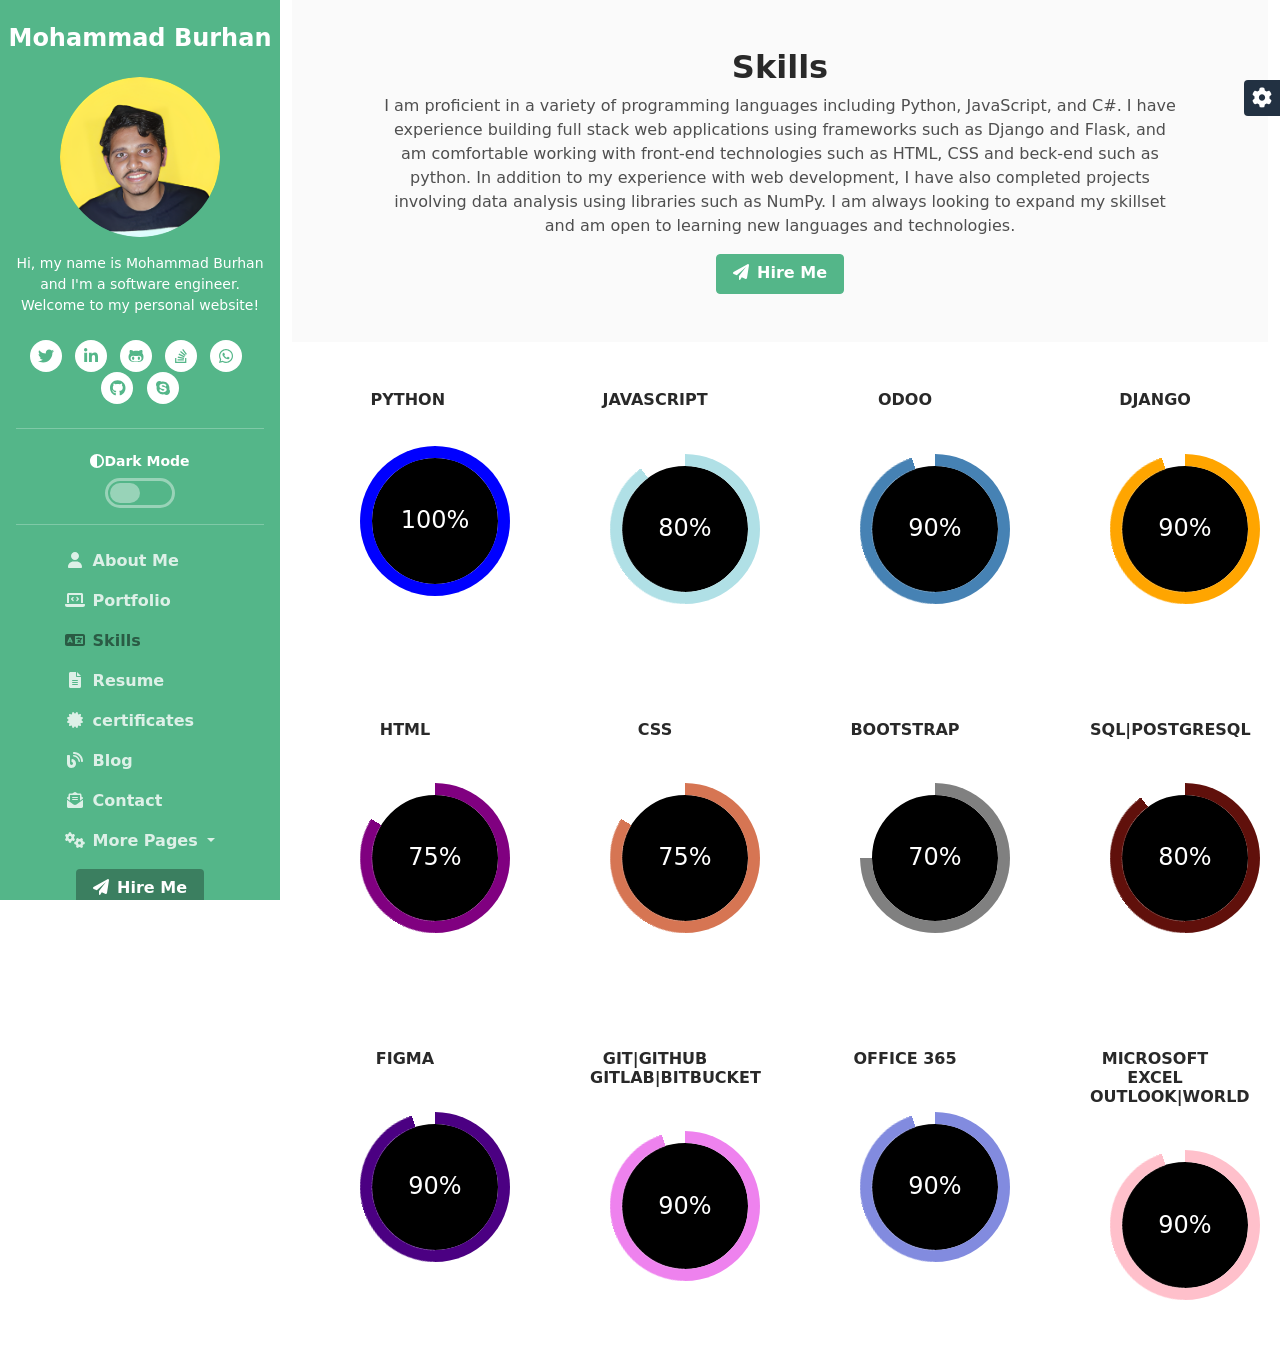
<file: skills.html>
<!DOCTYPE html>
<html lang="en">

<head>
	<title>Mohammad Burhan</title>

	<!-- Meta -->
	<meta charset="utf-8">
	<meta http-equiv="X-UA-Compatible" content="IE=edge">
	<meta name="viewport" content="width=device-width, initial-scale=1.0">
	<meta name="description" content="">
	<meta name="author" content="">
	<link rel="shortcut icon" href="favicon.ico">

	<!-- Google Fonts -->
	<link href="https://fonts.googleapis.com/css?family=Roboto:300,400,500,700" rel="stylesheet">

	<!-- FontAwesome JS -->
	<script defer src="assets/fontawesome/js/all.js"></script>

	<!-- Plugin CSS -->
	<link rel="stylesheet" href="assets/plugins/tiny-slider/tiny-slider.css">

	<!-- Theme CSS -->
	<link id="theme-style" rel="stylesheet" href="assets/css/theme-1.css">
	<link id="" rel="stylesheet" href="assets/css/skill.css">




</head>

<body oncontextmenu="return false;">

	<header class="header text-center">
		<div class="force-overflow">
			<h1 class="blog-name pt-lg-4 mb-0"><a class="no-text-decoration" href="index.html">Mohammad Burhan</a></h1>

			<nav class="navbar navbar-expand-lg navbar-dark">

				<button class="navbar-toggler" type="button" data-bs-toggle="collapse" data-bs-target="#navigation"
					aria-controls="navigation" aria-expanded="false" aria-label="Toggle navigation">
					<span class="navbar-toggler-icon"></span>
				</button>

				<div id="navigation" class="collapse navbar-collapse flex-column">
					<div class="profile-section pt-3 pt-lg-0">
						<img class="profile-image mb-3 rounded-circle mx-auto" src="assets/images/profile.png"
							alt="image">

						<div class="bio mb-3">Hi, my name is Mohammad Burhan and I'm a software engineer. Welcome to my
							personal website!</div><!--//bio-->
						<ul class="social-list list-inline py-2 mx-auto">
							<li class="list-inline-item"><a href="#"><i class="fab fa-twitter fa-fw"></i></a></li>
							<li class="list-inline-item"><a href="https://www.linkedin.com/in/burhanmohammad/"><i
										class="fab fa-linkedin-in fa-fw"></i></a></li>
							<li class="list-inline-item"><a href="https://github.com/BurhanMohammad"><i
										class="fab fa-github-alt fa-fw"></i></a></li>
							<li class="list-inline-item"><a href="#"><i class="fab fa-stack-overflow fa-fw"></i></a>
							</li>
							<li class="list-inline-item"><a href="https://wa.me/917036037203"><i
										class="fa-brands fa-whatsapp"></i></a></li>
							<li class="list-inline-item"><a href="https://github.com/BurhanMohammad"><i
										class="fa-brands fa-github"></i></a></li>
							<li class="list-inline-item"><a href="https://join.skype.com/invite/yjbxl233XgfF"><i
										class="fa-brands fa-skype"></i></a></li>

						</ul><!--//social-list-->

						<div class="dark-mode-toggle">
							<hr class="mb-4">
							<h4 class="toggle-name"><i class="fas fa-adjust"></i>Dark Mode</h4>

							<input class="toggle" id="darkmode" type="checkbox">
							<label class="toggle-btn mx-auto mb-0" for="darkmode"></label>

						</div><!--//dark-mode-toggle-->
						<hr>
					</div><!--//profile-section-->


					<ul class="navbar-nav flex-column text-start">
						<li class="nav-item">
							<a class="nav-link scrollto " href="index.html"><i class="fas fa-user fa-fw me-2"></i>About
								Me<span class="sr-only"></span></a>
						</li>
						<li class="nav-item">
							<a class="nav-link scrollto" href="portfolio.html"><i
									class="fas fa-laptop-code fa-fw me-2"></i>Portfolio</a>
						</li>
						<!-- <li class="nav-item">
							<a class="nav-link scrollto" href="services.html"><i
									class="fas fa-briefcase fa-fw me-2"></i>Services
								&amp; Pricing</a>
						</li> -->
						<li class="nav-item">
							<a class="nav-link scrollto active" href="skills.html"><i
									class="fas fa-language fa-fw me-2"></i>Skills</a>
						</li>
						<li class="nav-item">
							<a class="nav-link scrollto" href="resume.html"><i
									class="fas fa-file-alt fa-fw me-2"></i>Resume</a>
						</li>
						<li class="nav-item">
							<a class="nav-link scrollto" href="certificates.html"><i
									class="fas fa-certificate fa-fw me-2"></i>certificates</a>
						</li>
						<li class="nav-item">
							<a class="nav-link scrollto" href="blog-home.html"><i
									class="fas fa-blog fa-fw me-2"></i>Blog</a>
						</li>
						<li class="nav-item scrollto">
							<a class="nav-link" href="contact.html"><i
									class="fas fa-envelope-open-text fa-fw me-2"></i>Contact</a>
						</li>
						<li class="nav-item dropdown">
							<a class="nav-link dropdown-toggle" href="#" id="navbarDropdown" role="button"
								data-bs-toggle="dropdown" aria-expanded="false">
								<i class="fas fa-cogs fa-fw me-2"></i>More Pages
							</a>
							<ul class="dropdown-menu" aria-labelledby="navbarDropdown">
								<li><a class="dropdown-item" href="project.html">Project Page</a></li>
								<li><a class="dropdown-item" href="blog-home.html">Blog Home 1</a></li>
								<li><a class="dropdown-item" href="blog-home-alt.html">Blog Home 2</a></li>
								<li><a class="dropdown-item" href="blog-post.html">Blog Post</a></li>
							</ul>
						</li>
					</ul>

					<div class="my-2">
						<a class="btn btn-primary" href="contact.html" target="_blank"><i
								class="fas fa-paper-plane me-2"></i>Hire Me</a>
					</div>

				</div>
			</nav>
		</div><!--//force-overflow-->
	</header>

	<div class="main-wrapper">

		<section id="skills" class="skills section-bg">
			<div class="container">
				<section class="cta-section theme-bg-light py-5">
					<div class="container text-center single-col-max-width">
						<h2 class="heading">Skills</h2>
						<div class="intro">
							<p>I am proficient in a variety of programming languages including Python, JavaScript, and
								C#. I
								have
								experience building full stack web applications using frameworks such as Django and
								Flask, and
								am
								comfortable working with front-end technologies such as HTML, CSS and beck-end such as
								python.
								In addition to my experience
								with web development, I have also completed projects involving data analysis using
								libraries such as NumPy. I am always looking to expand my skillset and am open to
								learning
								new languages and technologies.</p>

						</div>
						<a class="btn btn-primary" href="contact.html" target="_blank"><i
								class="fas fa-paper-plane me-2"></i>Hire Me</a>


					</div><!--//container-->
				</section>

				<div class="row d-flex justify-content-center mt-100">

					<div class="col-xl-3 col-lg-8 mb-5">
						<div class=" rounded-lg p-5 ">
							<h2 class="h6 font-weight-bold text-center mb-3">&nbsp;PYTHON</h2>
							<div class="progress blue">
								<span class="progress-left">
									<span class="progress-bar"></span>
								</span>
								<span class="progress-right">
									<span class="progress-bar"></span>
								</span>
								<div class="progress-value">100%</div>
							</div>
						</div>
					</div>
					<div class="col-xl-3 col-lg-8 mb-5">
						<div class=" rounded-lg p-5 ">
							<h2 class="h6 font-weight-bold text-center mb-4">JAVASCRIPT</h2>
							<div class="progress powderblue">
								<span class="progress-left">
									<span class="progress-bar"></span>
								</span>
								<span class="progress-right">
									<span class="progress-bar"></span>
								</span>
								<div class="progress-value">80%</div>
							</div>
						</div>
					</div>



					<div class="col-xl-3 col-lg-8 mb-5">
						<div class=" rounded-lg p-5 ">
							<h2 class="h6 font-weight-bold text-center mb-4">ODOO</h2>

							<div class="progress steelblue">
								<span class="progress-left">
									<span class="progress-bar"></span>
								</span>
								<span class="progress-right">
									<span class="progress-bar"></span>
								</span>
								<div class="progress-value">90%</div>
							</div>

						</div>
					</div>

					<div class="col-xl-3 col-lg-8 mb-5">
						<div class=" rounded-lg p-5 ">
							<h2 class="h6 font-weight-bold text-center mb-4">DJANGO</h2>
							<div class="progress orange">
								<span class="progress-left">
									<span class="progress-bar"></span>
								</span>
								<span class="progress-right">
									<span class="progress-bar"></span>
								</span>
								<div class="progress-value">90%</div>
							</div>
						</div>
					</div>
					<div class="col-xl-3 col-lg-8 mb-5">
						<div class=" rounded-lg p-5 ">
							<h2 class="h6 font-weight-bold text-center mb-4">HTML</h2>
							<div class="progress purple">
								<span class="progress-left">
									<span class="progress-bar"></span>
								</span>
								<span class="progress-right">
									<span class="progress-bar"></span>
								</span>
								<div class="progress-value">75%</div>
							</div>
						</div>
					</div>

					<div class="col-xl-3 col-lg-8 mb-5">
						<div class=" rounded-lg p-5 ">
							<h2 class="h6 font-weight-bold text-center mb-4">CSS</h2>
							<div class="progress black">
								<span class="progress-left">
									<span class="progress-bar"></span>
								</span>
								<span class="progress-right">
									<span class="progress-bar"></span>
								</span>
								<div class="progress-value">75%</div>
							</div>
						</div>
					</div>

					<div class="col-xl-3 col-lg-8 mb-5">
						<div class=" rounded-lg p-5 ">
							<h2 class="h6 font-weight-bold text-center mb-4">BOOTSTRAP</h2>
							<div class="progress gray">
								<span class="progress-left">
									<span class="progress-bar"></span>
								</span>
								<span class="progress-right">
									<span class="progress-bar"></span>
								</span>
								<div class="progress-value">70%</div>
							</div>
						</div>
					</div>

					<div class="col-xl-3 col-lg-8 mb-5">
						<div class=" rounded-lg p-5 ">
							<h2 class="h6 font-weight-bold text-center mb-4">SQL|POSTGRESQL</h2>

							<div class="progress red">
								<span class="progress-left">
									<span class="progress-bar"></span>
								</span>
								<span class="progress-right">
									<span class="progress-bar"></span>
								</span>
								<div class="progress-value">80%</div>
							</div>
						</div>
					</div>

					<div class="col-xl-3 col-lg-8 mb-5">
						<div class=" rounded-lg p-5 ">
							<h2 class="h6 font-weight-bold text-center mb-4">FIGMA</h2>
							<div class="progress indigo">
								<span class="progress-left">
									<span class="progress-bar"></span>
								</span>
								<span class="progress-right">
									<span class="progress-bar"></span>
								</span>
								<div class="progress-value">90%</div>
							</div>
						</div>
					</div>

					<div class="col-xl-3 col-lg-8 mb-5">
						<div class=" rounded-lg p-5 ">
							<h2 class="h6 font-weight-bold text-center mb-4">GIT|GITHUB<br>GITLAB|BITBUCKET</h2>
							<div class="progress violet">
								<span class="progress-left">
									<span class="progress-bar"></span>
								</span>
								<span class="progress-right">
									<span class="progress-bar"></span>
								</span>
								<div class="progress-value">90%</div>
							</div>
						</div>
					</div>

					<div class="col-xl-3 col-lg-8 mb-5">
						<div class=" rounded-lg p-5 ">
							<h2 class="h6 font-weight-bold text-center mb-4">OFFICE 365</h2>
							<div class="progress green">
								<span class="progress-left">
									<span class="progress-bar"></span>
								</span>
								<span class="progress-right">
									<span class="progress-bar"></span>
								</span>
								<div class="progress-value">90%</div>
							</div>
						</div>
					</div>

					<div class="col-xl-3 col-lg-8 mb-5">
						<div class=" rounded-lg p-5 ">
							<h2 class="h6 font-weight-bold text-center mb-4">MICROSOFT EXCEL<br>OUTLOOK|WORLD</h2>
							<div class="progress pink">
								<span class="progress-left">
									<span class="progress-bar"></span>
								</span>
								<span class="progress-right">
									<span class="progress-bar"></span>
								</span>
								<div class="progress-value">90%</div>
							</div>
						</div>
					</div>



				</div>

			</div>
		</section>







	</div><!--//main-wrapper-->


	<!-- *****CONFIGURE STYLE (REMOVE ON YOUR PRODUCTION SITE)****** -->
	<div id="config-panel" class="config-panel config-panel-hide d-none d-lg-block">
		<div class="panel-inner">
			<a id="config-trigger" class="config-trigger text-center" href="#"><i class="fas fa-cog mx-auto"
					data-fa-transform="down-6"></i></a>
			<h5 class="panel-title">Choose Colour</h5>
			<ul id="color-options" class="list-inline mb-0">
				<li class="theme-1 active list-inline-item"><a data-style="assets/css/theme-1.css" href="#"></a></li>
				<li class="theme-2  list-inline-item"><a data-style="assets/css/theme-2.css" href="#"></a></li>
				<li class="theme-3  list-inline-item"><a data-style="assets/css/theme-3.css" href="#"></a></li>
				<li class="theme-4  list-inline-item"><a data-style="assets/css/theme-4.css" href="#"></a></li>
				<li class="theme-5  list-inline-item"><a data-style="assets/css/theme-5.css" href="#"></a></li>
				<li class="theme-6  list-inline-item"><a data-style="assets/css/theme-6.css" href="#"></a></li>
				<li class="theme-7  list-inline-item"><a data-style="assets/css/theme-7.css" href="#"></a></li>
				<li class="theme-8  list-inline-item"><a data-style="assets/css/theme-8.css" href="#"></a></li>
				<li class="theme-9  list-inline-item"><a data-style="assets/css/theme-9.css" href="#"></a></li>
				<li class="theme-10  list-inline-item"><a data-style="assets/css/theme-10.css" href="#"></a></li>
			</ul>
			<a id="config-close" class="close" href="#"><i class="fa fa-times-circle"></i></a>
		</div><!--//panel-inner-->
	</div><!--//configure-panel-->

	<!-- Javascript -->
	<script src="assets/plugins/popper.min.js"></script>
	<script src="assets/plugins/bootstrap/js/bootstrap.min.js"></script>

	<script>
		let skilsContent = select('.skills-content');
		if (skilsContent) {
			new Waypoint({
				element: skilsContent,
				offset: '80%',
				handler: function (direction) {
					let progress = select('.progress .progress-bar', true);
					progress.forEach((el) => {
						el.style.width = el.getAttribute('aria-valuenow') + '%'
					});
				}
			})
		}
	</script>

	<script src="desable_rightclick.js"></script>

	<script src="assets/plugins/tiny-slider/min/tiny-slider.js"></script>
	<script src="assets/js/testimonials.js"></script>

	<!-- Style Switcher (REMOVE ON YOUR PRODUCTION SITE) -->
	<script src="assets/js/demo/style-switcher.js"></script>

	<!-- Dark Mode -->
	<script src="assets/plugins/js-cookie.min.js"></script>
	<script src="assets/js/dark-mode.js"></script>

</body>

</html>
</file>
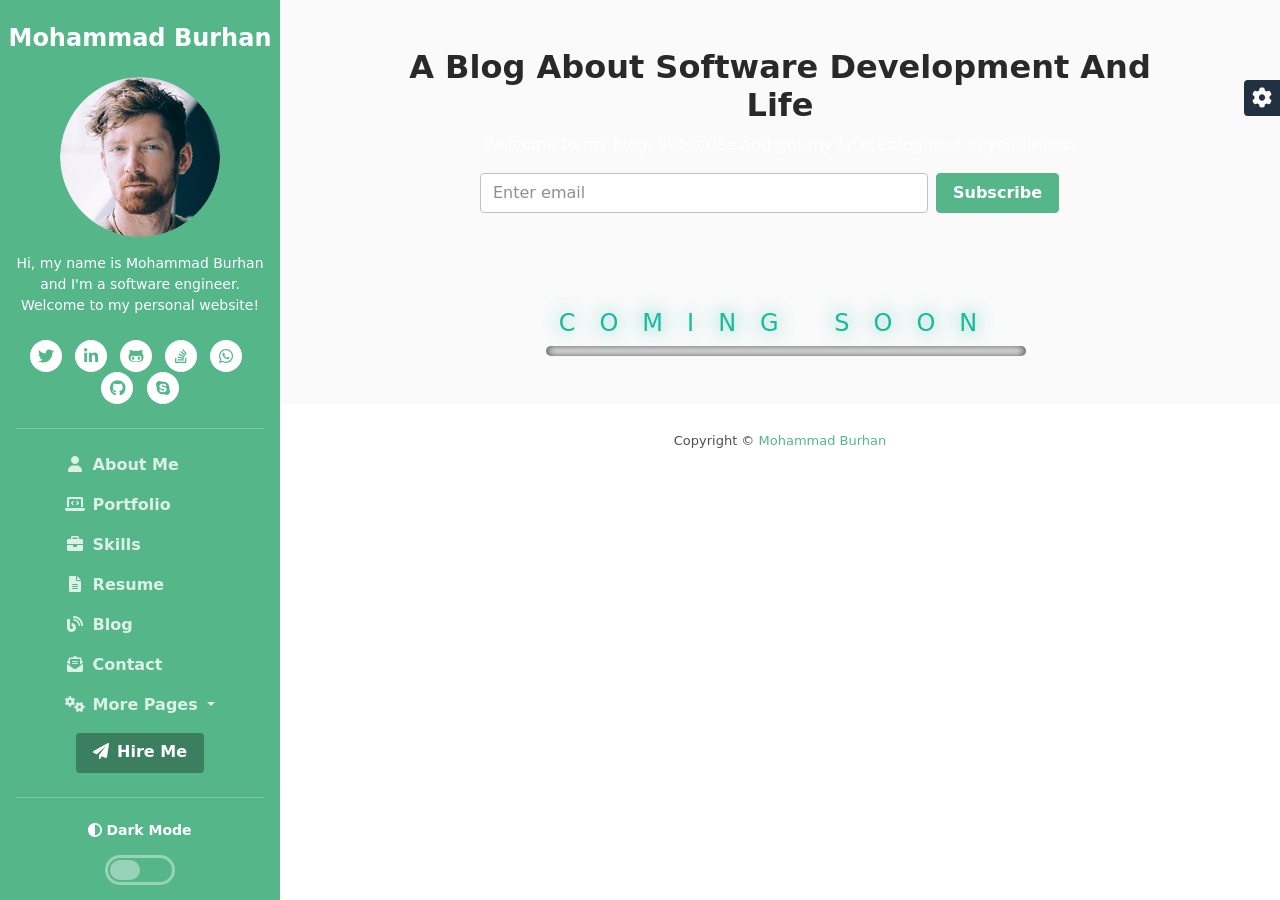
<file: portfolio/blog-home-alt.html>
<!DOCTYPE html>
<html lang="en">

<head>
	<title>Mohammad Burhan</title>

	<!-- Meta -->
	<meta charset="utf-8">
	<meta http-equiv="X-UA-Compatible" content="IE=edge">
	<meta name="viewport" content="width=device-width, initial-scale=1.0">
	<meta name="description" content="">
	<meta name="author" content="">
	<link rel="shortcut icon" href="favicon.ico">

	<!-- Google Fonts -->
	<link href="https://fonts.googleapis.com/css?family=Roboto:300,400,500,700" rel="stylesheet">

	<!-- FontAwesome JS -->
	<script defer src="assets/fontawesome/js/all.js"></script>

	<!-- Theme CSS -->
	<link id="theme-style" rel="stylesheet" href="assets/css/theme-1.css">
	<link id="theme-style" rel="stylesheet" href="assets/css/cmming.css">

</head>

<body>

	<header class="header text-center">
		<div class="force-overflow">
			<h1 class="blog-name pt-lg-4 mb-0"><a class="no-text-decoration" href="index.html">Mohammad Burhan</a></h1>

			<nav class="navbar navbar-expand-lg navbar-dark">

				<button class="navbar-toggler" type="button" data-bs-toggle="collapse" data-bs-target="#navigation"
					aria-controls="navigation" aria-expanded="false" aria-label="Toggle navigation">
					<span class="navbar-toggler-icon"></span>
				</button>

				<div id="navigation" class="collapse navbar-collapse flex-column">
					<div class="profile-section pt-3 pt-lg-0">
						<img class="profile-image mb-3 rounded-circle mx-auto" src="assets/images/profile.png"
							alt="image">

						<div class="bio mb-3">Hi, my name is Mohammad Burhan and I'm a software engineer. Welcome to my
							personal website!</div><!--//bio-->
							<ul class="social-list list-inline py-2 mx-auto">
								<li class="list-inline-item"><a href="#"><i class="fab fa-twitter fa-fw"></i></a></li>
								<li class="list-inline-item"><a href="https://www.linkedin.com/in/burhanmohammad/"><i
											class="fab fa-linkedin-in fa-fw"></i></a></li>
								<li class="list-inline-item"><a href="https://github.com/BurhanMohammad"><i
											class="fab fa-github-alt fa-fw"></i></a></li>
								<li class="list-inline-item"><a href="#"><i class="fab fa-stack-overflow fa-fw"></i></a>
								</li>
								<li class="list-inline-item"><a href="https://wa.me/917036037203"><i
											class="fa-brands fa-whatsapp"></i></a></li>
								<li class="list-inline-item"><a href="https://github.com/BurhanMohammad"><i
											class="fa-brands fa-github"></i></a></li>
								<li class="list-inline-item"><a href="https://join.skype.com/invite/yjbxl233XgfF"><i
											class="fa-brands fa-skype"></i></a></li>
	
							</ul><!--//social-list-->
						<hr>
					</div><!--//profile-section-->

					<ul class="navbar-nav flex-column text-start">
						<li class="nav-item">
							<a class="nav-link" href="index.html"><i class="fas fa-user fa-fw me-2"></i>About Me</a>
						</li>
						<li class="nav-item">
							<a class="nav-link" href="portfolio.html"><i
									class="fas fa-laptop-code fa-fw me-2"></i>Portfolio</a>
						</li>
						<!-- <li class="nav-item">
							<a class="nav-link" href="services.html"><i class="fas fa-briefcase fa-fw me-2"></i>Services
								&amp; Pricing</a>
						</li> -->
						<li class="nav-item">
							<a class="nav-link" href="skills.html"><i class="fas fa-briefcase fa-fw me-2"></i>Skills</a>
						</li>
						<li class="nav-item">
							<a class="nav-link" href="resume.html"><i class="fas fa-file-alt fa-fw me-2"></i>Resume</a>
						</li>
						<li class="nav-item">
							<a class="nav-link" href="blog-home.html"><i class="fas fa-blog fa-fw me-2"></i>Blog</a>
						</li>
						<li class="nav-item">
							<a class="nav-link" href="contact.html"><i
									class="fas fa-envelope-open-text fa-fw me-2"></i>Contact</a>
						</li>
						<li class="nav-item dropdown">
							<a class="nav-link dropdown-toggle" href="#" id="navbarDropdown" role="button"
								data-bs-toggle="dropdown" aria-expanded="false">
								<i class="fas fa-cogs fa-fw me-2"></i>More Pages
							</a>
							<ul class="dropdown-menu" aria-labelledby="navbarDropdown">
								<li><a class="dropdown-item" href="project.html">Project Page</a></li>
								<li><a class="dropdown-item" href="blog-home.html">Blog Home 1</a></li>
								<li><a class="dropdown-item active" href="blog-home-alt.html">Blog Home 2</a></li>
								<li><a class="dropdown-item" href="blog-post.html">Blog Post</a></li>
							</ul>
						</li>
					</ul>

					<div class="my-2">
						<a class="btn btn-primary" href="contact.html" target="_blank"><i
								class="fas fa-paper-plane me-2"></i>Hire Me</a>
					</div>


					<div class="dark-mode-toggle text-center w-100">
						<hr class="mb-4">
						<h4 class="toggle-name mb-3 "><i class="fas fa-adjust me-1"></i>Dark Mode</h4>

						<input class="toggle" id="darkmode" type="checkbox">
						<label class="toggle-btn mx-auto mb-0" for="darkmode"></label>

					</div><!--//dark-mode-toggle-->
				</div>
			</nav>
		</div><!--//force-overflow-->
	</header>

	<div class="main-wrapper">
		<section class="cta-section theme-bg-light py-5">
			<div class="container text-center single-col-max-width">
				<h2 class="heading">A Blog About Software Development And Life</h2>
				<div class="intro">Welcome to my blog. Subscribe and get my latest blog post in your inbox.</div>
				<div class="single-form-max-width pt-3 mx-auto">
					<form class="signup-form row g-2 g-lg-2 align-items-center">
						<div class="col-12 col-md-9">
							<label class="sr-only" for="semail">Your email</label>
							<input type="email" id="semail" name="semail1" class="form-control me-md-1 semail"
								placeholder="Enter email">
						</div>
						<div class="col-12 col-md-2">
							<button type="submit" class="btn btn-primary">Subscribe</button>
						</div>
					</form><!--//signup-form-->
				</div><!--//single-form-max-width-->
			</div><!--//container-->
		</section>
		<section class="cta-section theme-bg-light py-5">
			<div class="container">
				<h3>COMING SOON</h3>
				<br>
				<div class="bar">

					<div class="progress"></div>
				</div>
			</div>
		</section>
		<!-- <section class="blog-list px-3 py-5 p-md-5">
			<div class="container single-col-max-width">
				<div class="item mb-5">
					<div class="row g-3 g-xl-0">
						<div class="col-2 col-xl-3">
							<img class="img-fluid post-thumb " src="assets/images/blog/blog-post-thumb-1.jpg"
								alt="image">
						</div>
						<div class="col">
							<h3 class="title mb-1"><a class="text-link" href="blog-post.html">Top 3 JavaScript
									Frameworks</a></h3>
							<div class="meta mb-1"><span class="date">Published 2 days ago</span><span class="time">5
									min read</span><span class="comment"><a class="text-link" href="#">8
										comments</a></span></div>
							<div class="intro">Lorem ipsum dolor sit amet, consectetuer adipiscing elit. Aenean commodo
								ligula eget dolor. Aenean massa. Cum sociis natoque penatibus et magnis dis parturient
								montes, nascetur ridiculus mus. Donec quam felis, ultricies...</div>
							<a class="text-link" href="blog-post.html">Read more &rarr;</a>
						</div>//col
					</div>//row
				</div>//item
				<div class="item mb-5">
					<div class="row g-3 g-xl-0">
						<div class="col-2 col-xl-3">
							<img class="img-fluid post-thumb " src="assets/images/blog/blog-post-thumb-2.jpg"
								alt="image">
						</div>
						<div class="col">
							<h3 class="title mb-1"><a class="text-link" href="blog-post.html">About Remote Working</a>
							</h3>
							<div class="meta mb-1"><span class="date">Published 3 months ago</span><span class="time">3
									min read</span><span class="comment"><a class="text-link" href="#">26
										comments</a></span></div>
							<div class="intro">Lorem ipsum dolor sit amet, consectetuer adipiscing elit. Aenean commodo
								ligula eget dolor. Aenean massa. Cum sociis natoque penatibus et magnis dis parturient
								montes, nascetur ridiculus mus. Donec quam felis, ultricies...</div>
							<a class="text-link" href="blog-post.html">Read more &rarr;</a>
						</div>//col
					</div>//row
				</div>//item

				<div class="item mb-5">
					<div class="row g-3 g-xl-0">
						<div class="col-2 col-xl-3">
							<img class="img-fluid post-thumb" src="assets/images/blog/blog-post-thumb-3.jpg"
								alt="image">
						</div>
						<div class="col">
							<h3 class="title mb-1"><a class="text-link" href="blog-post.html">A Guide to Becoming a
									Full-Stack Developer</a></h3>
							<div class="meta mb-1"><span class="date">Published 2 months ago</span><span class="time">15
									min read</span><span class="comment"><a class="text-link" href="#">3
										comments</a></span></div>
							<div class="intro">Lorem ipsum dolor sit amet, consectetuer adipiscing elit. Aenean commodo
								ligula eget dolor. Aenean massa. Cum sociis natoque penatibus et magnis dis parturient
								montes, nascetur ridiculus mus. Donec quam felis, ultricies...</div>
							<a class="text-link" href="blog-post.html">Read more &rarr;</a>
						</div>//col
					</div>//row
				</div>//item

				<div class="item mb-5">
					<div class="row g-3 g-xl-0">
						<div class="col-2 col-xl-3">
							<img class="img-fluid post-thumb" src="assets/images/blog/blog-post-thumb-4.jpg"
								alt="image">
						</div>
						<div class="col">
							<h3 class="title mb-1"><a class="text-link" href="blog-post.html">High Performance
									JavaScript</a></h3>
							<div class="meta mb-1"><span class="date">Published 1 month ago</span><span class="time">8
									min read</span><span class="comment"><a class="text-link" href="#">12
										comments</a></span></div>
							<div class="intro">Lorem ipsum dolor sit amet, consectetuer adipiscing elit. Aenean commodo
								ligula eget dolor. Aenean massa. Cum sociis natoque penatibus et magnis dis parturient
								montes, nascetur ridiculus mus. Donec quam felis, ultricies...</div>
							<a class="text-link" href="blog-post.html">Read more &rarr;</a>
						</div>//col
					</div>//row
				</div>//item


				<div class="item mb-5">
					<div class="row g-3 g-xl-0">
						<div class="col-2 col-xl-3">
							<img class="img-fluid post-thumb" src="assets/images/blog/blog-post-thumb-5.jpg"
								alt="image">
						</div>
						<div class="col">
							<h3 class="title mb-1"><a class="text-link" href="blog-post.html">Learn React in 24
									Hours</a></h3>
							<div class="meta mb-1"><span class="date">Published 2 months ago</span><span class="time">10
									min read</span><span class="comment"><a class="text-link" href="#">23
										comments</a></span></div>
							<div class="intro">Lorem ipsum dolor sit amet, consectetuer adipiscing elit. Aenean commodo
								ligula eget dolor. Aenean massa. Cum sociis natoque penatibus et magnis dis parturient
								montes, nascetur ridiculus mus. Donec quam felis, ultricies...</div>
							<a class="text-link" href="blog-post.html">Read more &rarr;</a>
						</div>//col
					</div>//row
				</div>//item

				<div class="item">
					<div class="row g-3 g-xl-0">
						<div class="col-2 col-xl-3">
							<img class="img-fluid post-thumb" src="assets/images/blog/blog-post-thumb-6.jpg"
								alt="image">
						</div>
						<div class="col">
							<h3 class="title mb-1"><a class="text-link" href="blog-post.html">How to Build Desktop Apps
									with HTML, CSS and JavaScript</a></h3>
							<div class="meta mb-1"><span class="date">Published 3 months ago</span><span class="time">2
									min read</span><span class="comment"><a class="text-link" href="#">1
										comment</a></span></div>
							<div class="intro">Lorem ipsum dolor sit amet, consectetuer adipiscing elit. Aenean commodo
								ligula eget dolor. Aenean massa. Cum sociis natoque penatibus et magnis dis parturient
								montes, nascetur ridiculus mus. Donec quam felis, ultricies...</div>
							<a class="text-link" href="blog-post.html">Read more &rarr;</a>
						</div>//col
					</div>//row
				</div>//item

				<nav class="blog-nav nav nav-justified my-5">
					<a class="nav-link-prev nav-item nav-link d-none rounded-left" href="#">Previous<i
							class="arrow-prev fas fa-long-arrow-alt-left"></i></a>
					<a class="nav-link-next nav-item nav-link rounded" href="#">Next<i
							class="arrow-next fas fa-long-arrow-alt-right"></i></a>
				</nav>

			</div>
		</section> -->
		<footer class="footer text-center py-4">
			<small class="copyright">Copyright &copy; <a href=""
					target="_blank">Mohammad Burhan</a></small>
		</footer>

	</div><!--//main-wrapper-->

	<!-- *****CONFIGURE STYLE (REMOVE ON YOUR PRODUCTION SITE)****** -->
	<div id="config-panel" class="config-panel config-panel-hide d-none d-lg-block">
		<div class="panel-inner">
			<a id="config-trigger" class="config-trigger text-center" href="#"><i class="fas fa-cog mx-auto"
					data-fa-transform="down-6"></i></a>
			<h5 class="panel-title">Choose Colour</h5>
			<ul id="color-options" class="list-inline mb-0">
				<li class="theme-1 active list-inline-item"><a data-style="assets/css/theme-1.css" href="#"></a></li>
				<li class="theme-2  list-inline-item"><a data-style="assets/css/theme-2.css" href="#"></a></li>
				<li class="theme-3  list-inline-item"><a data-style="assets/css/theme-3.css" href="#"></a></li>
				<li class="theme-4  list-inline-item"><a data-style="assets/css/theme-4.css" href="#"></a></li>
				<li class="theme-5  list-inline-item"><a data-style="assets/css/theme-5.css" href="#"></a></li>
				<li class="theme-6  list-inline-item"><a data-style="assets/css/theme-6.css" href="#"></a></li>
				<li class="theme-7  list-inline-item"><a data-style="assets/css/theme-7.css" href="#"></a></li>
				<li class="theme-8  list-inline-item"><a data-style="assets/css/theme-8.css" href="#"></a></li>
				<li class="theme-9  list-inline-item"><a data-style="assets/css/theme-9.css" href="#"></a></li>
				<li class="theme-10  list-inline-item"><a data-style="assets/css/theme-10.css" href="#"></a></li>
			</ul>
			<a id="config-close" class="close" href="#"><i class="fa fa-times-circle"></i></a>
		</div><!--//panel-inner-->
	</div><!--//configure-panel-->

	<!-- Javascript -->
	<script src="assets/plugins/popper.min.js"></script>
	<script src="assets/plugins/bootstrap/js/bootstrap.min.js"></script>

	<!-- Dark Mode -->
	<script src="assets/plugins/js-cookie.min.js"></script>
	<script src="assets/js/dark-mode.js"></script>

	<!-- Style Switcher (REMOVE ON YOUR PRODUCTION SITE) -->
	<script src="assets/js/demo/style-switcher.js"></script>


</body>

</html>
</file>
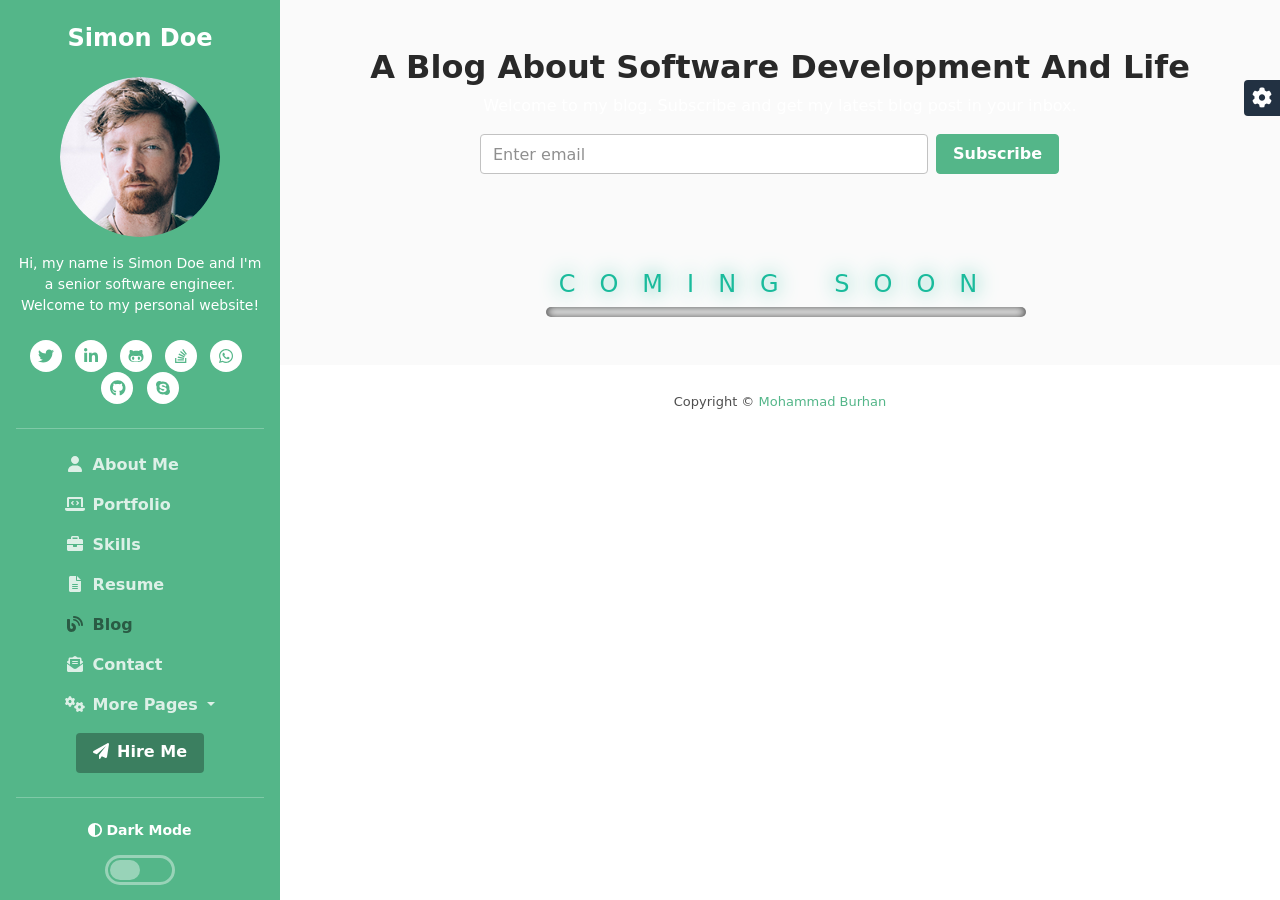
<file: portfolio/blog-home.html>
<!DOCTYPE html>
<html lang="en">

<head>
	<title>DevCard - Bootstrap 5 vCard &amp; Portfolio Template For Developers</title>

	<!-- Meta -->
	<meta charset="utf-8">
	<meta http-equiv="X-UA-Compatible" content="IE=edge">
	<meta name="viewport" content="width=device-width, initial-scale=1.0">
	<meta name="description" content="">
	<meta name="author" content="">
	<link rel="shortcut icon" href="favicon.ico">

	<!-- Google Fonts -->
	<link href="https://fonts.googleapis.com/css?family=Roboto:300,400,500,700" rel="stylesheet">

	<!-- FontAwesome JS -->
	<script defer src="assets/fontawesome/js/all.js"></script>

	<!-- Theme CSS -->
	<link id="theme-style" rel="stylesheet" href="assets/css/theme-1.css">
	<link id="theme-style" rel="stylesheet" href="assets/css/cmming.css">

</head>

<body>

	<header class="header text-center">
		<div class="force-overflow">
			<h1 class="blog-name pt-lg-4 mb-0"><a class="no-text-decoration" href="index.html">Simon Doe</a></h1>

			<nav class="navbar navbar-expand-lg navbar-dark">

				<button class="navbar-toggler" type="button" data-bs-toggle="collapse" data-bs-target="#navigation"
					aria-controls="navigation" aria-expanded="false" aria-label="Toggle navigation">
					<span class="navbar-toggler-icon"></span>
				</button>

				<div id="navigation" class="collapse navbar-collapse flex-column">
					<div class="profile-section pt-3 pt-lg-0">
						<img class="profile-image mb-3 rounded-circle mx-auto" src="assets/images/profile.png"
							alt="image">

						<div class="bio mb-3">Hi, my name is Simon Doe and I'm a senior software engineer. Welcome to my
							personal website!</div><!--//bio-->
						<ul class="social-list list-inline py-2 mx-auto">
							<li class="list-inline-item"><a href="#"><i class="fab fa-twitter fa-fw"></i></a></li>
							<li class="list-inline-item"><a href="https://www.linkedin.com/in/burhanmohammad/"><i
										class="fab fa-linkedin-in fa-fw"></i></a></li>
							<li class="list-inline-item"><a href="https://github.com/BurhanMohammad"><i
										class="fab fa-github-alt fa-fw"></i></a></li>
							<li class="list-inline-item"><a href="#"><i class="fab fa-stack-overflow fa-fw"></i></a>
							</li>
							<li class="list-inline-item"><a href="https://wa.me/917036037203"><i
										class="fa-brands fa-whatsapp"></i></a></li>
							<li class="list-inline-item"><a href="https://github.com/BurhanMohammad"><i
										class="fa-brands fa-github"></i></a></li>
							<li class="list-inline-item"><a href="https://join.skype.com/invite/yjbxl233XgfF"><i
										class="fa-brands fa-skype"></i></a></li>

						</ul><!--//social-list-->
						<hr>
					</div><!--//profile-section-->

					<ul class="navbar-nav flex-column text-start">
						<li class="nav-item">
							<a class="nav-link" href="index.html"><i class="fas fa-user fa-fw me-2"></i>About Me</a>
						</li>
						<li class="nav-item">
							<a class="nav-link" href="portfolio.html"><i
									class="fas fa-laptop-code fa-fw me-2"></i>Portfolio</a>
						</li>
						<!-- <li class="nav-item">
							<a class="nav-link" href="services.html"><i class="fas fa-briefcase fa-fw me-2"></i>Services
								&amp; Pricing</a>
						</li> -->
						<li class="nav-item">
							<a class="nav-link" href="services.html"><i
									class="fas fa-briefcase fa-fw me-2"></i>Skills</a>
						</li>
						<li class="nav-item">
							<a class="nav-link" href="resume.html"><i class="fas fa-file-alt fa-fw me-2"></i>Resume</a>
						</li>
						<li class="nav-item">
							<a class="nav-link active" href="blog-home.html"><i
									class="fas fa-blog fa-fw me-2"></i>Blog<span class="sr-only">(current)</span></a>
						</li>
						<li class="nav-item">
							<a class="nav-link" href="contact.html"><i
									class="fas fa-envelope-open-text fa-fw me-2"></i>Contact</a>
						</li>
						<li class="nav-item dropdown">
							<a class="nav-link dropdown-toggle" href="#" id="navbarDropdown" role="button"
								data-bs-toggle="dropdown" aria-expanded="false">
								<i class="fas fa-cogs fa-fw me-2"></i>More Pages
							</a>
							<ul class="dropdown-menu" aria-labelledby="navbarDropdown">
								<li><a class="dropdown-item" href="project.html">Project Page</a></li>
								<li><a class="dropdown-item" href="blog-home.html">Blog Home 1</a></li>
								<li><a class="dropdown-item" href="blog-home-alt.html">Blog Home 2</a></li>
								<li><a class="dropdown-item" href="blog-post.html">Blog Post</a></li>
							</ul>
						</li>
					</ul>

					<div class="my-2">
						<a class="btn btn-primary" href="contact.html" target="_blank"><i
								class="fas fa-paper-plane me-2"></i>Hire Me</a>
					</div>


					<div class="dark-mode-toggle text-center w-100">
						<hr class="mb-4">
						<h4 class="toggle-name mb-3 "><i class="fas fa-adjust me-1"></i>Dark Mode</h4>

						<input class="toggle" id="darkmode" type="checkbox">
						<label class="toggle-btn mx-auto mb-0" for="darkmode"></label>

					</div><!--//dark-mode-toggle-->
				</div>
			</nav>
		</div><!--//force-overflow-->
	</header>

	<div class="main-wrapper">
		<section class="cta-section theme-bg-light py-5">
			<div class="container text-center">
				<h2 class="heading">A Blog About Software Development And Life</h2>
				<div class="intro">Welcome to my blog. Subscribe and get my latest blog post in your inbox.</div>
				<div class="single-form-max-width pt-3 mx-auto">
					<form class="signup-form row g-2 g-lg-2 align-items-center">
						<div class="col-12 col-md-9">
							<label class="sr-only" for="semail">Your email</label>
							<input type="email" id="semail" name="semail1" class="form-control me-md-1 semail"
								placeholder="Enter email">
						</div>
						<div class="col-12 col-md-2">
							<button type="submit" class="btn btn-primary">Subscribe</button>
						</div>
					</form><!--//signup-form-->
				</div><!--//single-form-max-width-->
			</div><!--//container-->
		</section>

		<section class="cta-section theme-bg-light py-5">
			<div class="container">
				<h3>COMING SOON</h3>
				<br>
				<div class="bar">

					<div class="progress"></div>
				</div>
			</div>
		</section>
		<!-- <section class="blog-list px-3 py-5 p-md-5">
		<div class="container">
			<div class="row">
				<div class="col-md-4 mb-3">
					<div class="card blog-post-card">
						<img class="card-img-top" src="assets/images/blog/blog-post-thumb-card-1.jpg" alt="image">
						<div class="card-body">
							<h5 class="card-title"><a class="theme-link" href="blog-post.html">Top 3 JavaScript Frameworks</a></h5>
							<p class="card-text">Lorem ipsum dolor sit amet, consectetuer adipiscing elit. Aenean commodo ligula eget dolor. Aenean massa. Cum sociis natoque penatibus et magnis dis parturient...</p>
							<p class="mb-0"><a class="text-link" href="blog-post.html">Read more &rarr;</a></p>
							
						</div>
						<div class="card-footer">
							<small class="text-muted">Published 2 days ago</small>
						</div>
					</div>//card
				</div>//col
				<div class="col-md-4 mb-3">
					<div class="card blog-post-card">
						<img class="card-img-top" src="assets/images/blog/blog-post-thumb-card-2.jpg" alt="image">
						<div class="card-body">
							<h5 class="card-title"><a class="theme-link" href="blog-post.html">About Remote Working</a></h5>
							<p class="card-text">Lorem ipsum dolor sit amet, consectetuer adipiscing elit. Aenean commodo ligula eget dolor. Aenean massa. Cum sociis natoque penatibus et magnis dis parturient...</p>
							<p class="mb-0"><a class="text-link" href="blog-post.html">Read more &rarr;</a></p>
						</div>
						<div class="card-footer">
							<small class="text-muted">Published a week ago</small>
							
						</div>
					</div>//card
				</div>//col
				<div class="col-md-4 mb-3">
					<div class="card blog-post-card">
						<img class="card-img-top" src="assets/images/blog/blog-post-thumb-card-3.jpg" alt="image">
						<div class="card-body">
							<h5 class="card-title"><a class="theme-link" href="blog-post.html">A Guide to Becoming a Full-Stack Developer</a></h5>
							<p class="card-text">Lorem ipsum dolor sit amet, consectetuer adipiscing elit. Aenean commodo ligula eget dolor. Aenean massa. Cum sociis natoque penatibus et magnis dis parturient...</p>
							<p class="mb-0"><a class="text-link" href="blog-post.html">Read more &rarr;</a></p>
						</div>
						<div class="card-footer">
							<small class="text-muted">Published 3 weeks ago</small>
						</div>
					</div>//card
				</div>//col
				<div class="col-md-4 mb-3">
					<div class="card blog-post-card">
						<img class="card-img-top" src="assets/images/blog/blog-post-thumb-card-4.jpg" alt="image">
						<div class="card-body">
							<h5 class="card-title"><a class="theme-link" href="blog-post.html">High Performance JavaScript</a></h5>
							<p class="card-text">Lorem ipsum dolor sit amet, consectetuer adipiscing elit. Aenean commodo ligula eget dolor. Aenean massa. Cum sociis natoque penatibus et magnis dis parturient...</p>
							<p class="mb-0"><a class="text-link" href="blog-post.html">Read more &rarr;</a></p>
						</div>
						<div class="card-footer">
							<small class="text-muted">Published 1 month ago</small>
						</div>
					</div>//card
				</div>//col
				<div class="col-md-4 mb-3">
					<div class="card blog-post-card">
						<img class="card-img-top" src="assets/images/blog/blog-post-thumb-card-5.jpg" alt="image">
						<div class="card-body">
							<h5 class="card-title"><a class="theme-link" href="blog-post.html">Learn React in 24 Hours</a></h5>
							<p class="card-text">Lorem ipsum dolor sit amet, consectetuer adipiscing elit. Aenean commodo ligula eget dolor. Aenean massa. Cum sociis natoque penatibus et magnis dis parturient...</p>
							<p class="mb-0"><a class="text-link" href="blog-post.html">Read more &rarr;</a></p>
						</div>
						<div class="card-footer">
							<small class="text-muted">Published 1 month ago</small>
						</div>
					</div>//card
				</div>//col
				<div class="col-md-4 mb-3">
					<div class="card blog-post-card">
						<img class="card-img-top" src="assets/images/blog/blog-post-thumb-card-6.jpg" alt="image">
						<div class="card-body">
							<h5 class="card-title"><a class="theme-link" href="blog-post.html">How to Build Desktop Apps with HTML, CSS and JavaScript</a></h5>
							<p class="card-text">Lorem ipsum dolor sit amet, consectetuer adipiscing elit. Aenean commodo ligula eget dolor. Aenean massa. Cum sociis natoque penatibus et magnis dis parturient...</p>
							<p class="mb-0"><a class="text-link" href="blog-post.html">Read more &rarr;</a></p>
						</div>
						<div class="card-footer">
							<small class="text-muted">Published 2 months ago</small>
						</div>
					</div>//card
				</div>//col
			</div>//row
			
			
			<nav class="blog-nav nav nav-justified my-5">
			  <a class="nav-link-prev nav-item nav-link d-none rounded-left" href="#">Previous<i class="arrow-prev fas fa-long-arrow-alt-left"></i></a>
			  <a class="nav-link-next nav-item nav-link rounded" href="#">Next<i class="arrow-next fas fa-long-arrow-alt-right"></i></a>
			</nav>
			
		</div>
	</section> -->




		<footer class="footer text-center py-4">
			<small class="copyright">Copyright &copy; <a href="Mohammad Burhan" target="_blank">Mohammad
					Burhan</a></small>
		</footer>

	</div><!--//main-wrapper-->

	<!-- *****CONFIGURE STYLE (REMOVE ON YOUR PRODUCTION SITE)****** -->
	<div id="config-panel" class="config-panel config-panel-hide d-none d-lg-block">
		<div class="panel-inner">
			<a id="config-trigger" class="config-trigger text-center" href="#"><i class="fas fa-cog mx-auto"
					data-fa-transform="down-6"></i></a>
			<h5 class="panel-title">Choose Colour</h5>
			<ul id="color-options" class="list-inline mb-0">
				<li class="theme-1 active list-inline-item"><a data-style="assets/css/theme-1.css" href="#"></a></li>
				<li class="theme-2  list-inline-item"><a data-style="assets/css/theme-2.css" href="#"></a></li>
				<li class="theme-3  list-inline-item"><a data-style="assets/css/theme-3.css" href="#"></a></li>
				<li class="theme-4  list-inline-item"><a data-style="assets/css/theme-4.css" href="#"></a></li>
				<li class="theme-5  list-inline-item"><a data-style="assets/css/theme-5.css" href="#"></a></li>
				<li class="theme-6  list-inline-item"><a data-style="assets/css/theme-6.css" href="#"></a></li>
				<li class="theme-7  list-inline-item"><a data-style="assets/css/theme-7.css" href="#"></a></li>
				<li class="theme-8  list-inline-item"><a data-style="assets/css/theme-8.css" href="#"></a></li>
				<li class="theme-9  list-inline-item"><a data-style="assets/css/theme-9.css" href="#"></a></li>
				<li class="theme-10  list-inline-item"><a data-style="assets/css/theme-10.css" href="#"></a></li>
			</ul>
			<a id="config-close" class="close" href="#"><i class="fa fa-times-circle"></i></a>
		</div><!--//panel-inner-->
	</div><!--//configure-panel-->

	<!-- Javascript -->
	<script src="assets/plugins/popper.min.js"></script>
	<script src="assets/plugins/bootstrap/js/bootstrap.min.js"></script>

	<!-- Dark Mode -->
	<script src="assets/plugins/js-cookie.min.js"></script>
	<script src="assets/js/dark-mode.js"></script>

	<!-- Style Switcher (REMOVE ON YOUR PRODUCTION SITE) -->
	<script src="assets/js/demo/style-switcher.js"></script>


</body>

</html>
</file>
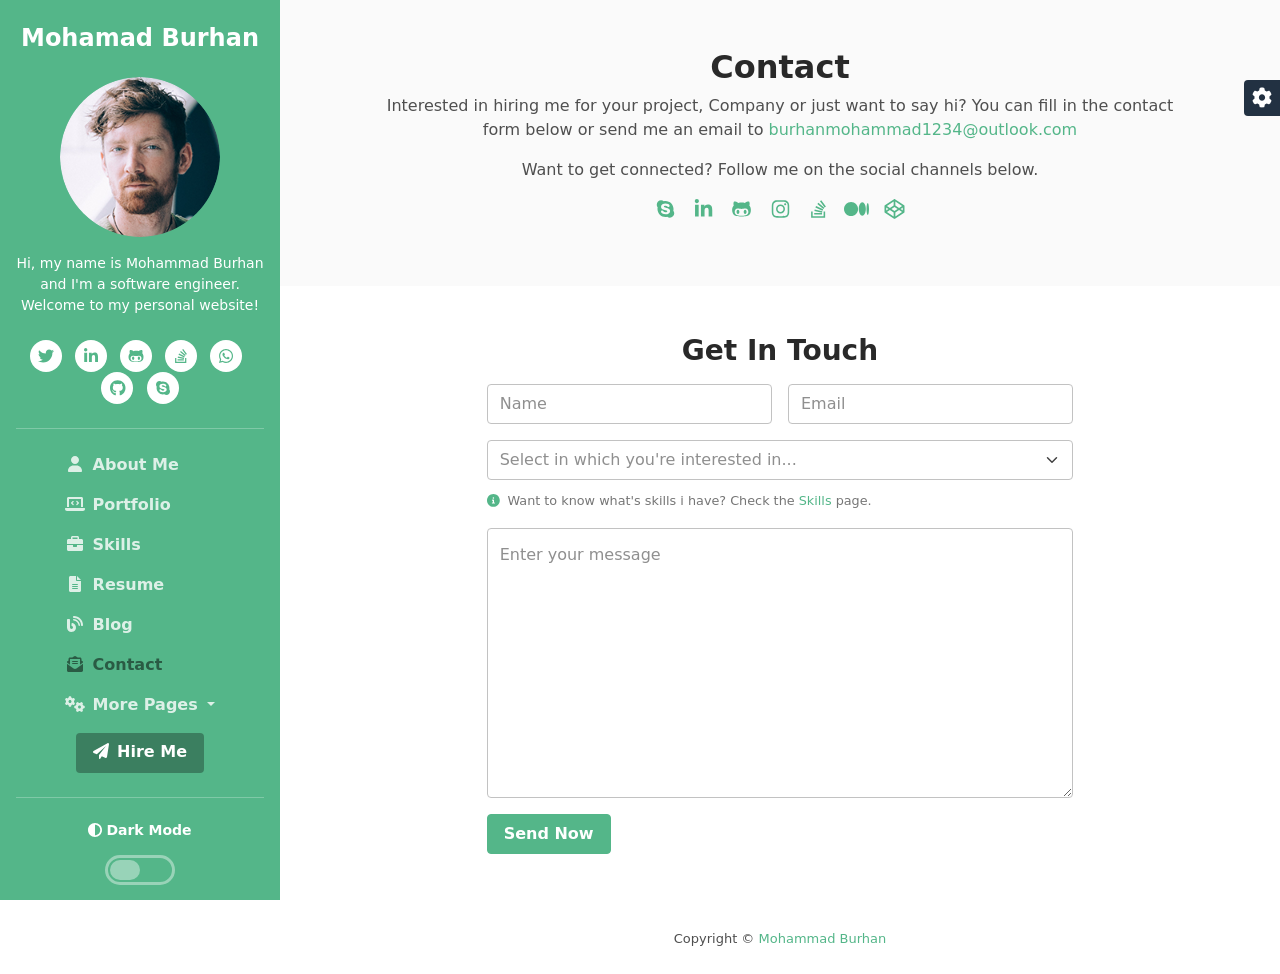
<file: portfolio/contact.html>
<!DOCTYPE html>
<html lang="en">

<head>
	<title>Mohammad Burhan</title>

	<!-- Meta -->
	<meta charset="utf-8">
	<meta http-equiv="X-UA-Compatible" content="IE=edge">
	<meta name="viewport" content="width=device-width, initial-scale=1.0">
	<meta name="description" content="">
	<meta name="author" content="">
	<link rel="shortcut icon" href="favicon.ico">

	<!-- Google Fonts -->
	<link href="https://fonts.googleapis.com/css?family=Roboto:300,400,500,700" rel="stylesheet">

	<!-- FontAwesome JS -->
	<script defer src="assets/fontawesome/js/all.js"></script>

	<!-- Theme CSS -->
	<link id="theme-style" rel="stylesheet" href="assets/css/theme-1.css">

</head>

<body>

	<header class="header text-center">
		<div class="force-overflow">
			<h1 class="blog-name pt-lg-4 mb-0"><a class="no-text-decoration" href="index.html">Mohamad Burhan</a></h1>

			<nav class="navbar navbar-expand-lg navbar-dark">

				<button class="navbar-toggler" type="button" data-bs-toggle="collapse" data-bs-target="#navigation"
					aria-controls="navigation" aria-expanded="false" aria-label="Toggle navigation">
					<span class="navbar-toggler-icon"></span>
				</button>

				<div id="navigation" class="collapse navbar-collapse flex-column">
					<div class="profile-section pt-3 pt-lg-0">
						<img class="profile-image mb-3 rounded-circle mx-auto" src="assets/images/profile.png"
							alt="image">

						<div class="bio mb-3">Hi, my name is Mohammad Burhan and I'm a software engineer. Welcome to my
							personal website!</div><!--//bio-->
							<ul class="social-list list-inline py-2 mx-auto">
								<li class="list-inline-item"><a href="#"><i class="fab fa-twitter fa-fw"></i></a></li>
								<li class="list-inline-item"><a href="https://www.linkedin.com/in/burhanmohammad/"><i class="fab fa-linkedin-in fa-fw"></i></a></li>
								<li class="list-inline-item"><a href="https://github.com/BurhanMohammad"><i class="fab fa-github-alt fa-fw"></i></a></li>
								<li class="list-inline-item"><a href="#"><i class="fab fa-stack-overflow fa-fw"></i></a>
								</li>
								<li class="list-inline-item"><a href="https://wa.me/917036037203"><i class="fa-brands fa-whatsapp"></i></a></li>
								<li class="list-inline-item"><a href="https://github.com/BurhanMohammad"><i class="fa-brands fa-github"></i></a></li>
								<li class="list-inline-item"><a href="https://join.skype.com/yjbxl233XgfF"><i class="fa-brands fa-skype"></i></a></li>
	
							</ul><!--//social-list-->
						<hr>
					</div><!--//profile-section-->

					<ul class="navbar-nav flex-column text-start">
						<li class="nav-item">
							<a class="nav-link" href="index.html"><i class="fas fa-user fa-fw me-2"></i>About Me</a>
						</li>
						<li class="nav-item">
							<a class="nav-link" href="portfolio.html"><i
									class="fas fa-laptop-code fa-fw me-2"></i>Portfolio</a>
						</li>
						<!-- <li class="nav-item">
							<a class="nav-link" href="services.html"><i class="fas fa-briefcase fa-fw me-2"></i>Services
								&amp; Pricing</a>
						</li> -->
						<li class="nav-item">
							<a class="nav-link" href="skills.html"><i class="fas fa-briefcase fa-fw me-2"></i>Skills
							</a>
						</li>
						<li class="nav-item">
							<a class="nav-link" href="resume.html"><i class="fas fa-file-alt fa-fw me-2"></i>Resume</a>
						</li>
						<li class="nav-item">
							<a class="nav-link" href="blog-home.html"><i class="fas fa-blog fa-fw me-2"></i>Blog</a>
						</li>
						<li class="nav-item">
							<a class="nav-link active" href="contact.html"><i
									class="fas fa-envelope-open-text fa-fw me-2"></i>Contact<span
									class="sr-only">(current)</span></a>
						</li>
						<li class="nav-item dropdown">
							<a class="nav-link dropdown-toggle" href="#" id="navbarDropdown" role="button"
								data-bs-toggle="dropdown" aria-expanded="false">
								<i class="fas fa-cogs fa-fw me-2"></i>More Pages
							</a>
							<ul class="dropdown-menu" aria-labelledby="navbarDropdown">
								<li><a class="dropdown-item" href="project.html">Project Page</a></li>
								<li><a class="dropdown-item" href="blog-home.html">Blog Home 1</a></li>
								<li><a class="dropdown-item" href="blog-home-alt.html">Blog Home 2</a></li>
								<li><a class="dropdown-item" href="blog-post.html">Blog Post</a></li>
							</ul>
						</li>
					</ul>

					<div class="my-2">
						<a class="btn btn-primary" href="contact.html" target="_blank"><i
								class="fas fa-paper-plane me-2"></i>Hire Me</a>
					</div>


					<div class="dark-mode-toggle text-center w-100">
						<hr class="mb-4">
						<h4 class="toggle-name mb-3 "><i class="fas fa-adjust me-1"></i>Dark Mode</h4>

						<input class="toggle" id="darkmode" type="checkbox">
						<label class="toggle-btn mx-auto mb-0" for="darkmode"></label>

					</div><!--//dark-mode-toggle-->
				</div>
			</nav>
		</div><!--//force-overflow-->
	</header>

	<div class="main-wrapper">
		<section class="cta-section theme-bg-light py-5">
			<div class="container text-center single-col-max-width">
				<h2 class="heading">Contact</h2>
				<div class="intro">
					<p>Interested in hiring me for your project, Company or just want to say hi? You can fill in the contact form
						below or send me an email to <a class="text-link" href="mailto:#">burhanmohammad1234@outlook.com</a>
					</p>
					<p>Want to get connected? Follow me on the social channels below.</p>
					<ul class="list-inline mb-0">
						<li class="list-inline-item mb-3"><a class="skype" href="https://join.skype.com/invite/yjbxl233XgfF"><i
									class="fab fa-skype fa-fw fa-lg"></i></a></li>

						<li class="list-inline-item mb-3"><a class="linkedin" href="https://www.linkedin.com/in/burhanmohammad/"><i
									class="fab fa-linkedin-in fa-fw fa-lg"></i></a></li>
						<li class="list-inline-item mb-3"><a class="github" href="https://github.com/BurhanMohammad"><i
									class="fab fa-github-alt fa-fw fa-lg"></i></a></li>
						<li class="list-inline-item"><a class="instagram" href="#"><i
									class="fab fa-instagram fa-fw fa-lg"></i></a></li>
						<li class="list-inline-item mb-3"><a class="stack-overflow" href="#"><i
									class="fab fa-stack-overflow fa-fw fa-lg"></i></a></li>
						<li class="list-inline-item mb-3"><a class="medium" href="#"><i
									class="fab fa-medium-m fa-fw fa-lg"></i></a></li>
						<li class="list-inline-item mb-3"><a class="codepen" href="#"><i
									class="fab fa-codepen fa-fw fa-lg"></i></a></li>


						<!--<li class="list-inline-item mb-3"><a class="facebook" href="#"><i class="fab fa-facebook-f fa-fw fa-lg"></i></a></li>-->


					</ul><!--//social-list-->

				</div><!--//container-->


		</section>
		<section class="contact-section px-3 py-5 p-md-5">
			<div class="container">
				<form id="contact-form" class="contact-form col-lg-8 mx-lg-auto" method="post" action="">
					<h3 class="text-center mb-3">Get In Touch</h3>
					<div class="row g-3">
						<div class="col-12 col-md-6">
							<label class="sr-only" for="cname">Name</label>
							<input type="text" class="form-control" id="cname" name="name" placeholder="Name"
								minlength="2" required="" aria-required="true">
						</div>
						<div class="col-12 col-md-6">
							<label class="sr-only" for="cemail">Email</label>
							<input type="email" class="form-control" id="cemail" name="email" placeholder="Email"
								required="" aria-required="true">
						</div>
						<div class="col-12">
							<select id="services" class="form-select" name="services">
								<option selected>Select in which  you're interested in...</option>
								<option value="basic">Full-Stack</option>
								<option value="standard">Front-end</option>
								<option value="premium">Back-end</option>
								<option value="not sure">Not sure</option>
							</select>
							<div class="mt-2">
								<small class="form-text text-muted pt-1"><i
										class="fas fa-info-circle me-2 text-primary"></i>Want to know what's skills i have? Check the <a class="text-link" href="skills.html"
										target="_blank">Skills</a> page.</small>
							</div>
						</div>
						<div class="col-12">
							<label class="sr-only" for="cmessage">Your message</label>
							<textarea class="form-control" id="cmessage" name="message" placeholder="Enter your message"
								rows="10" required="" aria-required="true"></textarea>
						</div>
						<div class="form-group col-12">
							<button type="submit" class="btn btn-block btn-primary py-2">Send Now</button>
						</div>
					</div><!--//form-row-->
				</form>
			</div><!--//container-->
		</section>

		<footer class="footer text-center py-4">
			<small class="copyright">Copyright &copy; <a href=""
					target="_blank">Mohammad Burhan</a></small>
		</footer>

	</div><!--//main-wrapper-->

	<!-- *****CONFIGURE STYLE (REMOVE ON YOUR PRODUCTION SITE)****** -->
	<div id="config-panel" class="config-panel config-panel-hide d-none d-lg-block">
		<div class="panel-inner">
			<a id="config-trigger" class="config-trigger text-center" href="#"><i class="fas fa-cog mx-auto"
					data-fa-transform="down-6"></i></a>
			<h5 class="panel-title">Choose Colour</h5>
			<ul id="color-options" class="list-inline mb-0">
				<li class="theme-1 active list-inline-item"><a data-style="assets/css/theme-1.css" href="#"></a></li>
				<li class="theme-2  list-inline-item"><a data-style="assets/css/theme-2.css" href="#"></a></li>
				<li class="theme-3  list-inline-item"><a data-style="assets/css/theme-3.css" href="#"></a></li>
				<li class="theme-4  list-inline-item"><a data-style="assets/css/theme-4.css" href="#"></a></li>
				<li class="theme-5  list-inline-item"><a data-style="assets/css/theme-5.css" href="#"></a></li>
				<li class="theme-6  list-inline-item"><a data-style="assets/css/theme-6.css" href="#"></a></li>
				<li class="theme-7  list-inline-item"><a data-style="assets/css/theme-7.css" href="#"></a></li>
				<li class="theme-8  list-inline-item"><a data-style="assets/css/theme-8.css" href="#"></a></li>
				<li class="theme-9  list-inline-item"><a data-style="assets/css/theme-9.css" href="#"></a></li>
				<li class="theme-10  list-inline-item"><a data-style="assets/css/theme-10.css" href="#"></a></li>
			</ul>
			<a id="config-close" class="close" href="#"><i class="fa fa-times-circle"></i></a>
		</div><!--//panel-inner-->
	</div><!--//configure-panel-->

	<!-- Javascript -->
	<script src="assets/plugins/popper.min.js"></script>
	<script src="assets/plugins/bootstrap/js/bootstrap.min.js"></script>

	<!-- Dark Mode -->
	<script src="assets/plugins/js-cookie.min.js"></script>
	<script src="assets/js/dark-mode.js"></script>

	<!-- Style Switcher (REMOVE ON YOUR PRODUCTION SITE) -->
	<script src="assets/js/demo/style-switcher.js"></script>


</body>

</html>
</file>
<file: assets/plugins/tiny-slider/tiny-slider.css>
.tns-outer {
    padding: 0 !important
}

.tns-outer [hidden] {
    display: none !important
}

.tns-outer [aria-controls],
.tns-outer [data-action] {
    cursor: pointer
}

.tns-slider {
    -webkit-transition: all 0s;
    -moz-transition: all 0s;
    transition: all 0s
}

.tns-slider>.tns-item {
    -webkit-box-sizing: border-box;
    -moz-box-sizing: border-box;
    box-sizing: border-box
}

.tns-horizontal.tns-subpixel {
    white-space: nowrap
}

.tns-horizontal.tns-subpixel>.tns-item {
    display: inline-block;
    vertical-align: top;
    white-space: normal
}

.tns-horizontal.tns-no-subpixel:after {
    content: '';
    display: table;
    clear: both
}

.tns-horizontal.tns-no-subpixel>.tns-item {
    float: left
}

.tns-horizontal.tns-carousel.tns-no-subpixel>.tns-item {
    margin-right: -100%
}

.tns-no-calc {
    position: relative;
    left: 0
}

.tns-gallery {
    position: relative;
    left: 0;
    min-height: 1px
}

.tns-gallery>.tns-item {
    position: absolute;
    left: -100%;
    -webkit-transition: transform 0s, opacity 0s;
    -moz-transition: transform 0s, opacity 0s;
    transition: transform 0s, opacity 0s
}

.tns-gallery>.tns-slide-active {
    position: relative;
    left: auto !important
}

.tns-gallery>.tns-moving {
    -webkit-transition: all 0.25s;
    -moz-transition: all 0.25s;
    transition: all 0.25s
}

.tns-autowidth {
    display: inline-block
}

.tns-lazy-img {
    -webkit-transition: opacity 0.6s;
    -moz-transition: opacity 0.6s;
    transition: opacity 0.6s;
    opacity: 0.6
}

.tns-lazy-img.tns-complete {
    opacity: 1
}

.tns-ah {
    -webkit-transition: height 0s;
    -moz-transition: height 0s;
    transition: height 0s
}

.tns-ovh {
    overflow: hidden
}

.tns-visually-hidden {
    position: absolute;
    left: -10000em
}

.tns-transparent {
    opacity: 0;
    visibility: hidden
}

.tns-fadeIn {
    opacity: 1;
    filter: alpha(opacity=100);
    z-index: 0
}

.tns-normal,
.tns-fadeOut {
    opacity: 0;
    filter: alpha(opacity=0);
    z-index: -1
}

.tns-vpfix {
    white-space: nowrap
}

.tns-vpfix>div,
.tns-vpfix>li {
    display: inline-block
}

.tns-t-subp2 {
    margin: 0 auto;
    width: 310px;
    position: relative;
    height: 10px;
    overflow: hidden
}

.tns-t-ct {
    width: 2333.3333333%;
    width: -webkit-calc(100% * 70 / 3);
    width: -moz-calc(100% * 70 / 3);
    width: calc(100% * 70 / 3);
    position: absolute;
    right: 0
}

.tns-t-ct:after {
    content: '';
    display: table;
    clear: both
}

.tns-t-ct>div {
    width: 1.4285714%;
    width: -webkit-calc(100% / 70);
    width: -moz-calc(100% / 70);
    width: calc(100% / 70);
    height: 10px;
    float: left
}

/*# sourceMappingURL=sourcemaps/tiny-slider.css.map */
</file>
<file: assets/css/skill.css>
.progress {
  width: 150px;
  height: 150px !important;
  float: left;
  line-height: 150px;
  background: none;
  margin: 20px;
  box-shadow: none;
  position: relative;
}

.progress:after {
  content: "";
  width: 100%;
  height: 100%;
  border-radius: 50%;
  border: 12px solid #fff;
  position: absolute;
  top: 0;
  left: 0;
}

.progress>span {
  width: 50%;
  height: 100%;
  overflow: hidden;
  position: absolute;
  top: 0;
  z-index: 1;
}

.progress .progress-left {
  left: 0;
}

.progress .progress-bar {
  width: 100%;
  height: 100%;
  background: none;
  border-width: 12px;
  border-style: solid;
  position: absolute;
  top: 0;
}

.progress .progress-left .progress-bar {
  left: 100%;
  border-top-right-radius: 80px;
  border-bottom-right-radius: 80px;
  border-left: 0;
  -webkit-transform-origin: center left;
  transform-origin: center left;
}

.progress .progress-right {
  right: 0;
}

.progress .progress-right .progress-bar {
  left: -100%;
  border-top-left-radius: 80px;
  border-bottom-left-radius: 80px;
  border-right: 0;
  -webkit-transform-origin: center right;
  transform-origin: center right;
  animation: loading-1 1.8s linear forwards;
}

.progress .progress-value {
  width: 90%;
  height: 90%;
  border-radius: 50%;
  background: #000;
  font-size: 24px;
  color: #fff;
  line-height: 135px;
  text-align: center;
  position: absolute;
  top: 5%;
  left: 5%;
}

.progress.blue .progress-bar {
  border-color: blue;
  /* python    */
}

.progress.blue .progress-left .progress-bar {
  animation: loading-2 1.5s linear forwards 1.8s;
}

.progress.yellow .progress-bar {
  border-color: yellow;
}

.progress.yellow .progress-right .progress-bar {
  animation: loading-3 1.8s linear forwards;
}

.progress.yellow .progress-left .progress-bar {
  animation: none;
}

.progress.steelblue .progress-bar {
  border-color: steelblue;
  /* odoo*/
}

.progress.steelblue .progress-left .progress-bar {
  animation: loading-4 1.5s linear forwards 1.8s;
}

/* Django*/
/* .progress.orange .progress-bar {
  border-color: orange;                                         
}
.progress.orange .progress-left .progress-bar {
  animation: loading-5 1.5s linear forwards 1.8s;
} */
/* .progress.orange .progress-bar {
  border-color: orange;
}
.progress.orange .progress-left .progress-bar {
  animation: loading-6 1.5s linear forwards 1.8s;
} */
.progress.orange .progress-bar {
  border-color: orange;
}

.progress.orange .progress-left .progress-bar {
  animation: loading-7 1.5s linear forwards 1.8s;
}

.progress.purple .progress-bar {
  border-color: purple;
  /*HTML     */
}

.progress.purple .progress-left .progress-bar {
  animation: loading-8 1.5s linear forwards 1.8s;
}

.progress.black .progress-bar {
  border-color: #D67553;
  /*CSS     */
}

.progress.black .progress-left .progress-bar {
  animation: loading-9 1.5s linear forwards 1.8s;
}

.progress.gray .progress-bar {
  border-color: gray;
  /*bootstrap     */
}

.progress.gray .progress-left .progress-bar {
  animation: loading-10 1.5s linear forwards 1.8s;
}

.progress.red .progress-bar {
  border-color: #60100B;
  /*SQL     */
}

.progress.red .progress-left .progress-bar {
  animation: loading-11 1.5s linear forwards 1.8s;
}

.progress.indigo .progress-bar {
  border-color: indigo;
  /*Figma     */
}

.progress.indigo .progress-left .progress-bar {
  animation: loading-12 1.5s linear forwards 1.8s;
}

.progress.violet .progress-bar {
  border-color: violet;
  /*Github     */
}

.progress.violet .progress-left .progress-bar {
  animation: loading-13 1.5s linear forwards 1.8s;
}

.progress.powderblue .progress-bar {
  border-color: powderblue;
  /*javascript    */
}

.progress.powderblue .progress-left .progress-bar {
  animation: loading-11 1.5s linear forwards 1.8s;
}

.progress.green .progress-bar {
  border-color:  #828bdf;
  /*office 365    */
}

.progress.green .progress-left .progress-bar {
  animation: loading-4 1.5s linear forwards 1.8s;
}


.progress.pink .progress-bar {
  border-color: pink;
  /*Microsoft    */
}

.progress.pink .progress-left .progress-bar {
  animation: loading-4 1.5s linear forwards 1.8s;
}



@keyframes loading-1 {
  0% {
    -webkit-transform: rotate(0deg);
    transform: rotate(0deg);
  }

  100% {
    -webkit-transform: rotate(180deg);
    transform: rotate(180deg);
  }
}

@keyframes loading-2 {
  0% {
    -webkit-transform: rotate(0deg);
    transform: rotate(0deg);
  }

  100% {
    -webkit-transform: rotate(180deg);
    transform: rotate(180deg);
  }
}

@keyframes loading-3 {
  0% {
    -webkit-transform: rotate(0deg);
    transform: rotate(0deg);
  }

  100% {
    -webkit-transform: rotate(144deg);
    transform: rotate(144deg);
  }
}

@keyframes loading-4 {
  0% {
    -webkit-transform: rotate(0deg);
    transform: rotate(0deg);
  }

  100% {
    -webkit-transform: rotate(162deg);
    transform: rotate(162deg);
  }
}

/* @keyframes loading-5 {
  0% {
    -webkit-transform: rotate(0deg);
    transform: rotate(0deg);
  }
  100% {
    -webkit-transform: rotate(162deg);
    transform: rotate(162deg);
  }
} */
/* @keyframes loading-6 {
  0% {
    -webkit-transform: rotate(0deg);
    transform: rotate(0deg);
  }
  100% {
    -webkit-transform: rotate(162deg);
    transform: rotate(162deg);
  }
} */
@keyframes loading-7 {
  0% {
    -webkit-transform: rotate(0deg);
    transform: rotate(0deg);
  }

  100% {
    -webkit-transform: rotate(162deg);
    transform: rotate(162deg);
  }
}

@keyframes loading-8 {
  0% {
    -webkit-transform: rotate(0deg);
    transform: rotate(0deg);
  }

  100% {
    -webkit-transform: rotate(121.5deg);
    transform: rotate(121.5deg);
  }
}

@keyframes loading-9 {
  0% {
    -webkit-transform: rotate(0deg);
    transform: rotate(0deg);
  }

  100% {
    -webkit-transform: rotate(121.5deg);
    transform: rotate(121.5deg);
  }
}

@keyframes loading-10 {
  0% {
    -webkit-transform: rotate(0deg);
    transform: rotate(0deg);
  }

  100% {
    -webkit-transform: rotate(90deg);
    transform: rotate(90deg);
  }
}

@keyframes loading-11 {
  0% {
    -webkit-transform: rotate(0deg);
    transform: rotate(0deg);
  }

  100% {
    -webkit-transform: rotate(144deg);
    transform: rotate(144deg);
  }
}

@keyframes loading-12 {
  0% {
    -webkit-transform: rotate(0deg);
    transform: rotate(0deg);
  }

  100% {
    -webkit-transform: rotate(162deg);
    transform: rotate(162deg);
  }
}

@keyframes loading-13 {
  0% {
    -webkit-transform: rotate(0deg);
    transform: rotate(0deg);
  }

  100% {
    -webkit-transform: rotate(162deg);
    transform: rotate(162deg);
  }
}

@keyframes loading-15 {
  0% {
    -webkit-transform: rotate(0deg);
    transform: rotate(0deg);
  }

  100% {
    -webkit-transform: rotate(144deg);
    transform: rotate(144deg);
  }
}

@keyframes loading-15 {
  0% {
    -webkit-transform: rotate(0deg);
    transform: rotate(0deg);
  }

  100% {
    -webkit-transform: rotate(144deg);
    transform: rotate(144deg);
  }
}

/* @keyframes loading-16 {
  0% {
    -webkit-transform: rotate(0deg);
    transform: rotate(0deg);
  }

  100% {
    -webkit-transform: rotate(162deg);
    transform: rotate(162deg);
  }
} */
</file>
<file: assets/css/cmming.css>
h3 {
    font-size: 1.5em;
    font-weight: 100;
    letter-spacing: 1em;
    text-shadow: 0px 0px 20px #1abb9c;
    color: #1abb9c;
    display: inline-block;
}
.container {
    font-size: 16px;
    top: 50%;
    left: 35%;
    position: inherit;
    color: #fff;
    text-align: center;
}
.bar {
    height: 0.3em;
    width: 30em;
    border-radius: 10px;
    background: transparent;
    box-shadow: inset 0px 0px 8px rgba(50, 50, 50, 1);
    overflow: hidden;
    padding: 5px;
    margin-left: 26%;
}
.progress {
    height: inherit;
    border-radius: inherit;
    width: 0;
    background: #1abb9c;
    animation: load 3s linear infinite;
    animation-delay: 2s;
}
@keyframes load {
    0% {
        width: 0%;
   }
    50% {
        width: 100%;
   }
    100% {
        width: 0%;
        float: right;
   }
}
</file>
<file: portfolio/assets/css/cmming.css>
h3 {
    font-size: 1.5em;
    font-weight: 100;
    letter-spacing: 1em;
    text-shadow: 0px 0px 20px #1abb9c;
    color: #1abb9c;
    display: inline-block;
}
.container {
    font-size: 16px;
    top: 50%;
    left: 35%;
    position: inherit;
    color: #fff;
    text-align: center;
}
.bar {
    height: 0.3em;
    width: 30em;
    border-radius: 10px;
    background: transparent;
    box-shadow: inset 0px 0px 8px rgba(50, 50, 50, 1);
    overflow: hidden;
    padding: 5px;
    margin-left: 26%;
}
.progress {
    height: inherit;
    border-radius: inherit;
    width: 0;
    background: #1abb9c;
    animation: load 3s linear infinite;
    animation-delay: 2s;
}
@keyframes load {
    0% {
        width: 0%;
   }
    50% {
        width: 100%;
   }
    100% {
        width: 0%;
        float: right;
   }
}
</file>
